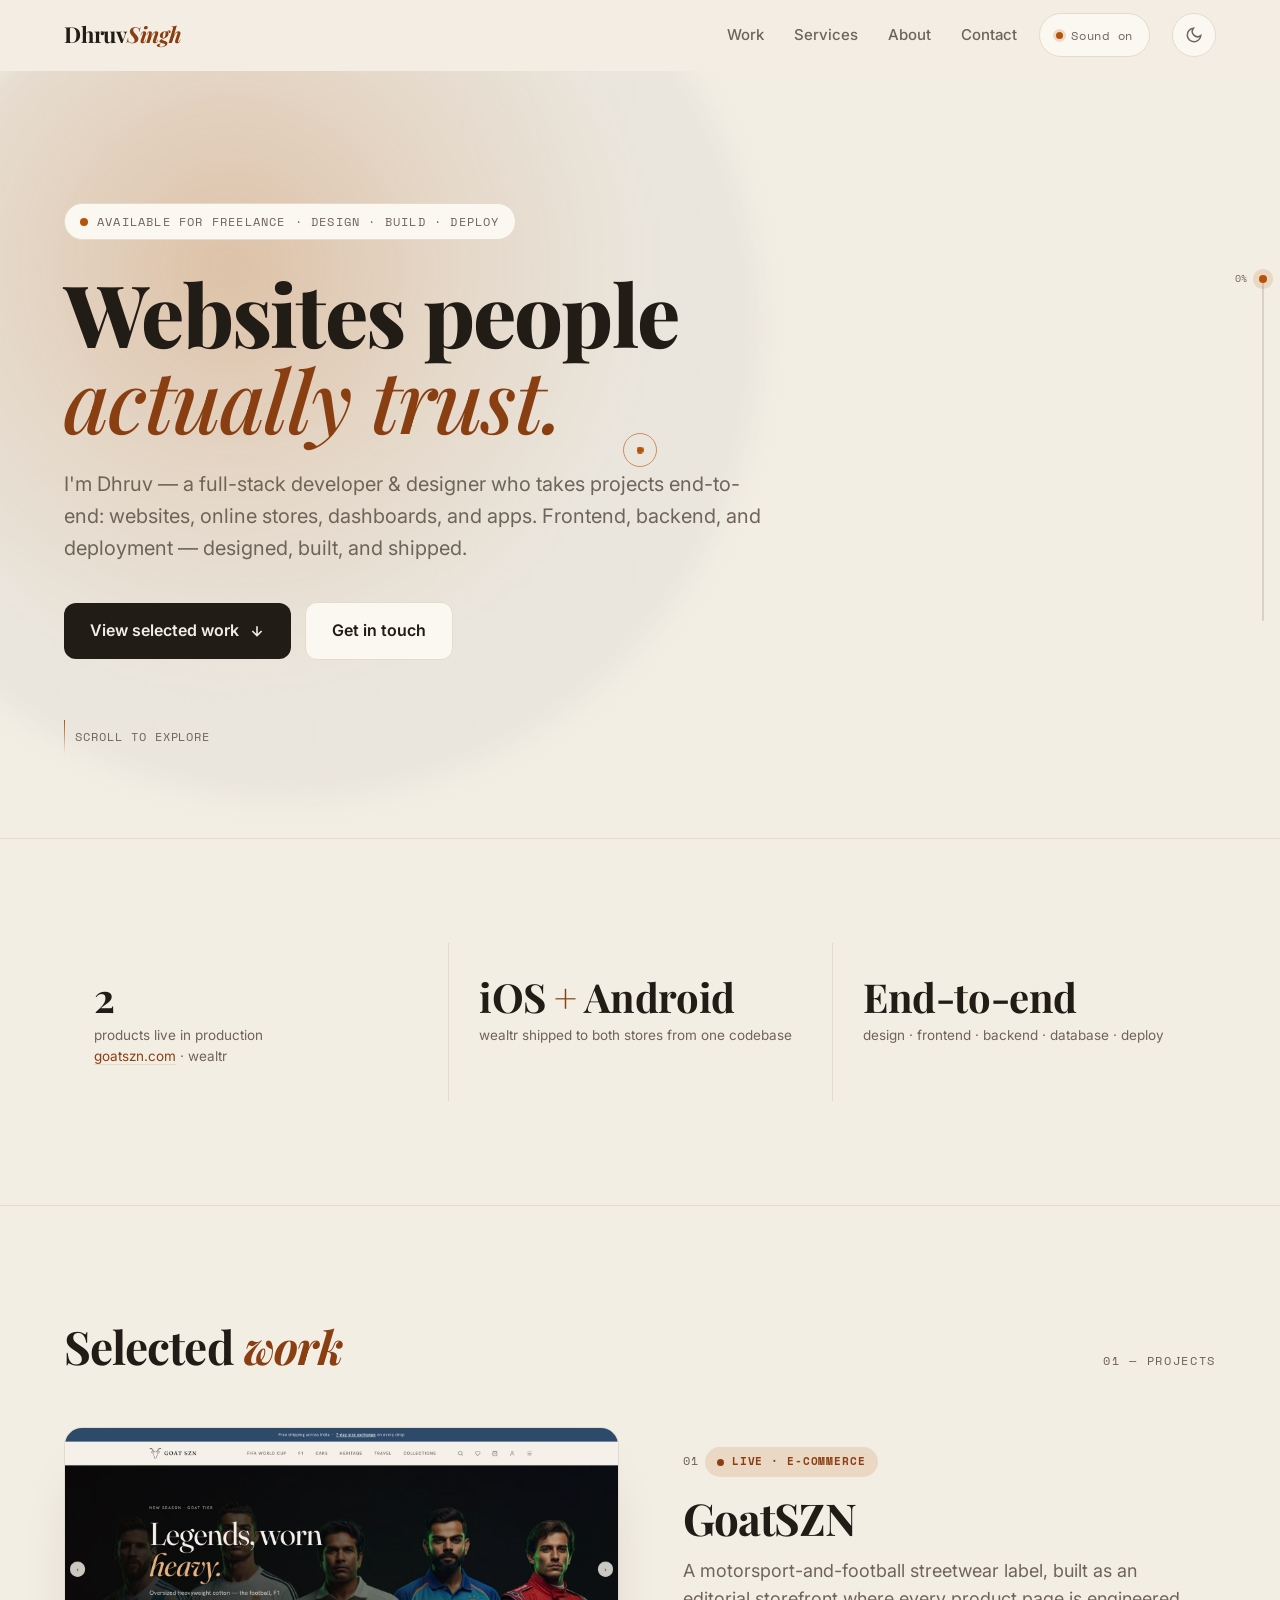
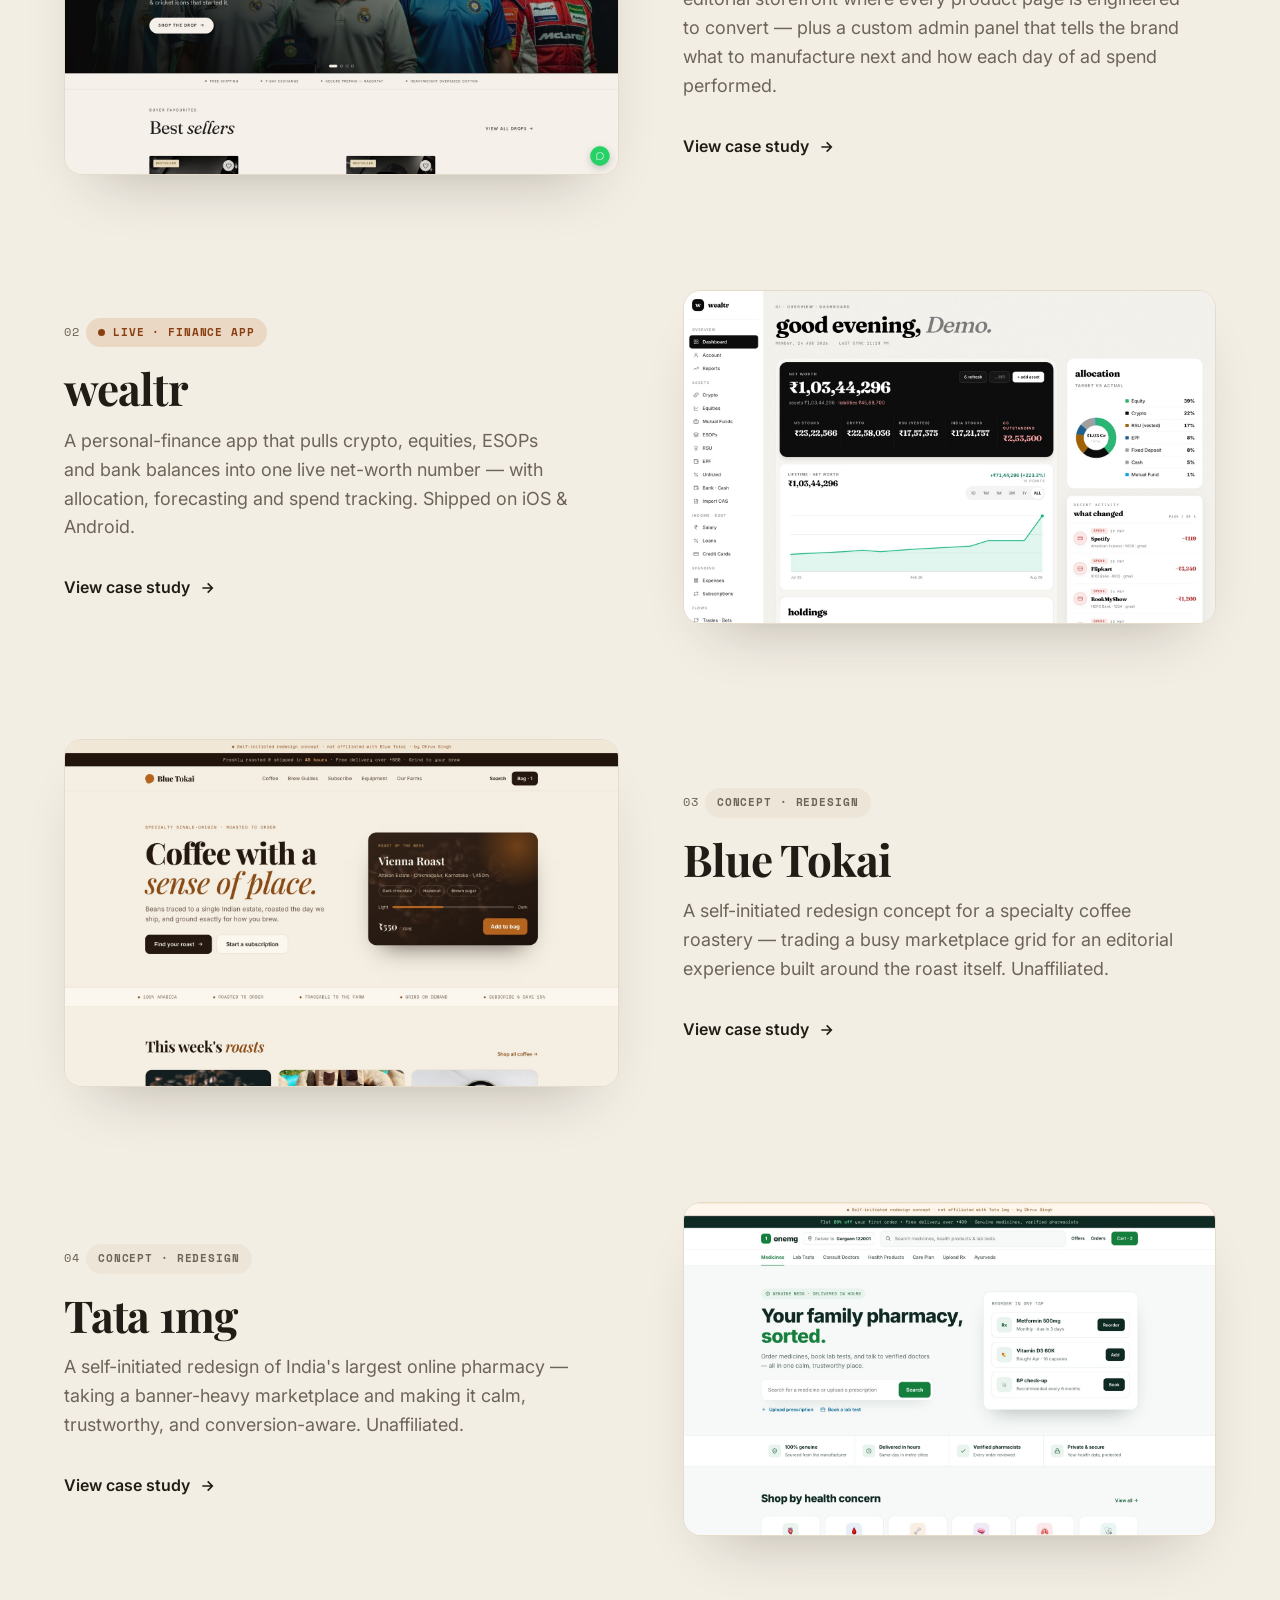
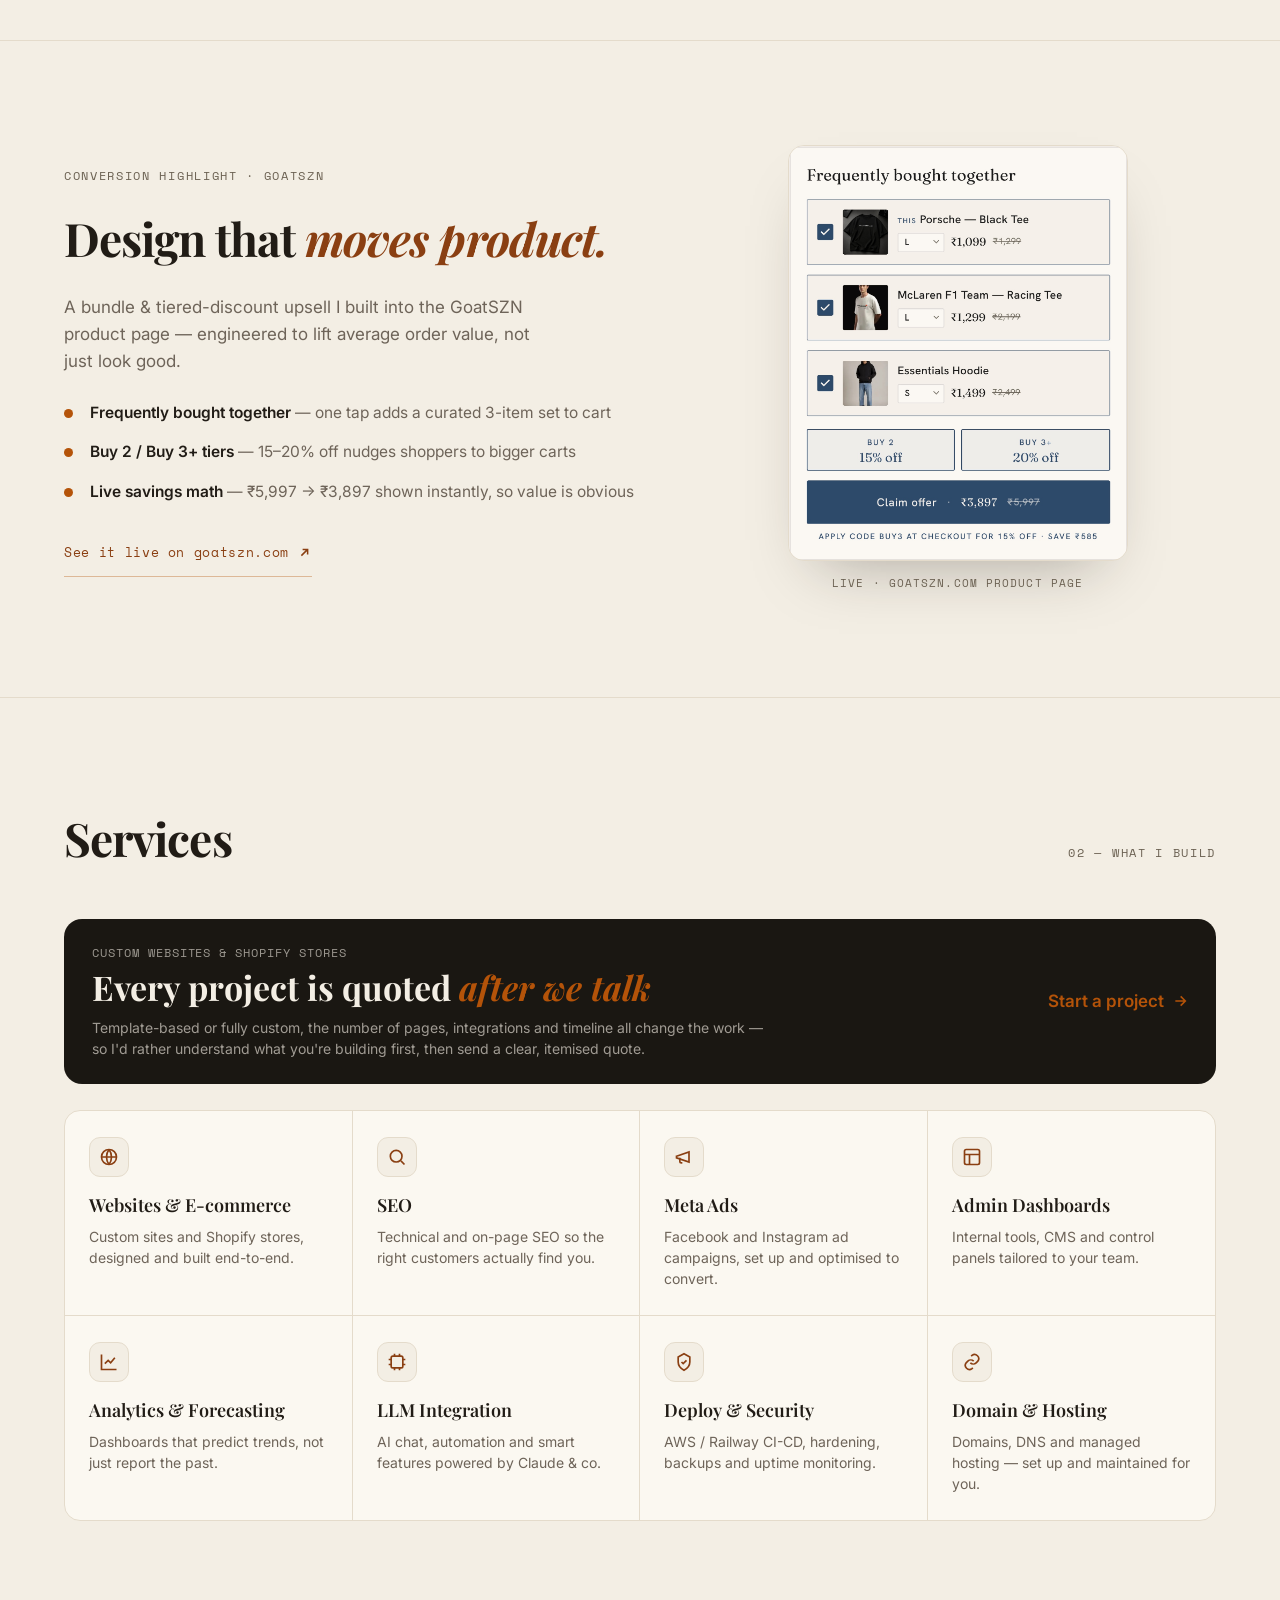
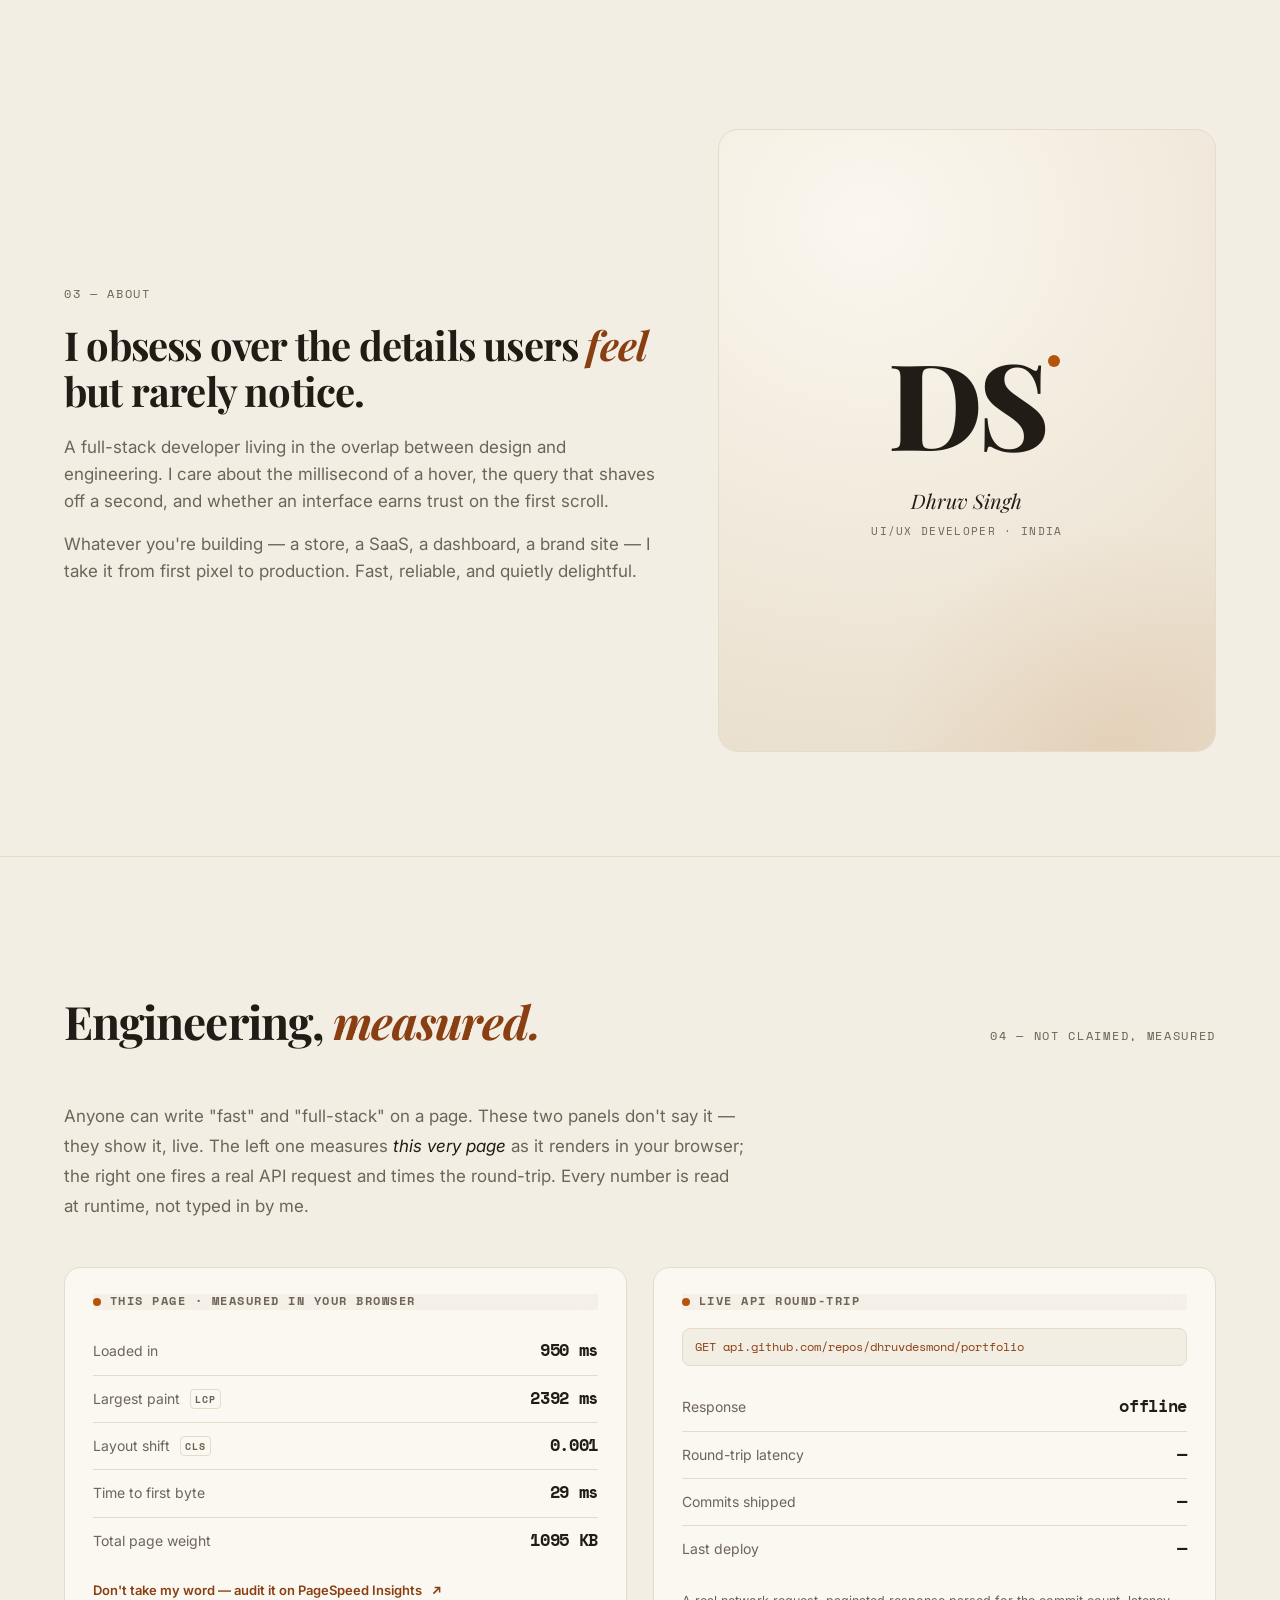
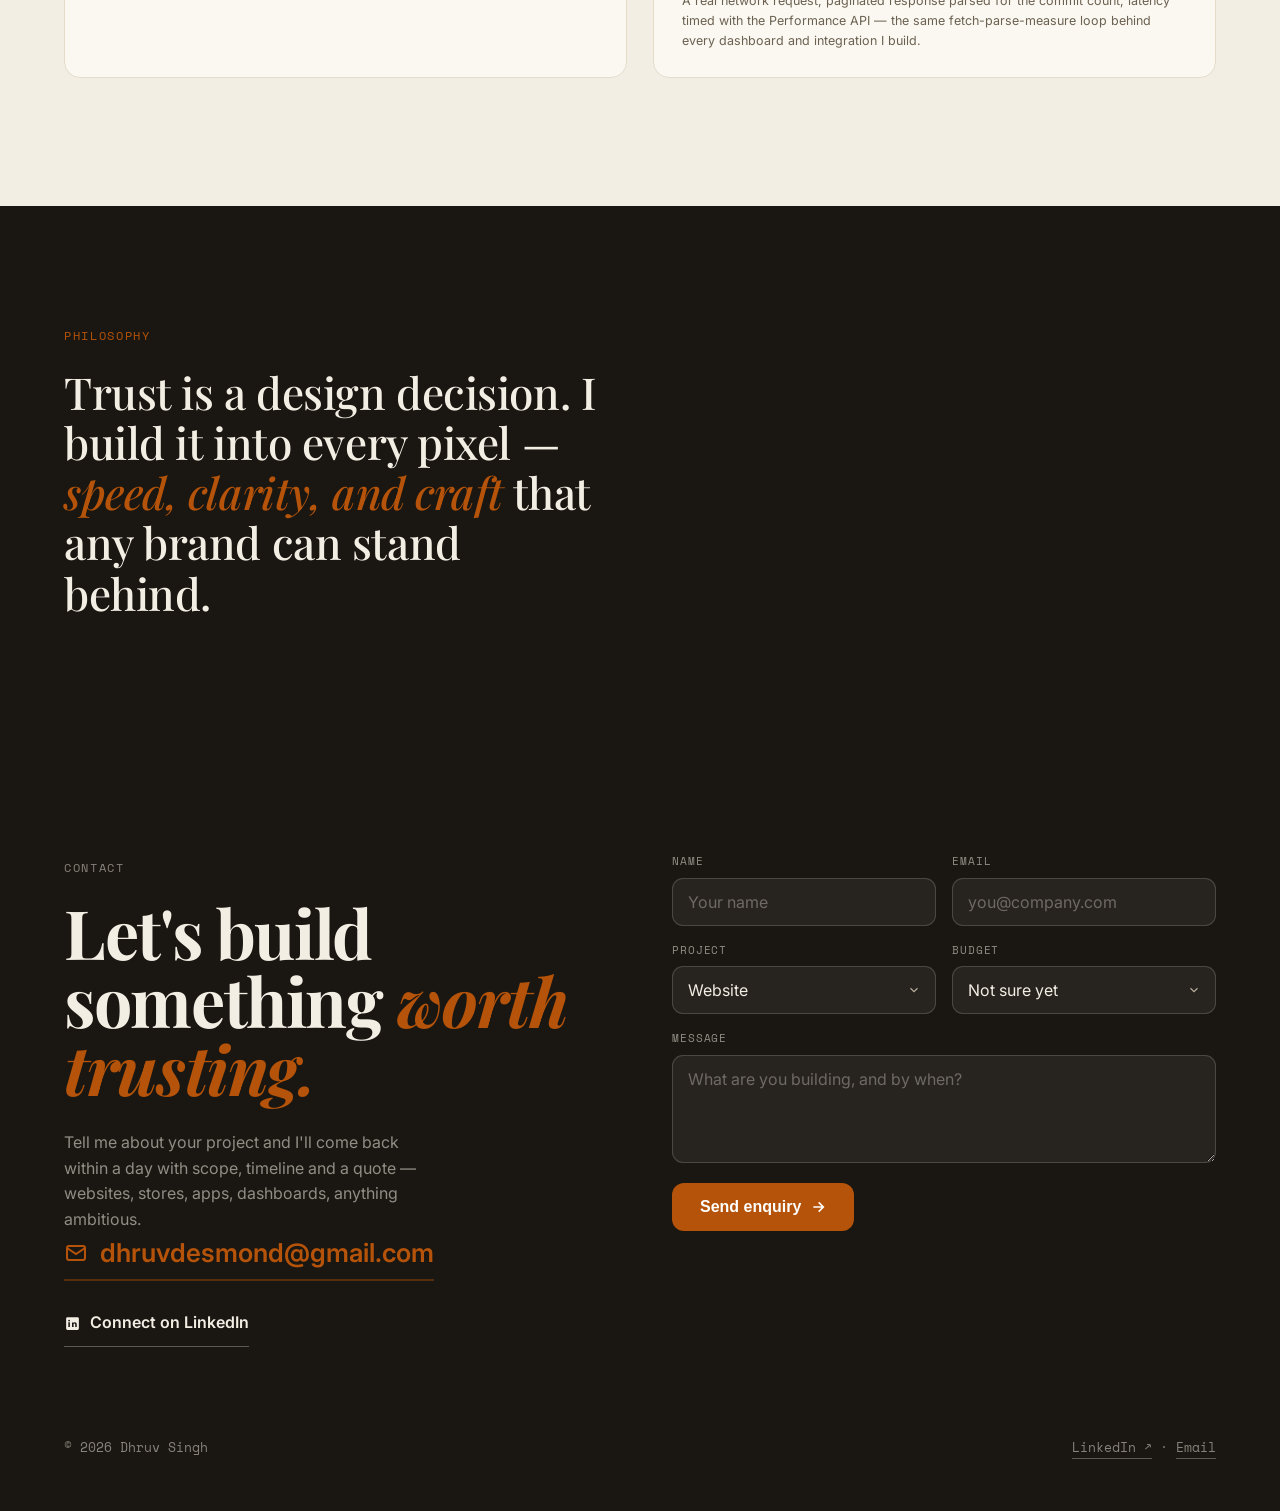
<file: index.html>
<!doctype html>
<html lang="en">
<head>
<meta charset="utf-8" />
<meta name="viewport" content="width=device-width, initial-scale=1" />
<title>Dhruv Singh — Full-Stack Developer &amp; Designer</title>
<meta name="description" content="Freelance full-stack developer & designer — websites, online stores, dashboards and apps, designed, built and deployed end-to-end." />
<link rel="icon" type="image/svg+xml" href="assets/favicon.svg" />
<link rel="preconnect" href="https://fonts.googleapis.com" />
<link rel="preconnect" href="https://fonts.gstatic.com" crossorigin />
<link href="https://fonts.googleapis.com/css2?family=Playfair+Display:ital,wght@0,500;0,600;0,700;0,800;1,500;1,600&family=Inter:wght@400;500;600;700&family=Space+Mono:wght@400;700&display=swap" rel="stylesheet" />
<script>(function(){var t='light';try{t=localStorage.getItem('theme')||'light';}catch(e){}document.documentElement.setAttribute('data-theme',t);})();</script>
<link rel="stylesheet" href="styles.css?v=5" />
</head>
<body>
  <canvas id="trail"></canvas>
  <div id="dot" class="cur" aria-hidden="true"></div>
  <div id="ring" class="cur" aria-hidden="true"></div>

  <header id="hdr"><div class="wrap"><nav>
    <a class="brand" href="#top">Dhruv <em>Singh</em></a>
    <div class="nav-right">
      <div class="navlinks" id="navlinks">
        <a href="#work">Work</a><a href="#services">Services</a><a href="#about">About</a><a href="#contact">Contact</a>
      </div>
      <button class="sound-toggle on" id="sound" aria-pressed="true"><span class="dotled"></span><span id="sound-label">Sound on</span></button>
      <button class="theme-toggle" id="theme" aria-label="Switch to dark mode"><svg class="ic-moon" width="18" height="18" viewBox="0 0 24 24" fill="none" stroke="currentColor" stroke-width="2"><path d="M21 12.8A9 9 0 1 1 11.2 3a7 7 0 0 0 9.8 9.8z"/></svg><svg class="ic-sun" width="18" height="18" viewBox="0 0 24 24" fill="none" stroke="currentColor" stroke-width="2"><circle cx="12" cy="12" r="4"/><path d="M12 2v2M12 20v2M4 12H2M22 12h-2M5 5l1.4 1.4M17.6 17.6L19 19M19 5l-1.4 1.4M6.4 17.6L5 19"/></svg></button>
      <button class="menu-btn" id="menuBtn" aria-label="Open menu" aria-expanded="false">
        <span></span><span></span><span></span>
      </button>
    </div>
  </nav></div></header>

  <main id="top">
    <!-- HERO -->
    <section class="hero"><div class="hero-glow" aria-hidden="true"></div><div class="wrap">
      <span class="eyebrow reveal"><span class="pulse"></span> Available for freelance<span class="sm-hide"> · Design · Build · Deploy</span></span>
      <h1 class="reveal">Websites people <em>actually trust.</em></h1>
      <p class="lead reveal">I'm Dhruv — a full-stack developer &amp; designer who takes projects end-to-end: websites, online stores, dashboards, and apps. Frontend, backend, and deployment — designed, built, and shipped.</p>
      <div class="cta-row reveal">
        <a href="#work" class="btn btn-primary" data-mag>View selected work
          <svg width="16" height="16" viewBox="0 0 24 24" fill="none" stroke="currentColor" stroke-width="2.4"><path d="M12 5v14M5 12l7 7 7-7"/></svg></a>
        <a href="#contact" class="btn btn-ghost" data-mag>Get in touch</a>
      </div>
      <div class="scrollcue reveal"><span class="bar"></span> SCROLL TO EXPLORE</div>
    </div></section>

    <!-- PROOF STRIP — verifiable facts only -->
    <section class="proof"><div class="wrap proof-row">
      <div class="proof-item reveal"><span class="proof-n">2</span><span class="proof-l">products live in production<br><a href="https://www.goatszn.com" target="_blank" rel="noopener">goatszn.com</a> · wealtr</span></div>
      <div class="proof-item reveal"><span class="proof-n">iOS <i>+</i> Android</span><span class="proof-l">wealtr shipped to both stores from one codebase</span></div>
      <div class="proof-item reveal"><span class="proof-n">End&#8209;to&#8209;end</span><span class="proof-l">design · frontend · backend · database · deploy</span></div>
    </div></section>

    <!-- WORK -->
    <section id="work"><div class="wrap">
      <div class="sec-head">
        <h2 class="sec-title reveal">Selected <em>work</em></h2>
        <span class="eyebrow-label reveal">01 — Projects</span>
      </div>
      <div class="features">
        <article class="feature">
          <a class="feature-img reveal" href="case-goatszn.html" aria-label="GoatSZN case study">
            <img src="assets/goatszn-card.jpg" width="1600" height="1000" loading="lazy"
                 alt="GoatSZN e-commerce homepage — editorial 'Legends, worn heavy' hero over a lineup of sports icons" />
          </a>
          <div class="feature-text reveal">
            <span class="feature-num">01</span>
            <span class="feature-tag live"><span class="dotled" style="width:7px;height:7px;border-radius:50%;background:currentColor"></span> Live · E-commerce</span>
            <h3>GoatSZN</h3>
            <p>A motorsport-and-football streetwear label, built as an editorial storefront where every product page is engineered to convert — plus a custom admin panel that tells the brand what to manufacture next and how each day of ad spend performed.</p>
            <a class="feature-link" href="case-goatszn.html" data-mag>View case study
              <svg width="16" height="16" viewBox="0 0 24 24" fill="none" stroke="currentColor" stroke-width="2.4"><path d="M5 12h14M13 5l7 7-7 7"/></svg></a>
          </div>
        </article>
        <article class="feature reverse">
          <a class="feature-img reveal" href="case-wealtr.html" aria-label="wealtr case study">
            <img src="assets/wealtr-card.jpg" width="1600" height="1000" loading="lazy"
                 alt="wealtr dashboard — net-worth overview with allocation donut, lifetime chart and recent activity feed" />
          </a>
          <div class="feature-text reveal">
            <span class="feature-num">02</span>
            <span class="feature-tag live"><span class="dotled" style="width:7px;height:7px;border-radius:50%;background:currentColor"></span> Live · Finance app</span>
            <h3>wealtr</h3>
            <p>A personal-finance app that pulls crypto, equities, ESOPs and bank balances into one live net-worth number — with allocation, forecasting and spend tracking. Shipped on iOS &amp; Android.</p>
            <a class="feature-link" href="case-wealtr.html" data-mag>View case study
              <svg width="16" height="16" viewBox="0 0 24 24" fill="none" stroke="currentColor" stroke-width="2.4"><path d="M5 12h14M13 5l7 7-7 7"/></svg></a>
          </div>
        </article>
        <article class="feature">
          <a class="feature-img reveal" href="case-bluetokai.html" aria-label="Blue Tokai coffee redesign concept">
            <img src="assets/after-bluetokai.jpg" width="1600" height="1000" loading="lazy"
                 alt="Blue Tokai redesign concept — editorial 'Coffee with a sense of place' hero with a roast-of-the-week card" />
          </a>
          <div class="feature-text reveal">
            <span class="feature-num">03</span>
            <span class="feature-tag concept">Concept · Redesign</span>
            <h3>Blue Tokai</h3>
            <p>A self-initiated redesign concept for a specialty coffee roastery — trading a busy marketplace grid for an editorial experience built around the roast itself. Unaffiliated.</p>
            <a class="feature-link" href="case-bluetokai.html" data-mag>View case study
              <svg width="16" height="16" viewBox="0 0 24 24" fill="none" stroke="currentColor" stroke-width="2.4"><path d="M5 12h14M13 5l7 7-7 7"/></svg></a>
          </div>
        </article>
        <article class="feature reverse">
          <a class="feature-img reveal" href="case-1mg.html" aria-label="Tata 1mg redesign concept">
            <img src="assets/after-1mg.jpg" width="1600" height="1000" loading="lazy"
                 alt="Tata 1mg redesign concept — calm clinical pharmacy homepage with search hero and one-tap reorder" />
          </a>
          <div class="feature-text reveal">
            <span class="feature-num">04</span>
            <span class="feature-tag concept">Concept · Redesign</span>
            <h3>Tata 1mg</h3>
            <p>A self-initiated redesign of India's largest online pharmacy — taking a banner-heavy marketplace and making it calm, trustworthy, and conversion-aware. Unaffiliated.</p>
            <a class="feature-link" href="case-1mg.html" data-mag>View case study
              <svg width="16" height="16" viewBox="0 0 24 24" fill="none" stroke="currentColor" stroke-width="2.4"><path d="M5 12h14M13 5l7 7-7 7"/></svg></a>
          </div>
        </article>
      </div>
    </div></section>

    <!-- CONVERSION HIGHLIGHT -->
    <section id="convert" class="convert"><div class="wrap convert-grid">
      <div class="convert-copy reveal">
        <span class="eyebrow-label">Conversion highlight · GoatSZN</span>
        <h2 class="sec-title">Design that <em>moves product.</em></h2>
        <p class="convert-lead">A bundle &amp; tiered-discount upsell I built into the GoatSZN product page — engineered to lift average order value, not just look good.</p>
        <ul class="wins">
          <li><span>Frequently bought together</span> — one tap adds a curated 3-item set to cart</li>
          <li><span>Buy&nbsp;2 / Buy&nbsp;3+ tiers</span> — 15–20% off nudges shoppers to bigger carts</li>
          <li><span>Live savings math</span> — ₹5,997 → ₹3,897 shown instantly, so value is obvious</li>
        </ul>
        <a href="https://www.goatszn.com/products/porsche-black-tee" class="convert-link" data-mag target="_blank" rel="noopener">See it live on goatszn.com
          <svg width="15" height="15" viewBox="0 0 24 24" fill="none" stroke="currentColor" stroke-width="2.4"><path d="M7 17 17 7M9 7h8v8"/></svg></a>
      </div>
      <figure class="convert-shot reveal">
        <img src="assets/goatszn-bundle.jpg" width="1260" height="1545" loading="lazy"
             alt="GoatSZN 'Frequently bought together' bundle — three checkbox-selected products with Buy 2 15% off and Buy 3+ 20% off tiers and a Claim offer button showing ₹3,897 down from ₹5,997" />
        <figcaption>Live · goatszn.com product page</figcaption>
      </figure>
    </div></section>

    <!-- SERVICES -->
    <section id="services" class="services">
      <div class="wrap">
        <div class="sec-head">
          <h2 class="sec-title reveal">Services</h2>
          <span class="eyebrow-label reveal">02 — What I build</span>
        </div>
        <a class="scope-banner reveal" href="#contact" data-mag data-dark aria-label="Every project is quoted after we talk through scope — start a project">
          <div class="sb-copy">
            <span class="sb-label">Custom websites &amp; Shopify stores</span>
            <span class="sb-line">Every project is quoted <em>after we talk</em></span>
            <span class="sb-note">Template-based or fully custom, the number of pages, integrations and timeline all change the work — so I'd rather understand what you're building first, then send a clear, itemised quote.</span>
          </div>
          <span class="sb-cta">Start a project
            <svg width="16" height="16" viewBox="0 0 24 24" fill="none" stroke="currentColor" stroke-width="2.4"><path d="M5 12h14M13 5l7 7-7 7"/></svg></span>
        </a>
        <div class="svc-grid">
          <div class="svc reveal"><div class="ic"><svg width="20" height="20" viewBox="0 0 24 24" fill="none" stroke="currentColor" stroke-width="2"><circle cx="12" cy="12" r="9"/><path d="M3 12h18M12 3a15 15 0 010 18M12 3a15 15 0 000 18"/></svg></div>
            <h4>Websites &amp; E-commerce</h4><p>Custom sites and Shopify stores, designed and built end-to-end.</p></div>
          <div class="svc reveal"><div class="ic"><svg width="20" height="20" viewBox="0 0 24 24" fill="none" stroke="currentColor" stroke-width="2"><circle cx="11" cy="11" r="7"/><path d="m21 21-4.3-4.3"/></svg></div>
            <h4>SEO</h4><p>Technical and on-page SEO so the right customers actually find you.</p></div>
          <div class="svc reveal"><div class="ic"><svg width="20" height="20" viewBox="0 0 24 24" fill="none" stroke="currentColor" stroke-width="2"><path d="M3 11l15-5v12L3 13z"/><path d="M7 13v4a2 2 0 002 2h1"/></svg></div>
            <h4>Meta Ads</h4><p>Facebook and Instagram ad campaigns, set up and optimised to convert.</p></div>
          <div class="svc reveal"><div class="ic"><svg width="20" height="20" viewBox="0 0 24 24" fill="none" stroke="currentColor" stroke-width="2"><rect x="3" y="3" width="18" height="18" rx="2"/><path d="M3 9h18M9 21V9"/></svg></div>
            <h4>Admin Dashboards</h4><p>Internal tools, CMS and control panels tailored to your team.</p></div>
          <div class="svc reveal"><div class="ic"><svg width="20" height="20" viewBox="0 0 24 24" fill="none" stroke="currentColor" stroke-width="2"><path d="M3 3v18h18"/><path d="M7 14l4-4 3 3 5-6"/></svg></div>
            <h4>Analytics &amp; Forecasting</h4><p>Dashboards that predict trends, not just report the past.</p></div>
          <div class="svc reveal"><div class="ic"><svg width="20" height="20" viewBox="0 0 24 24" fill="none" stroke="currentColor" stroke-width="2"><rect x="5" y="5" width="14" height="14" rx="2"/><path d="M9 2v3M15 2v3M9 19v3M15 19v3M2 9h3M2 15h3M19 9h3M19 15h3"/></svg></div>
            <h4>LLM Integration</h4><p>AI chat, automation and smart features powered by Claude &amp; co.</p></div>
          <div class="svc reveal"><div class="ic"><svg width="20" height="20" viewBox="0 0 24 24" fill="none" stroke="currentColor" stroke-width="2"><path d="M12 2l7 4v6c0 5-3.5 8-7 10-3.5-2-7-5-7-10V6z"/><path d="M9 12l2 2 4-4"/></svg></div>
            <h4>Deploy &amp; Security</h4><p>AWS / Railway CI-CD, hardening, backups and uptime monitoring.</p></div>
          <div class="svc reveal"><div class="ic"><svg width="20" height="20" viewBox="0 0 24 24" fill="none" stroke="currentColor" stroke-width="2"><path d="M10 13a5 5 0 007 0l2-2a5 5 0 00-7-7l-1 1"/><path d="M14 11a5 5 0 00-7 0l-2 2a5 5 0 007 7l1-1"/></svg></div>
            <h4>Domain &amp; Hosting</h4><p>Domains, DNS and managed hosting — set up and maintained for you.</p></div>
        </div>
      </div>
    </section>

    <!-- ABOUT -->
    <section id="about" class="about"><div class="wrap about-grid">
      <div class="reveal">
        <span class="eyebrow-label">03 — About</span>
        <h2>I obsess over the details users <em>feel</em> but rarely notice.</h2>
        <p>A full-stack developer living in the overlap between design and engineering. I care about the millisecond of a hover, the query that shaves off a second, and whether an interface earns trust on the first scroll.</p>
        <p>Whatever you're building — a store, a SaaS, a dashboard, a brand site — I take it from first pixel to production. Fast, reliable, and quietly delightful.</p>
      </div>
      <div class="portrait reveal">
        <div class="mono-mark">
          <span class="mm-initials">DS<i></i></span>
          <span class="mm-name">Dhruv Singh</span>
          <span class="mm-role">UI/UX Developer · India</span>
        </div>
      </div>
    </div></section>

    <!-- ENGINEERING, MEASURED — live numbers, nothing hard-coded -->
    <section id="engineering" class="eng"><div class="wrap">
      <div class="sec-head">
        <h2 class="sec-title reveal">Engineering, <em>measured.</em></h2>
        <span class="eyebrow-label reveal">04 — Not claimed, measured</span>
      </div>
      <p class="eng-intro reveal">Anyone can write "fast" and "full-stack" on a page. These two panels don't say it — they show it, live. The left one measures <em>this very page</em> as it renders in your browser; the right one fires a real API request and times the round-trip. Every number is read at runtime, not typed in by me.</p>
      <div class="eng-grid">
        <article class="eng-card reveal" aria-live="polite">
          <header class="eng-card-h"><span class="eng-dot"></span> This page · measured in your browser</header>
          <ul class="eng-stats">
            <li><span class="eng-k">Loaded in</span><span class="eng-v" id="m-load">measuring…</span></li>
            <li><span class="eng-k"><span class="eng-name">Largest paint</span> <span class="eng-sub">LCP</span></span><span class="eng-v" id="m-lcp">measuring…</span></li>
            <li><span class="eng-k"><span class="eng-name">Layout shift</span> <span class="eng-sub">CLS</span></span><span class="eng-v" id="m-cls">measuring…</span></li>
            <li><span class="eng-k">Time to first byte</span><span class="eng-v" id="m-ttfb">measuring…</span></li>
            <li><span class="eng-k">Total page weight</span><span class="eng-v" id="m-weight">measuring…</span></li>
          </ul>
          <a class="eng-verify" href="https://pagespeed.web.dev/analysis?url=https%3A%2F%2Fdhruvdesmond.github.io%2Fportfolio%2F" target="_blank" rel="noopener" data-mag>Don't take my word — audit it on PageSpeed Insights
            <svg width="15" height="15" viewBox="0 0 24 24" fill="none" stroke="currentColor" stroke-width="2.4"><path d="M7 17 17 7M9 7h8v8"/></svg></a>
        </article>
        <article class="eng-card reveal" aria-live="polite">
          <header class="eng-card-h"><span class="eng-dot"></span> Live API round-trip</header>
          <code class="eng-req">GET api.github.com/repos/dhruvdesmond/portfolio</code>
          <ul class="eng-stats">
            <li><span class="eng-k">Response</span><span class="eng-v" id="a-status">requesting…</span></li>
            <li><span class="eng-k">Round-trip latency</span><span class="eng-v" id="a-ms">—</span></li>
            <li><span class="eng-k">Commits shipped</span><span class="eng-v" id="a-commits">—</span></li>
            <li><span class="eng-k">Last deploy</span><span class="eng-v" id="a-push">—</span></li>
          </ul>
          <p class="eng-note">A real network request, paginated response parsed for the commit count, latency timed with the Performance API — the same fetch-parse-measure loop behind every dashboard and integration I build.</p>
        </article>
      </div>
    </div></section>
  </main>

  <!-- PHILOSOPHY (dark — cursor trail turns cream here) -->
  <section class="statement" data-dark><div class="wrap">
    <p class="statement-kicker reveal">Philosophy</p>
    <p class="statement-big reveal">Trust is a design decision. I build it into every pixel — <em>speed, clarity, and craft</em> that any brand can stand behind.</p>
  </div></section>

  <!--
    ============================================================================
    TESTIMONIALS — READY TO GO LIVE, INTENTIONALLY LEFT COMMENTED OUT.
    Drop in REAL quotes only. Fabricated testimonials on a commercial site are
    unlawful (India CCPA fake-review guidelines 2022; US FTC endorsement rules)
    and one prospect quoting a review that never happened ends the deal. The
    moment you finish your next project, ask the client for two lines + their
    name/role/company, paste below, and delete this comment wrapper.
    ============================================================================
  <section id="voices" class="voices"><div class="wrap">
    <div class="sec-head">
      <h2 class="sec-title reveal">In their <em>words.</em></h2>
      <span class="eyebrow-label reveal">05 — Clients</span>
    </div>
    <div class="voices-grid">
      <figure class="voice reveal">
        <blockquote>[REAL QUOTE — e.g. "He rebuilt our storefront in two weeks and our add-to-cart rate jumped. He owns the whole thing, design to deploy, so there's no back-and-forth."]</blockquote>
        <figcaption><span class="v-name">[Client name]</span><span class="v-role">[Role, Company]</span></figcaption>
      </figure>
      <figure class="voice reveal">
        <blockquote>[REAL QUOTE — a line about reliability, speed, or how you handled the backend/data.]</blockquote>
        <figcaption><span class="v-name">[Client name]</span><span class="v-role">[Role, Company]</span></figcaption>
      </figure>
      <figure class="voice reveal">
        <blockquote>[REAL QUOTE — a line about the working relationship or the result.]</blockquote>
        <figcaption><span class="v-name">[Client name]</span><span class="v-role">[Role, Company]</span></figcaption>
      </figure>
    </div>
  </div></section>
  -->

  <!-- CONTACT (dark) -->
  <section id="contact" class="contact" data-dark><div class="wrap">
    <div class="contact-grid">
      <div>
        <span class="eyebrow-label" style="color:rgba(243,238,228,.5)">Contact</span>
        <h2 style="margin-top:18px">Let's build something <em>worth trusting.</em></h2>
        <p class="sub" style="max-width:36ch">Tell me about your project and I'll come back within a day with scope, timeline and a quote — websites, stores, apps, dashboards, anything ambitious.</p>
        <a class="mailto" href="mailto:dhruvdesmond@gmail.com" data-mag>
          <svg width="24" height="24" viewBox="0 0 24 24" fill="none" stroke="currentColor" stroke-width="2"><rect x="3" y="5" width="18" height="14" rx="2"/><path d="m3 7 9 6 9-6"/></svg>
          dhruvdesmond@gmail.com</a>
        <p class="socials"><a href="https://www.linkedin.com/in/dhruv-singh-nunia/" target="_blank" rel="noopener" data-mag>
          <svg width="17" height="17" viewBox="0 0 24 24" fill="currentColor"><path d="M19 3a2 2 0 012 2v14a2 2 0 01-2 2H5a2 2 0 01-2-2V5a2 2 0 012-2h14zM8.34 17V10.2H6.1V17h2.24zM7.22 9.24a1.3 1.3 0 100-2.6 1.3 1.3 0 000 2.6zM18 17v-3.73c0-2-1.07-2.93-2.5-2.93-1.15 0-1.66.63-1.95 1.08v-.92H11.3V17h2.24v-3.78c0-.2.01-.4.07-.54.16-.4.52-.81 1.13-.81.8 0 1.12.6 1.12 1.5V17H18z"/></svg>
          Connect on LinkedIn</a></p>
      </div>
      <form class="lead-form" id="leadForm" action="https://formsubmit.co/ajax/844f13f1818e6edbf0aa4e19f4ba64d4" method="POST" novalidate>
        <input type="hidden" name="_subject" value="New project enquiry — portfolio" />
        <input type="hidden" name="_captcha" value="false" />
        <input type="hidden" name="_template" value="table" />
        <input type="text" name="_honey" tabindex="-1" autocomplete="off" aria-hidden="true" style="position:absolute;left:-9999px" />
        <div class="lf-row">
          <label>Name<input type="text" name="name" required autocomplete="name" placeholder="Your name" /></label>
          <label>Email<input type="email" name="email" required autocomplete="email" placeholder="you@company.com" /></label>
        </div>
        <div class="lf-row">
          <label>Project<select name="project">
            <option>Website</option><option>E-commerce / Shopify</option><option>Web app</option>
            <option>Dashboard / admin</option><option>Redesign</option><option>Something else</option>
          </select></label>
          <label>Budget<select name="budget">
            <option>Not sure yet</option><option>Under ₹20k / $250</option><option>₹20k–₹1L / $250–1k</option>
            <option>₹1L–₹4L / $1k–5k</option><option>₹4L+ / $5k+</option>
          </select></label>
        </div>
        <label>Message<textarea name="message" rows="4" required placeholder="What are you building, and by when?"></textarea></label>
        <button type="submit" class="lf-submit" data-mag>Send enquiry
          <svg width="16" height="16" viewBox="0 0 24 24" fill="none" stroke="currentColor" stroke-width="2.4"><path d="M5 12h14M13 5l7 7-7 7"/></svg></button>
        <p class="lf-status" role="status" aria-live="polite"></p>
      </form>
    </div>
  </div></section>

  <footer><div class="wrap"><span>© 2026 Dhruv Singh</span><span><a href="https://www.linkedin.com/in/dhruv-singh-nunia/" target="_blank" rel="noopener">LinkedIn ↗</a> · <a href="mailto:dhruvdesmond@gmail.com">Email</a></span></div></footer>

  <script src="script.js?v=5"></script>
</body>
</html>
</file>
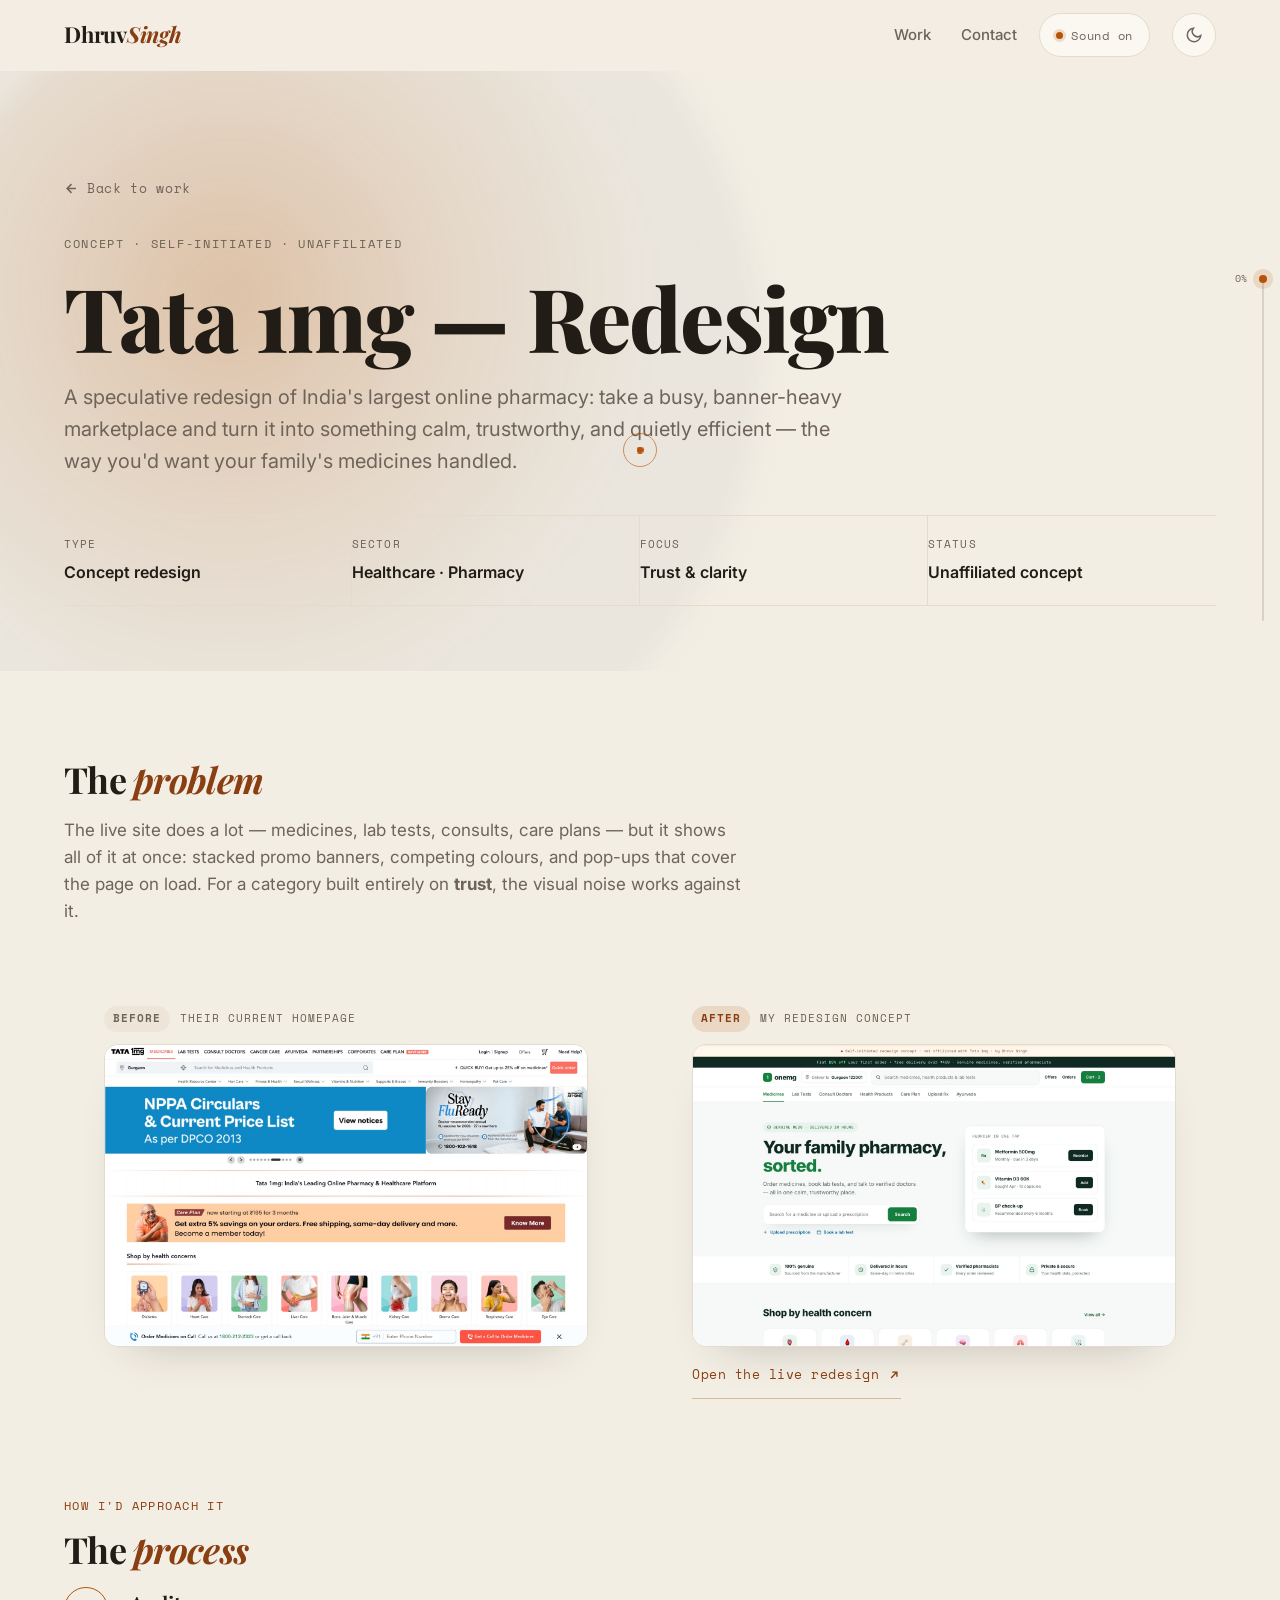
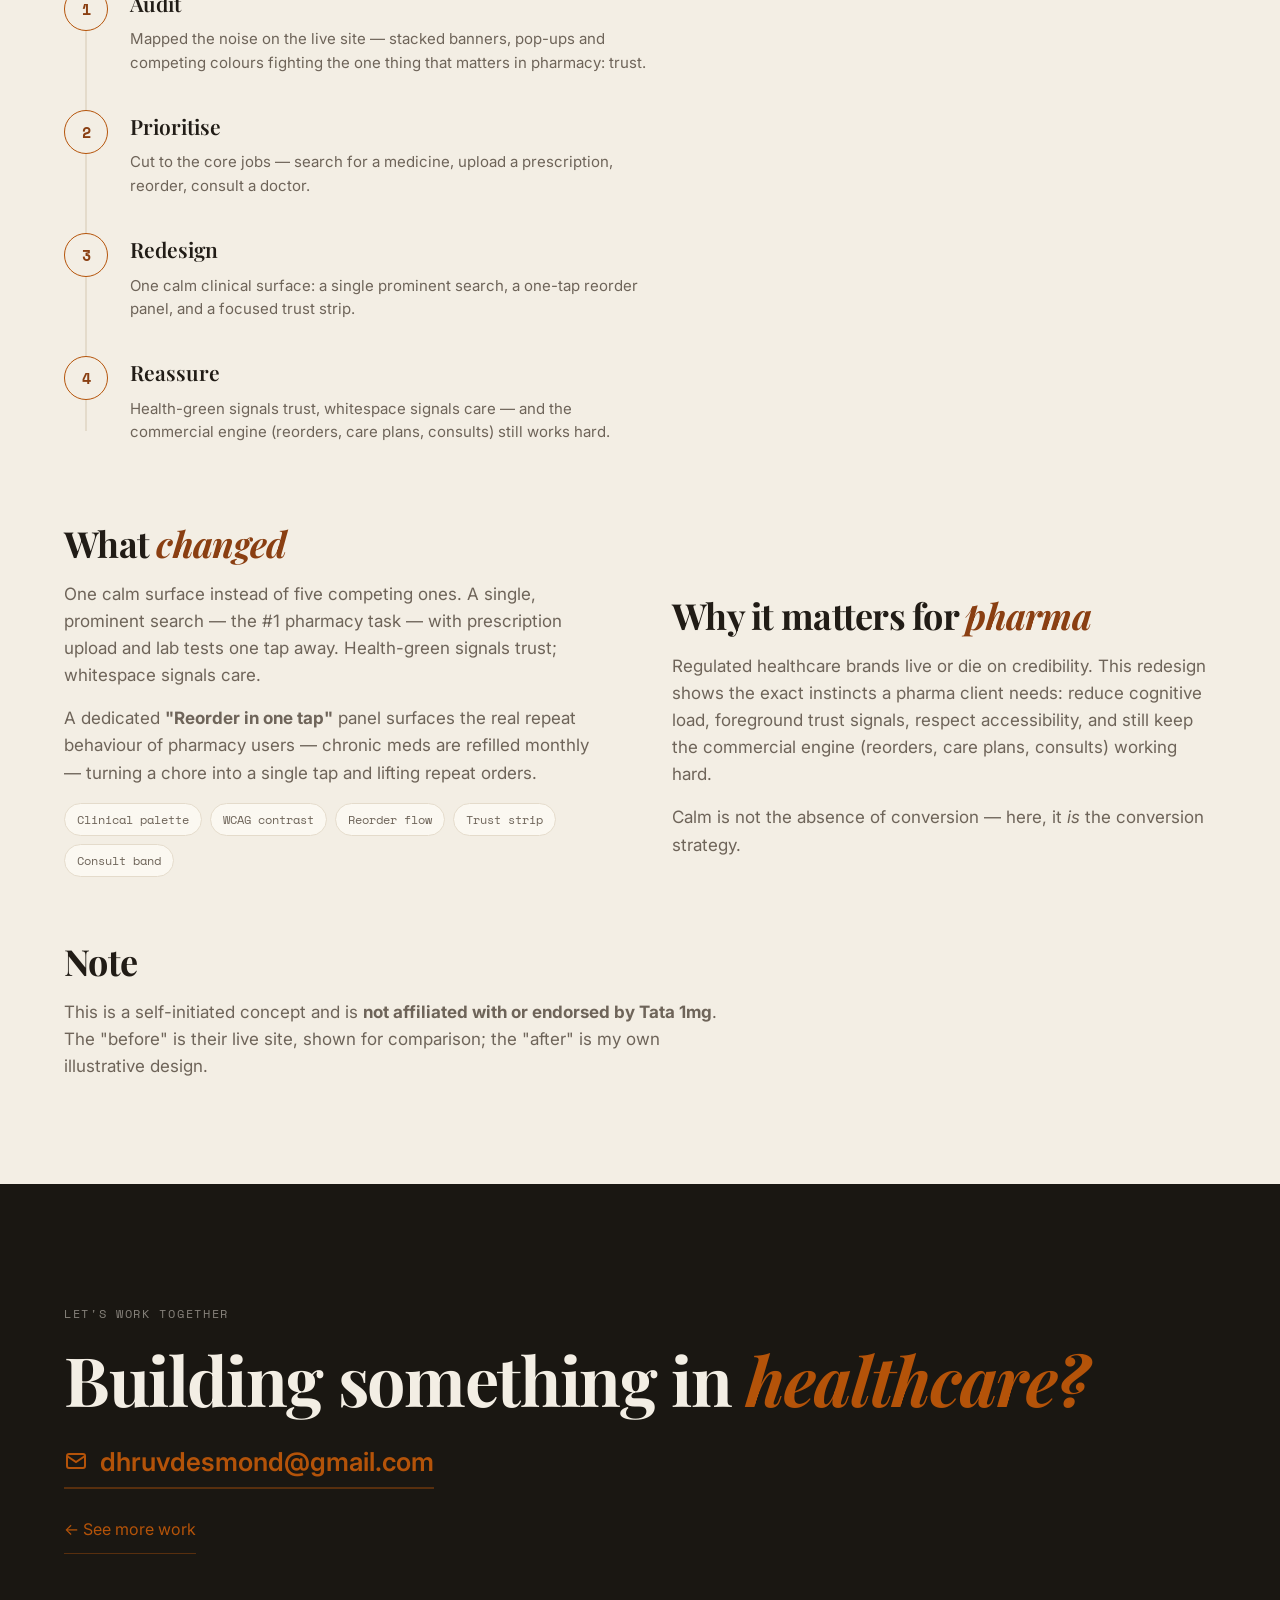
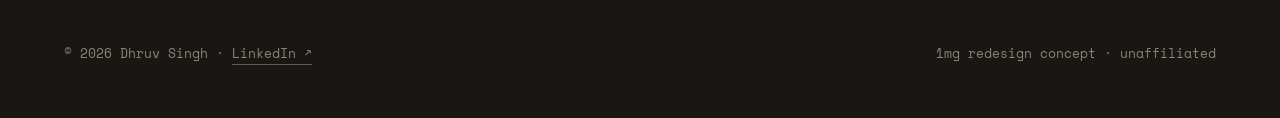
<file: case-1mg.html>
<!doctype html>
<html lang="en">
<head>
<meta charset="utf-8" />
<meta name="viewport" content="width=device-width, initial-scale=1" />
<title>Tata 1mg — Redesign Concept · Dhruv Singh</title>
<meta name="description" content="A self-initiated, unaffiliated redesign concept for an online pharmacy — calmer, more trustworthy, conversion-aware." />
<link rel="icon" type="image/svg+xml" href="assets/favicon.svg" />
<link rel="preconnect" href="https://fonts.googleapis.com" />
<link rel="preconnect" href="https://fonts.gstatic.com" crossorigin />
<link href="https://fonts.googleapis.com/css2?family=Playfair+Display:ital,wght@0,500;0,600;0,700;0,800;1,500;1,600&family=Inter:wght@400;500;600;700&family=Space+Mono:wght@400;700&display=swap" rel="stylesheet" />
<script>(function(){var t='light';try{t=localStorage.getItem('theme')||'light';}catch(e){}document.documentElement.setAttribute('data-theme',t);})();</script>
<link rel="stylesheet" href="styles.css" />
</head>
<body>
  <canvas id="trail"></canvas>
  <div id="dot" class="cur" aria-hidden="true"></div>
  <div id="ring" class="cur" aria-hidden="true"></div>

  <header id="hdr"><div class="wrap"><nav>
    <a class="brand" href="index.html">Dhruv <em>Singh</em></a>
    <div class="nav-right">
      <div class="navlinks" id="navlinks"><a href="index.html#work">Work</a><a href="index.html#contact">Contact</a></div>
      <button class="sound-toggle on" id="sound" aria-pressed="true"><span class="dotled"></span><span id="sound-label">Sound on</span></button>
      <button class="theme-toggle" id="theme" aria-label="Switch to dark mode"><svg class="ic-moon" width="18" height="18" viewBox="0 0 24 24" fill="none" stroke="currentColor" stroke-width="2"><path d="M21 12.8A9 9 0 1 1 11.2 3a7 7 0 0 0 9.8 9.8z"/></svg><svg class="ic-sun" width="18" height="18" viewBox="0 0 24 24" fill="none" stroke="currentColor" stroke-width="2"><circle cx="12" cy="12" r="4"/><path d="M12 2v2M12 20v2M4 12H2M22 12h-2M5 5l1.4 1.4M17.6 17.6L19 19M19 5l-1.4 1.4M6.4 17.6L5 19"/></svg></button>
      <button class="menu-btn" id="menuBtn" aria-label="Open menu" aria-expanded="false"><span></span><span></span><span></span></button>
    </div>
  </nav></div></header>

  <main>
    <section class="case-hero"><div class="hero-glow" aria-hidden="true"></div><div class="wrap">
      <a class="back-link reveal" href="index.html#work">
        <svg width="15" height="15" viewBox="0 0 24 24" fill="none" stroke="currentColor" stroke-width="2.4"><path d="M19 12H5M12 19l-7-7 7-7"/></svg>
        Back to work</a>
      <span class="eyebrow-label reveal" style="display:block;margin-top:24px">Concept · Self-initiated · Unaffiliated</span>
      <h1 class="reveal">Tata 1mg — Redesign</h1>
      <p class="lead reveal">A speculative redesign of India's largest online pharmacy: take a busy, banner-heavy marketplace and turn it into something calm, trustworthy, and quietly efficient — the way you'd want your family's medicines handled.</p>
      <dl class="case-meta reveal" tabindex="0" aria-label="Project details">
        <div><dt>Type</dt><dd>Concept redesign</dd></div>
        <div><dt>Sector</dt><dd>Healthcare · Pharmacy</dd></div>
        <div><dt>Focus</dt><dd>Trust &amp; clarity</dd></div>
        <div><dt>Status</dt><dd>Unaffiliated concept</dd></div>
      </dl>
    </div></section>

    <section class="case-body"><div class="wrap">
      <div class="case-block reveal" style="max-width:62ch;margin-bottom:clamp(40px,6vw,64px)">
        <h2>The <em>problem</em></h2>
        <p>The live site does a lot — medicines, lab tests, consults, care plans — but it shows all of it at once: stacked promo banners, competing colours, and pop-ups that cover the page on load. For a category built entirely on <strong>trust</strong>, the visual noise works against it.</p>
      </div>

      <div class="beforeafter">
        <figure class="ba-item ba-before reveal">
          <figcaption><span class="pin">Before</span> Their current homepage</figcaption>
          <img src="assets/1mg-card.jpg" width="1600" height="1000" loading="lazy" alt="Tata 1mg current homepage — dense banners, promos and a busy 'shop by health concern' grid" />
        </figure>
        <figure class="ba-item ba-after reveal">
          <figcaption><span class="pin">After</span> My redesign concept</figcaption>
          <img src="assets/after-1mg.jpg" width="1600" height="1000" loading="lazy" alt="Redesigned 1mg homepage — calm clinical layout, single clear search, one-tap reorder and a focused trust strip" />
          <a class="view-live" href="mockup-1mg.html" target="_blank" rel="noopener">Open the live redesign
            <svg width="14" height="14" viewBox="0 0 24 24" fill="none" stroke="currentColor" stroke-width="2.4"><path d="M7 17 17 7M9 7h8v8"/></svg></a>
        </figure>
      </div>

      <div class="case-block reveal" style="margin-top:clamp(48px,7vw,80px)">
        <span class="case-eyebrow">How I'd approach it</span>
        <h2>The <em>process</em></h2>
      </div>
      <div class="process reveal">
        <div class="process-step"><div class="n">1</div><h4>Audit</h4><p>Mapped the noise on the live site — stacked banners, pop-ups and competing colours fighting the one thing that matters in pharmacy: trust.</p></div>
        <div class="process-step"><div class="n">2</div><h4>Prioritise</h4><p>Cut to the core jobs — search for a medicine, upload a prescription, reorder, consult a doctor.</p></div>
        <div class="process-step"><div class="n">3</div><h4>Redesign</h4><p>One calm clinical surface: a single prominent search, a one-tap reorder panel, and a focused trust strip.</p></div>
        <div class="process-step"><div class="n">4</div><h4>Reassure</h4><p>Health-green signals trust, whitespace signals care — and the commercial engine (reorders, care plans, consults) still works hard.</p></div>
      </div>

      <div class="case-cols" style="margin-top:clamp(48px,7vw,80px)">
        <div class="case-block reveal">
          <h2>What <em>changed</em></h2>
          <p>One calm surface instead of five competing ones. A single, prominent search — the #1 pharmacy task — with prescription upload and lab tests one tap away. Health-green signals trust; whitespace signals care.</p>
          <p>A dedicated <strong>"Reorder in one tap"</strong> panel surfaces the real repeat behaviour of pharmacy users — chronic meds are refilled monthly — turning a chore into a single tap and lifting repeat orders.</p>
          <div class="stack-row">
            <span>Clinical palette</span><span>WCAG contrast</span><span>Reorder flow</span><span>Trust strip</span><span>Consult band</span>
          </div>
        </div>
        <div class="case-block reveal">
          <h2>Why it matters for <em>pharma</em></h2>
          <p>Regulated healthcare brands live or die on credibility. This redesign shows the exact instincts a pharma client needs: reduce cognitive load, foreground trust signals, respect accessibility, and still keep the commercial engine (reorders, care plans, consults) working hard.</p>
          <p>Calm is not the absence of conversion — here, it <em>is</em> the conversion strategy.</p>
        </div>
      </div>

      <div class="case-block reveal" style="max-width:60ch;margin-top:clamp(40px,6vw,64px)">
        <h2>Note</h2>
        <p>This is a self-initiated concept and is <strong>not affiliated with or endorsed by Tata 1mg</strong>. The "before" is their live site, shown for comparison; the "after" is my own illustrative design.</p>
      </div>
    </div></section>
  </main>

  <section id="contact" class="contact" data-dark><div class="wrap">
    <span class="eyebrow-label" style="color:rgba(243,238,228,.5)">Let's work together</span>
    <h2 style="margin-top:18px">Building something in <em>healthcare?</em></h2>
    <a class="mailto" href="mailto:dhruvdesmond@gmail.com" data-mag>
      <svg width="24" height="24" viewBox="0 0 24 24" fill="none" stroke="currentColor" stroke-width="2"><rect x="3" y="5" width="18" height="14" rx="2"/><path d="m3 7 9 6 9-6"/></svg>
      dhruvdesmond@gmail.com</a>
    <p class="sub"><a href="index.html#work" style="color:var(--accent);border-bottom:1px solid rgba(180,83,9,.4)">← See more work</a></p>
  </div></section>

  <footer><div class="wrap"><span>© 2026 Dhruv Singh · <a href="https://www.linkedin.com/in/dhruv-singh-nunia/" target="_blank" rel="noopener">LinkedIn ↗</a></span><span>1mg redesign concept · unaffiliated</span></div></footer>
  <script src="script.js"></script>
</body>
</html>
</file>
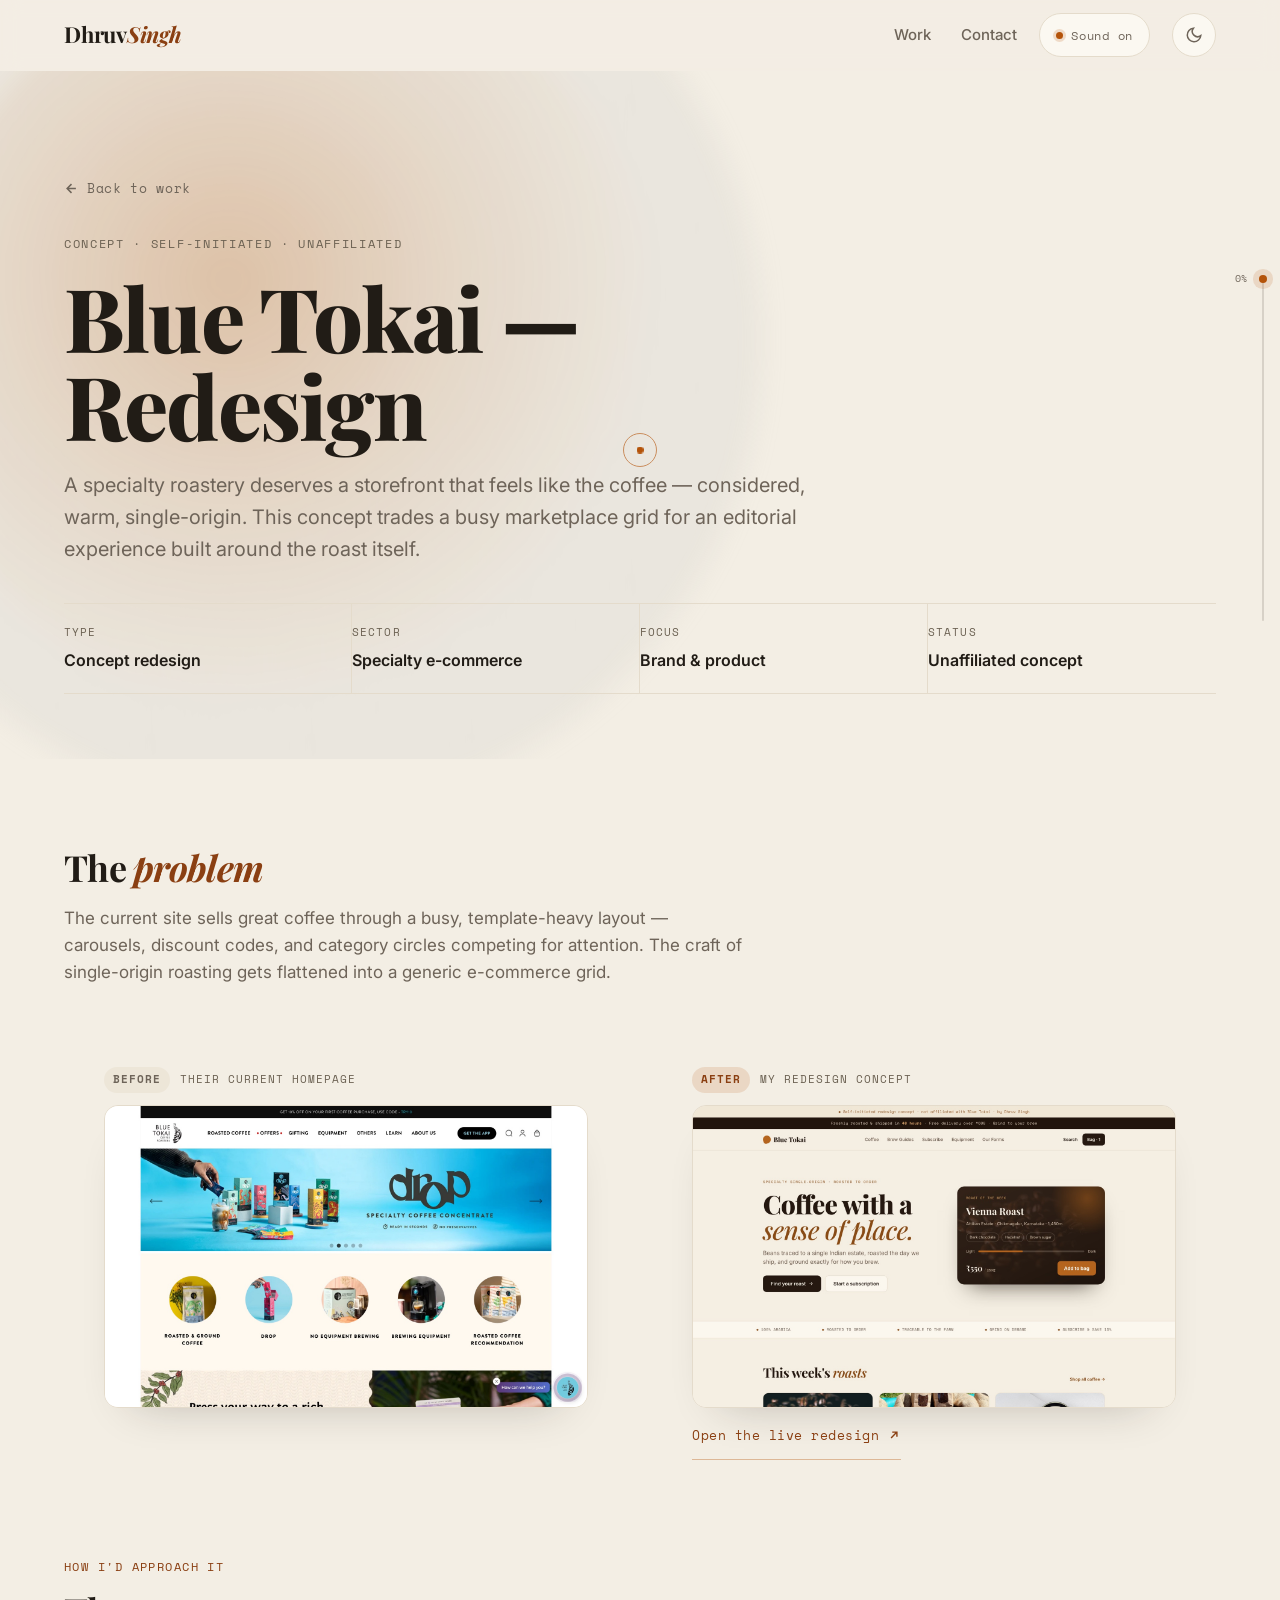
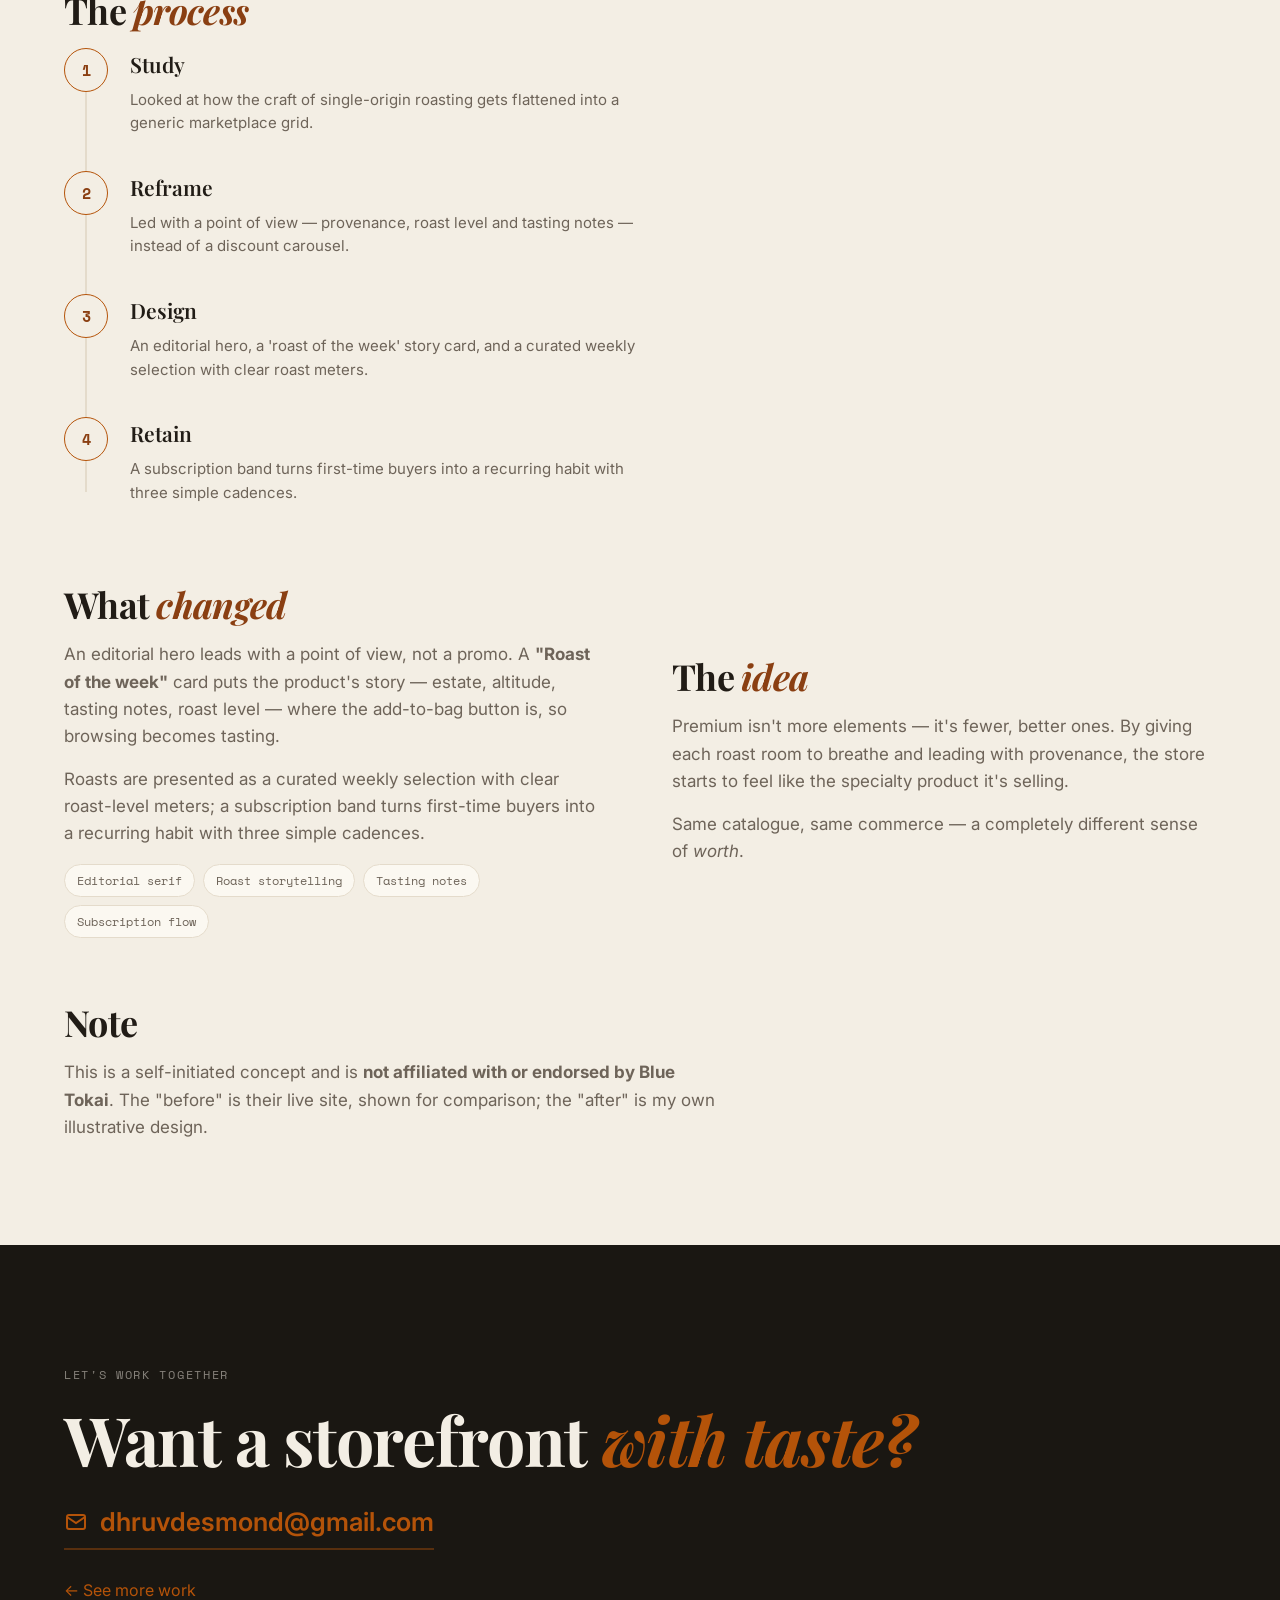
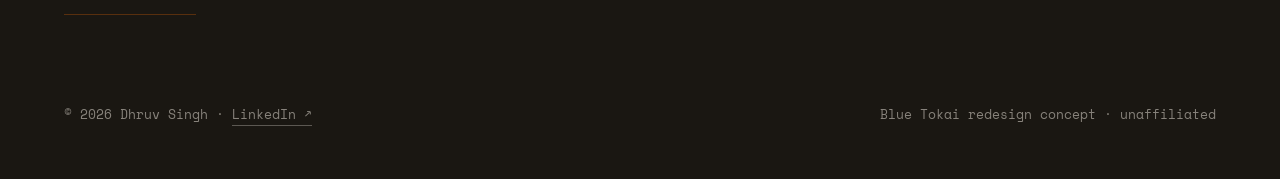
<file: case-bluetokai.html>
<!doctype html>
<html lang="en">
<head>
<meta charset="utf-8" />
<meta name="viewport" content="width=device-width, initial-scale=1" />
<title>Blue Tokai — Redesign Concept · Dhruv Singh</title>
<meta name="description" content="A self-initiated, unaffiliated redesign concept for a specialty coffee roastery — editorial, product-first, calmer." />
<link rel="icon" type="image/svg+xml" href="assets/favicon.svg" />
<link rel="preconnect" href="https://fonts.googleapis.com" />
<link rel="preconnect" href="https://fonts.gstatic.com" crossorigin />
<link href="https://fonts.googleapis.com/css2?family=Playfair+Display:ital,wght@0,500;0,600;0,700;0,800;1,500;1,600&family=Inter:wght@400;500;600;700&family=Space+Mono:wght@400;700&display=swap" rel="stylesheet" />
<script>(function(){var t='light';try{t=localStorage.getItem('theme')||'light';}catch(e){}document.documentElement.setAttribute('data-theme',t);})();</script>
<link rel="stylesheet" href="styles.css" />
</head>
<body>
  <canvas id="trail"></canvas>
  <div id="dot" class="cur" aria-hidden="true"></div>
  <div id="ring" class="cur" aria-hidden="true"></div>

  <header id="hdr"><div class="wrap"><nav>
    <a class="brand" href="index.html">Dhruv <em>Singh</em></a>
    <div class="nav-right">
      <div class="navlinks" id="navlinks"><a href="index.html#work">Work</a><a href="index.html#contact">Contact</a></div>
      <button class="sound-toggle on" id="sound" aria-pressed="true"><span class="dotled"></span><span id="sound-label">Sound on</span></button>
      <button class="theme-toggle" id="theme" aria-label="Switch to dark mode"><svg class="ic-moon" width="18" height="18" viewBox="0 0 24 24" fill="none" stroke="currentColor" stroke-width="2"><path d="M21 12.8A9 9 0 1 1 11.2 3a7 7 0 0 0 9.8 9.8z"/></svg><svg class="ic-sun" width="18" height="18" viewBox="0 0 24 24" fill="none" stroke="currentColor" stroke-width="2"><circle cx="12" cy="12" r="4"/><path d="M12 2v2M12 20v2M4 12H2M22 12h-2M5 5l1.4 1.4M17.6 17.6L19 19M19 5l-1.4 1.4M6.4 17.6L5 19"/></svg></button>
      <button class="menu-btn" id="menuBtn" aria-label="Open menu" aria-expanded="false"><span></span><span></span><span></span></button>
    </div>
  </nav></div></header>

  <main>
    <section class="case-hero"><div class="hero-glow" aria-hidden="true"></div><div class="wrap">
      <a class="back-link reveal" href="index.html#work">
        <svg width="15" height="15" viewBox="0 0 24 24" fill="none" stroke="currentColor" stroke-width="2.4"><path d="M19 12H5M12 19l-7-7 7-7"/></svg>
        Back to work</a>
      <span class="eyebrow-label reveal" style="display:block;margin-top:24px">Concept · Self-initiated · Unaffiliated</span>
      <h1 class="reveal">Blue Tokai — Redesign</h1>
      <p class="lead reveal">A specialty roastery deserves a storefront that feels like the coffee — considered, warm, single-origin. This concept trades a busy marketplace grid for an editorial experience built around the roast itself.</p>
      <dl class="case-meta reveal" tabindex="0" aria-label="Project details">
        <div><dt>Type</dt><dd>Concept redesign</dd></div>
        <div><dt>Sector</dt><dd>Specialty e-commerce</dd></div>
        <div><dt>Focus</dt><dd>Brand &amp; product</dd></div>
        <div><dt>Status</dt><dd>Unaffiliated concept</dd></div>
      </dl>
    </div></section>

    <section class="case-body"><div class="wrap">
      <div class="case-block reveal" style="max-width:62ch;margin-bottom:clamp(40px,6vw,64px)">
        <h2>The <em>problem</em></h2>
        <p>The current site sells great coffee through a busy, template-heavy layout — carousels, discount codes, and category circles competing for attention. The craft of single-origin roasting gets flattened into a generic e-commerce grid.</p>
      </div>

      <div class="beforeafter">
        <figure class="ba-item ba-before reveal">
          <figcaption><span class="pin">Before</span> Their current homepage</figcaption>
          <img src="assets/coffee-card.jpg" width="1600" height="1000" loading="lazy" alt="Blue Tokai current homepage — promo carousel and round category tiles" />
        </figure>
        <figure class="ba-item ba-after reveal">
          <figcaption><span class="pin">After</span> My redesign concept</figcaption>
          <img src="assets/after-bluetokai.jpg" width="1600" height="1000" loading="lazy" alt="Redesigned Blue Tokai homepage — editorial hero, roast-of-the-week card with tasting notes and roast meter" />
          <a class="view-live" href="mockup-bluetokai.html" target="_blank" rel="noopener">Open the live redesign
            <svg width="14" height="14" viewBox="0 0 24 24" fill="none" stroke="currentColor" stroke-width="2.4"><path d="M7 17 17 7M9 7h8v8"/></svg></a>
        </figure>
      </div>

      <div class="case-block reveal" style="margin-top:clamp(48px,7vw,80px)">
        <span class="case-eyebrow">How I'd approach it</span>
        <h2>The <em>process</em></h2>
      </div>
      <div class="process reveal">
        <div class="process-step"><div class="n">1</div><h4>Study</h4><p>Looked at how the craft of single-origin roasting gets flattened into a generic marketplace grid.</p></div>
        <div class="process-step"><div class="n">2</div><h4>Reframe</h4><p>Led with a point of view — provenance, roast level and tasting notes — instead of a discount carousel.</p></div>
        <div class="process-step"><div class="n">3</div><h4>Design</h4><p>An editorial hero, a 'roast of the week' story card, and a curated weekly selection with clear roast meters.</p></div>
        <div class="process-step"><div class="n">4</div><h4>Retain</h4><p>A subscription band turns first-time buyers into a recurring habit with three simple cadences.</p></div>
      </div>

      <div class="case-cols" style="margin-top:clamp(48px,7vw,80px)">
        <div class="case-block reveal">
          <h2>What <em>changed</em></h2>
          <p>An editorial hero leads with a point of view, not a promo. A <strong>"Roast of the week"</strong> card puts the product's story — estate, altitude, tasting notes, roast level — where the add-to-bag button is, so browsing becomes tasting.</p>
          <p>Roasts are presented as a curated weekly selection with clear roast-level meters; a subscription band turns first-time buyers into a recurring habit with three simple cadences.</p>
          <div class="stack-row">
            <span>Editorial serif</span><span>Roast storytelling</span><span>Tasting notes</span><span>Subscription flow</span>
          </div>
        </div>
        <div class="case-block reveal">
          <h2>The <em>idea</em></h2>
          <p>Premium isn't more elements — it's fewer, better ones. By giving each roast room to breathe and leading with provenance, the store starts to feel like the specialty product it's selling.</p>
          <p>Same catalogue, same commerce — a completely different sense of <em>worth</em>.</p>
        </div>
      </div>

      <div class="case-block reveal" style="max-width:60ch;margin-top:clamp(40px,6vw,64px)">
        <h2>Note</h2>
        <p>This is a self-initiated concept and is <strong>not affiliated with or endorsed by Blue Tokai</strong>. The "before" is their live site, shown for comparison; the "after" is my own illustrative design.</p>
      </div>
    </div></section>
  </main>

  <section id="contact" class="contact" data-dark><div class="wrap">
    <span class="eyebrow-label" style="color:rgba(243,238,228,.5)">Let's work together</span>
    <h2 style="margin-top:18px">Want a storefront <em>with taste?</em></h2>
    <a class="mailto" href="mailto:dhruvdesmond@gmail.com" data-mag>
      <svg width="24" height="24" viewBox="0 0 24 24" fill="none" stroke="currentColor" stroke-width="2"><rect x="3" y="5" width="18" height="14" rx="2"/><path d="m3 7 9 6 9-6"/></svg>
      dhruvdesmond@gmail.com</a>
    <p class="sub"><a href="index.html#work" style="color:var(--accent);border-bottom:1px solid rgba(180,83,9,.4)">← See more work</a></p>
  </div></section>

  <footer><div class="wrap"><span>© 2026 Dhruv Singh · <a href="https://www.linkedin.com/in/dhruv-singh-nunia/" target="_blank" rel="noopener">LinkedIn ↗</a></span><span>Blue Tokai redesign concept · unaffiliated</span></div></footer>
  <script src="script.js"></script>
</body>
</html>
</file>
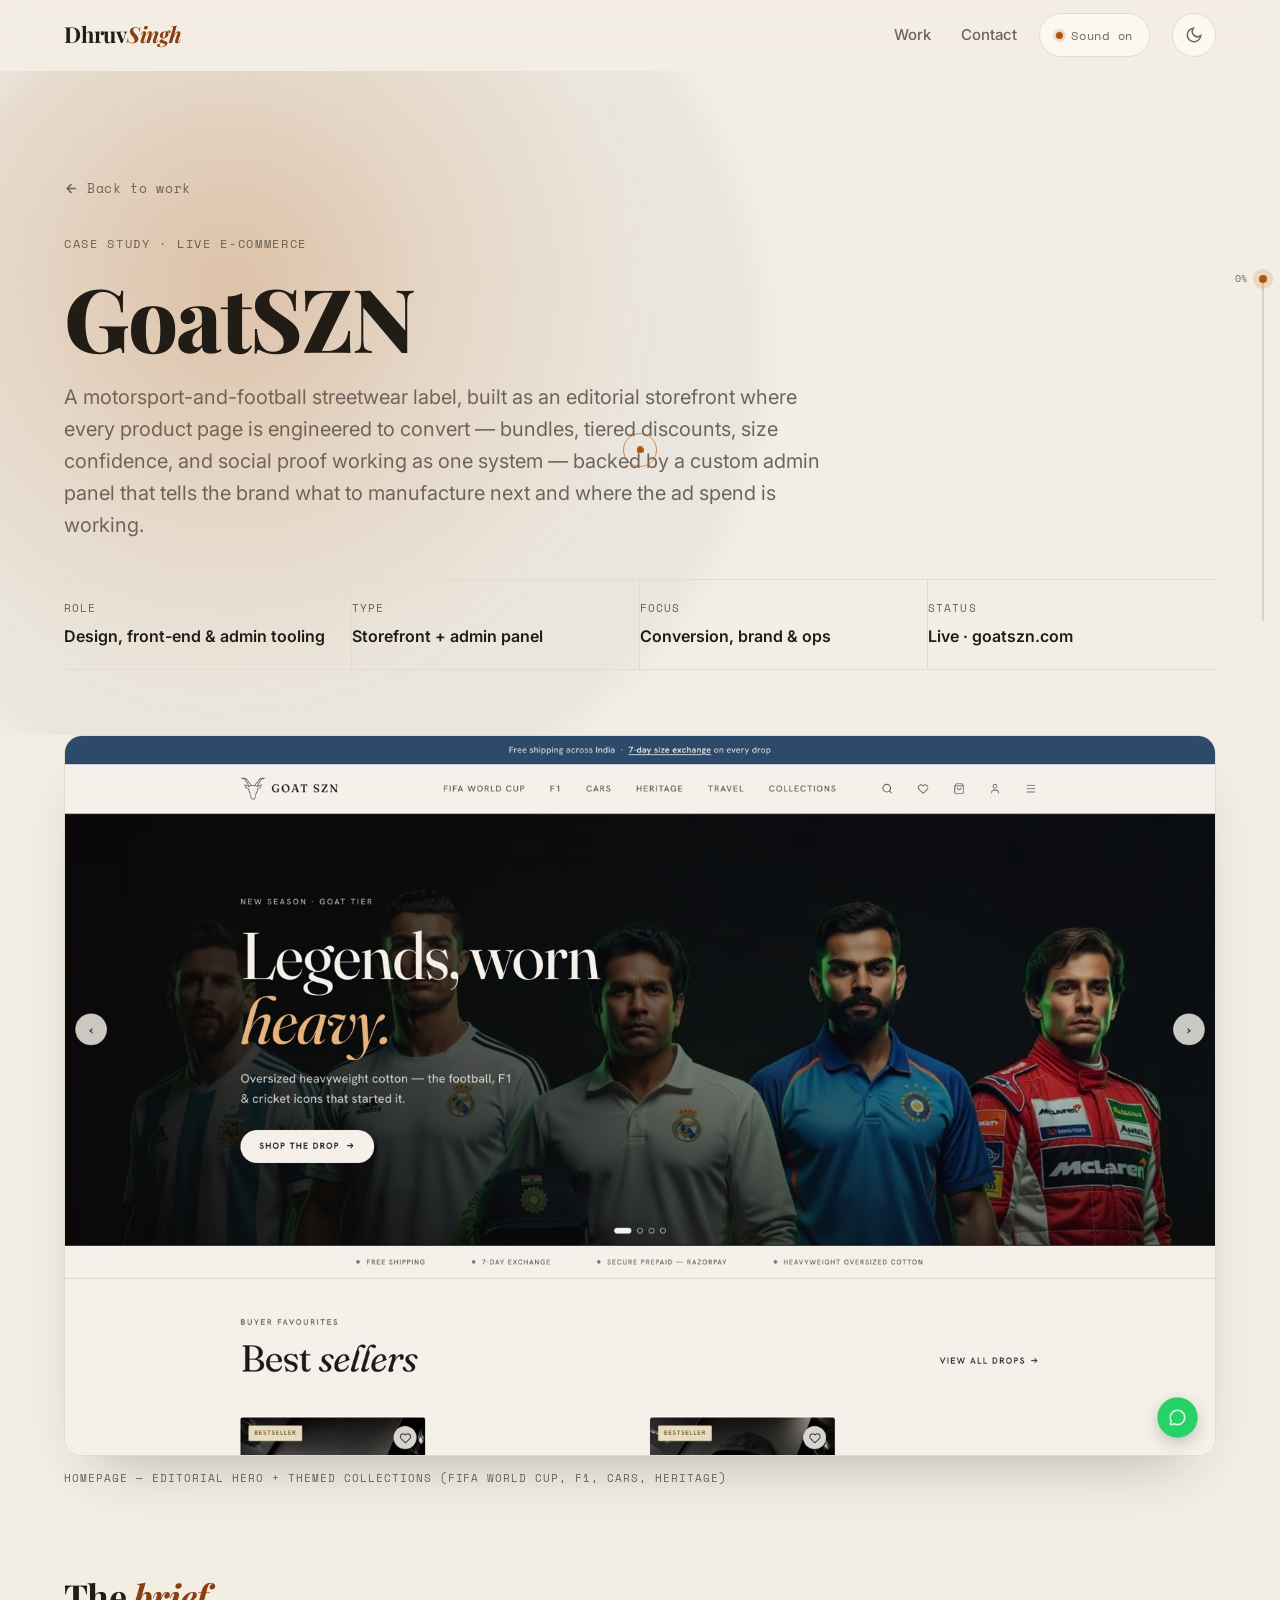
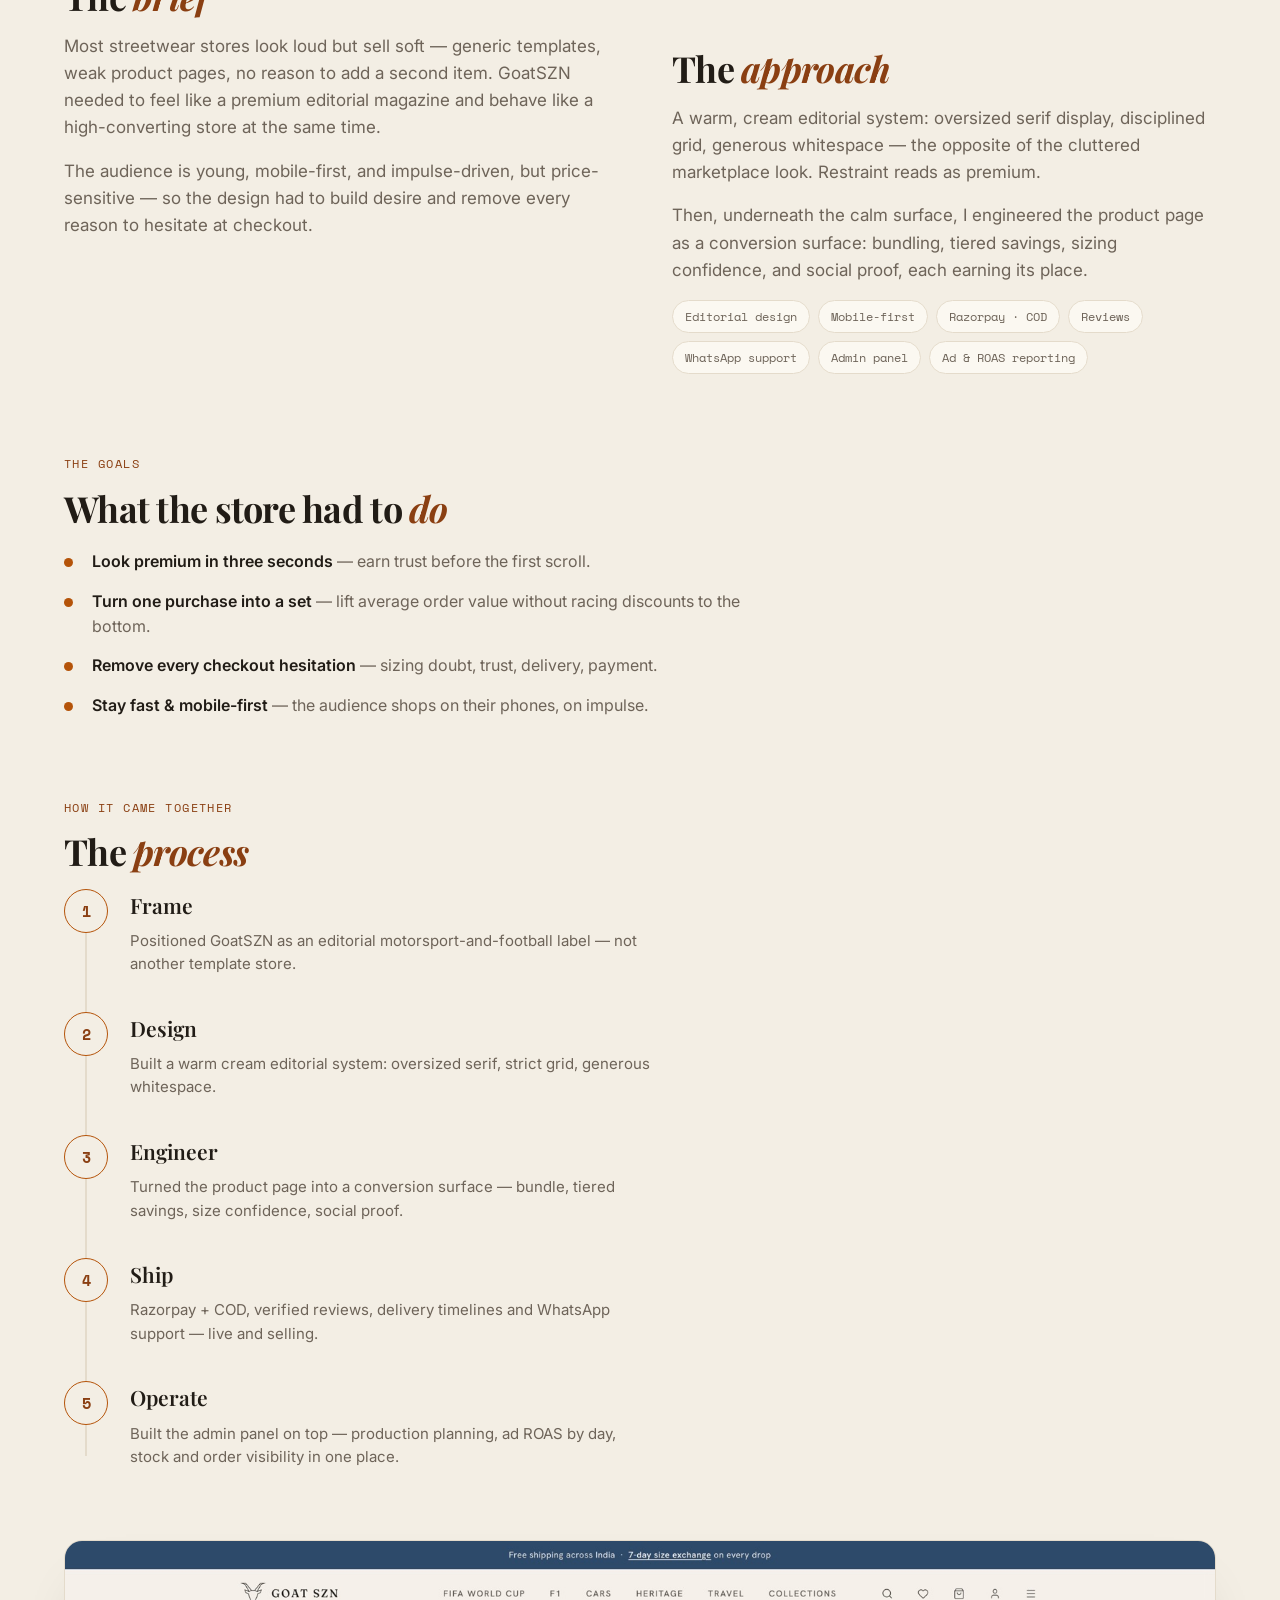
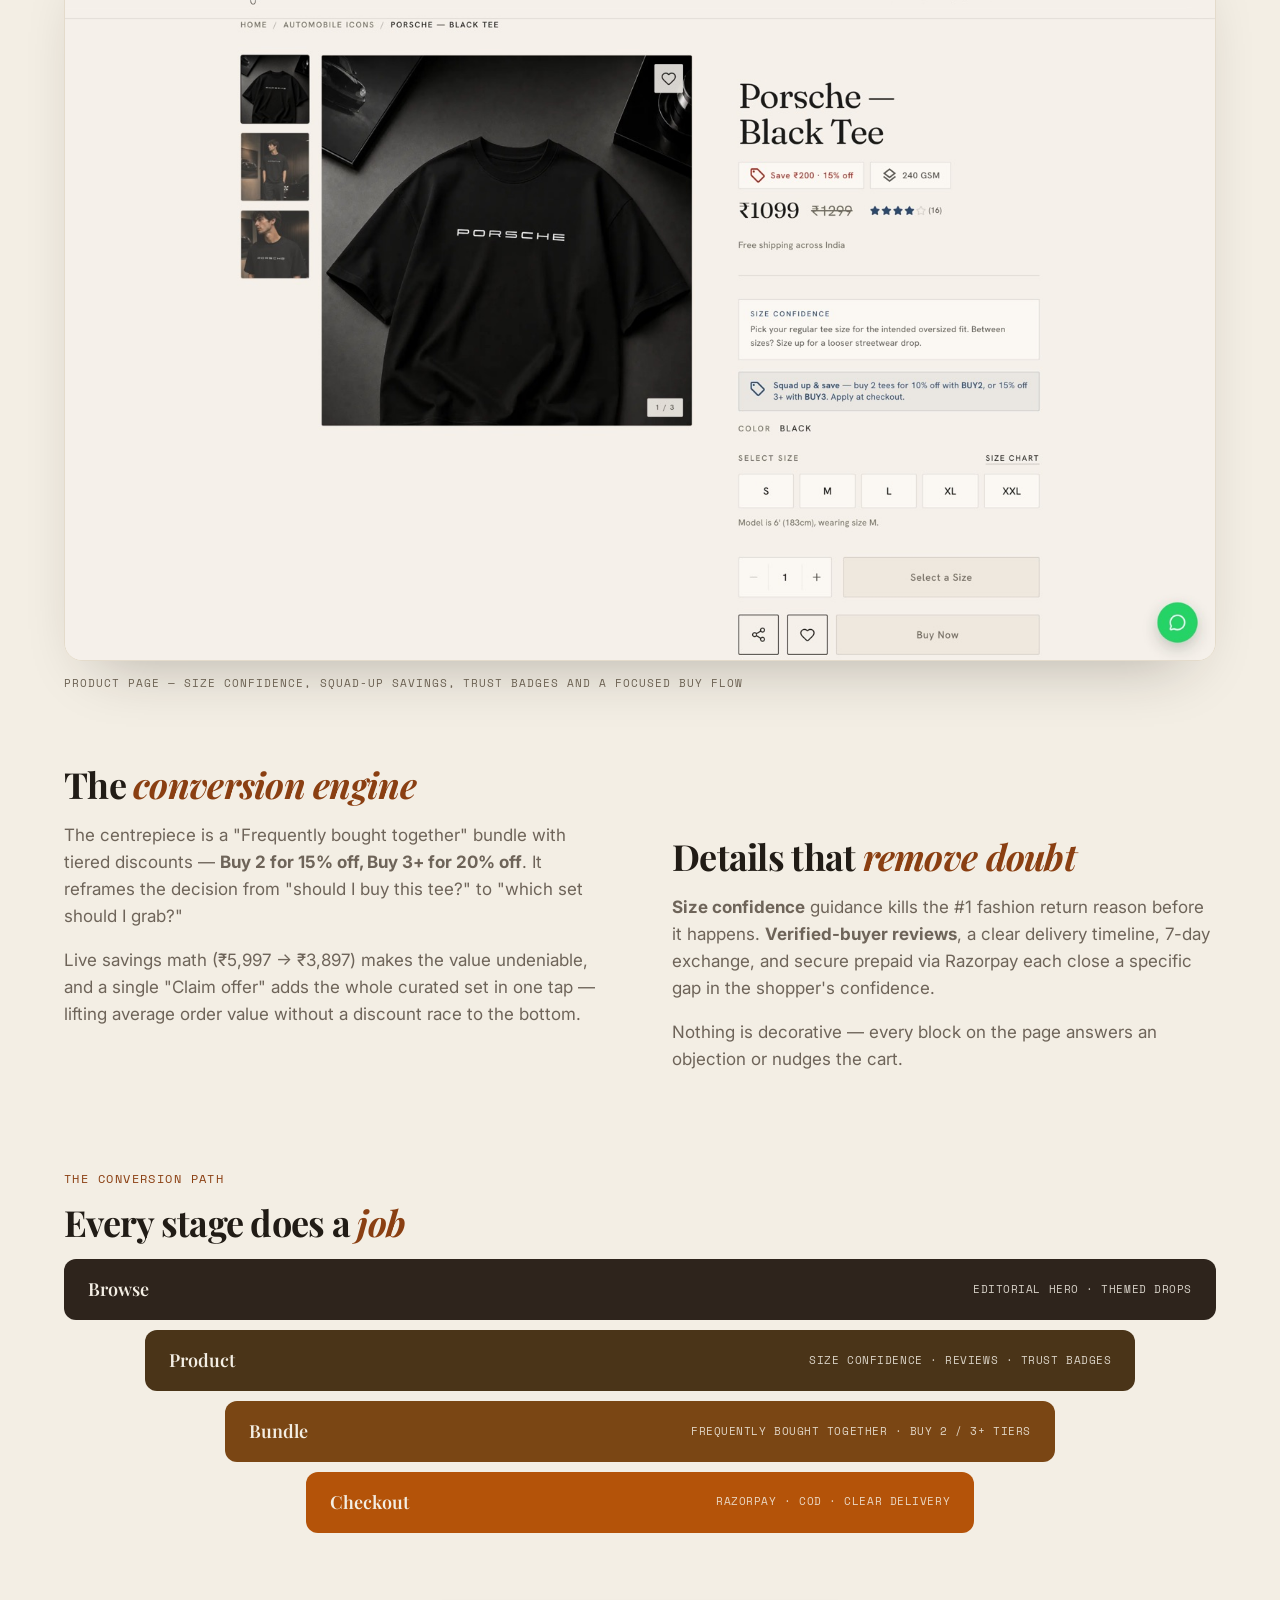
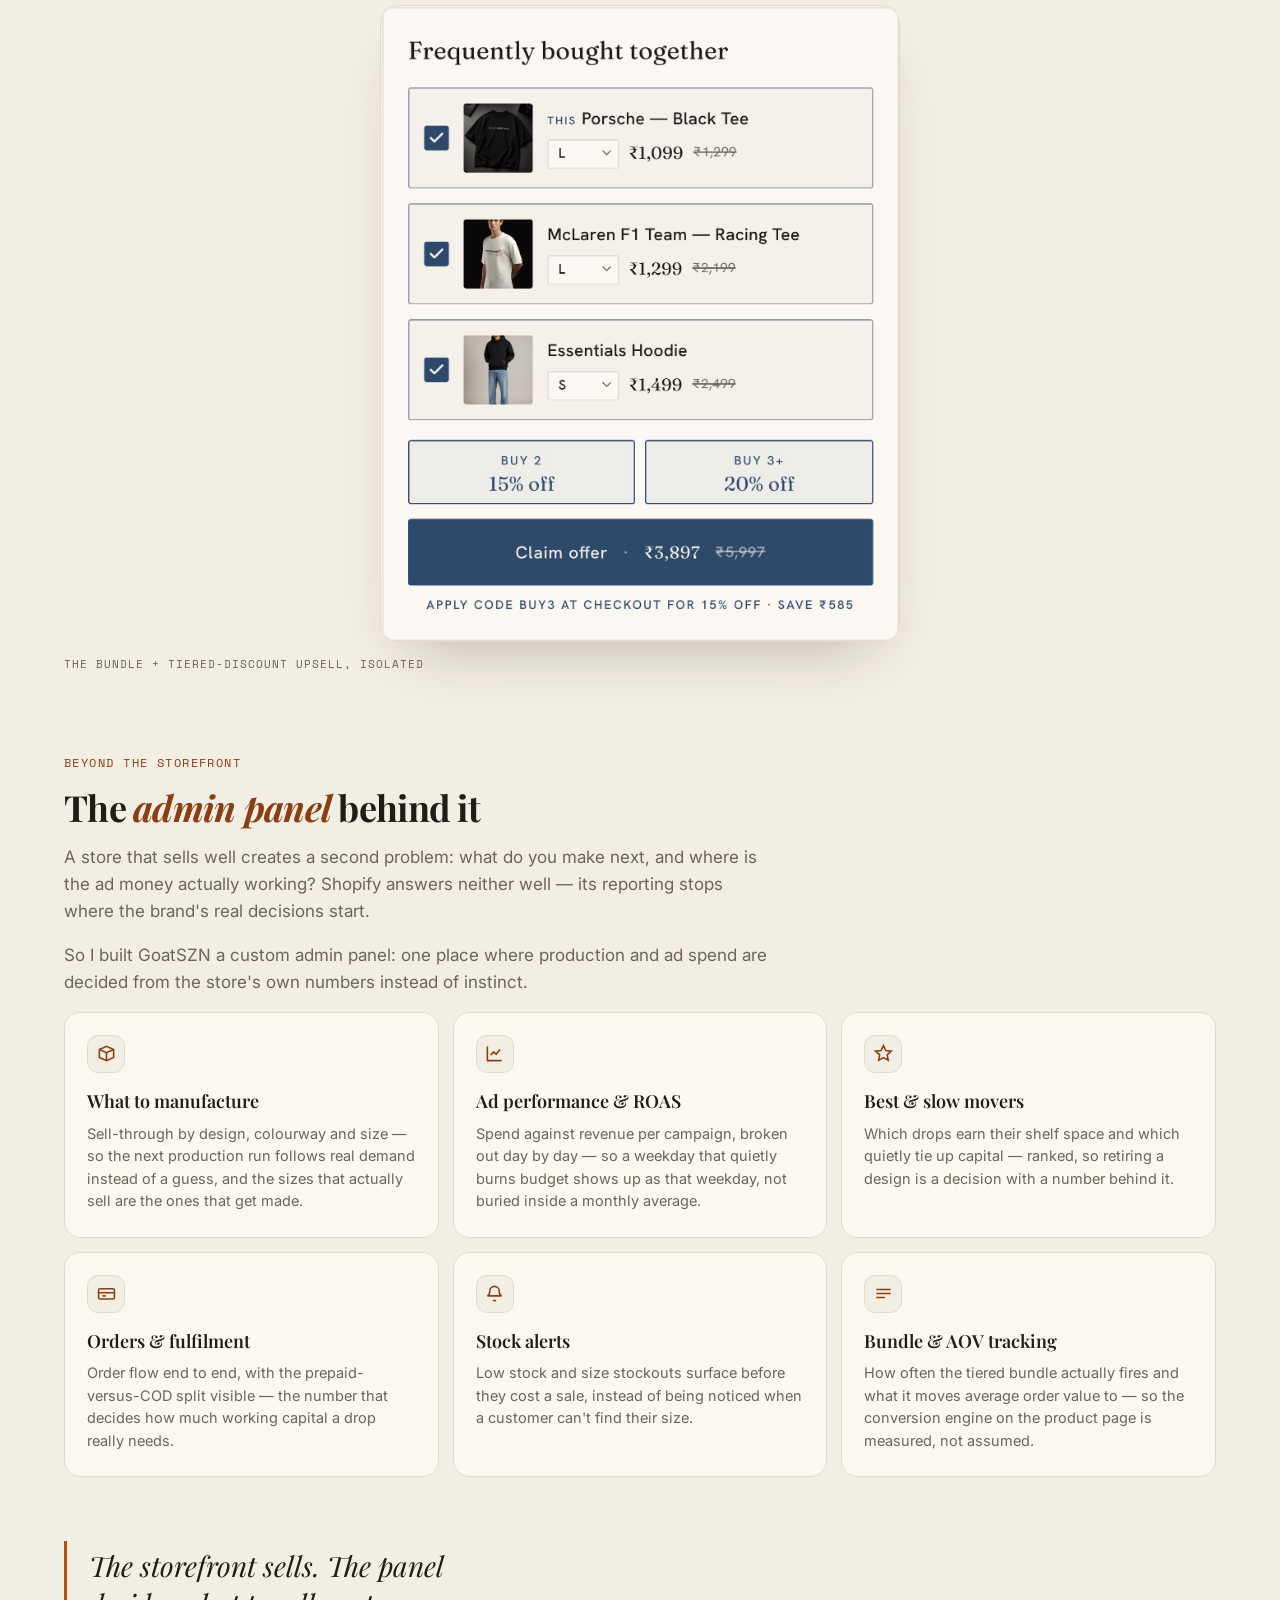
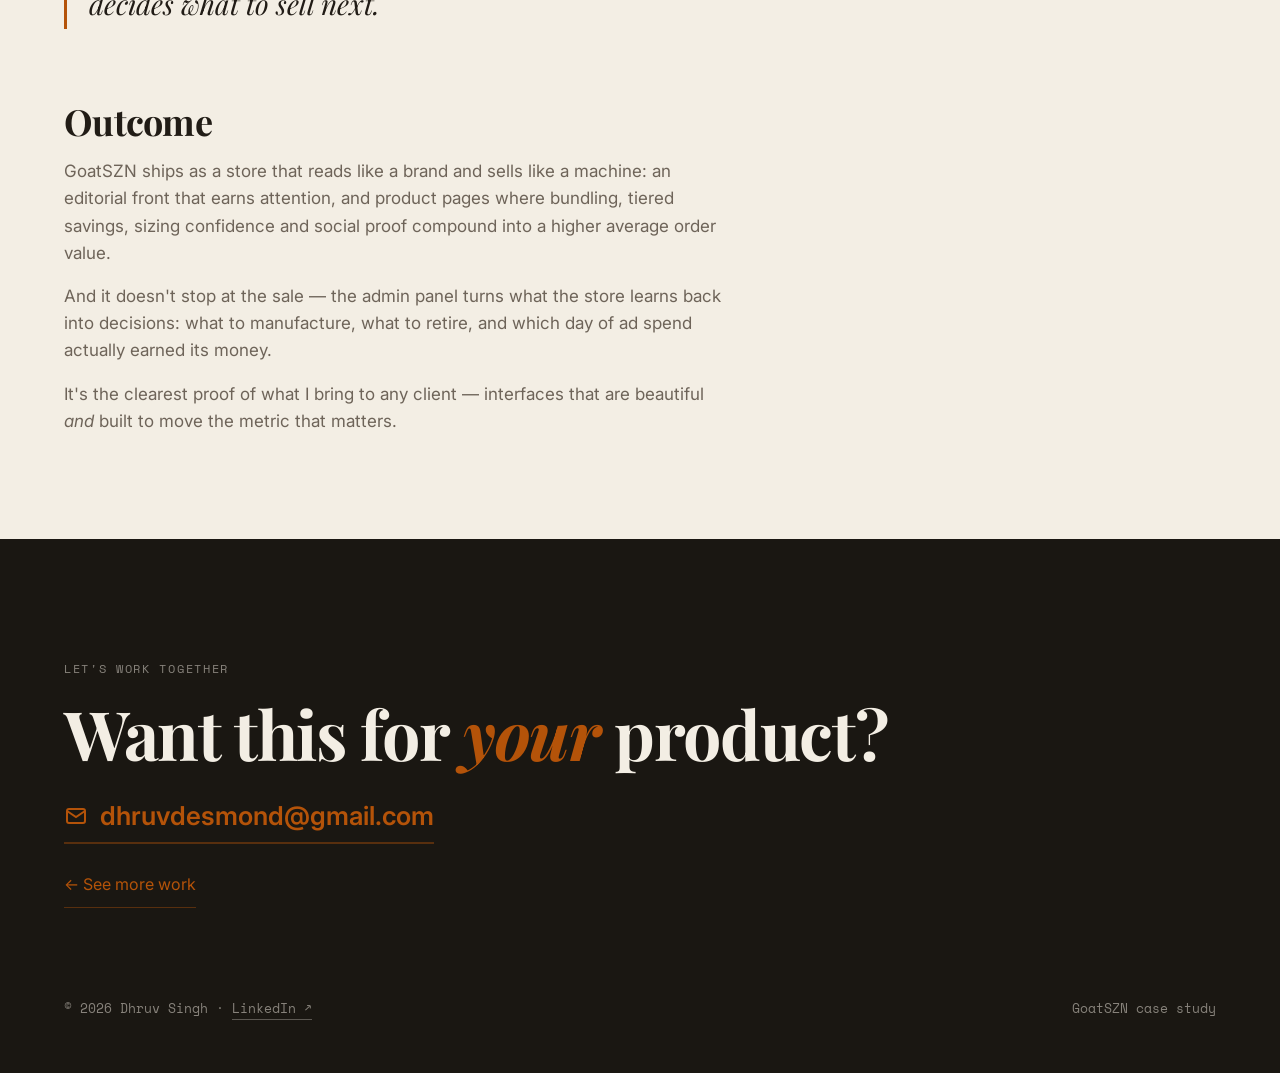
<file: case-goatszn.html>
<!doctype html>
<html lang="en">
<head>
<meta charset="utf-8" />
<meta name="viewport" content="width=device-width, initial-scale=1" />
<title>GoatSZN — Case Study · Dhruv Singh</title>
<meta name="description" content="GoatSZN case study — an editorial streetwear storefront engineered as a conversion surface, plus a custom admin panel for production planning and ad ROAS." />
<link rel="icon" type="image/svg+xml" href="assets/favicon.svg" />
<link rel="preconnect" href="https://fonts.googleapis.com" />
<link rel="preconnect" href="https://fonts.gstatic.com" crossorigin />
<link href="https://fonts.googleapis.com/css2?family=Playfair+Display:ital,wght@0,500;0,600;0,700;0,800;1,500;1,600&family=Inter:wght@400;500;600;700&family=Space+Mono:wght@400;700&display=swap" rel="stylesheet" />
<script>(function(){var t='light';try{t=localStorage.getItem('theme')||'light';}catch(e){}document.documentElement.setAttribute('data-theme',t);})();</script>
<link rel="stylesheet" href="styles.css" />
</head>
<body>
  <canvas id="trail"></canvas>
  <div id="dot" class="cur" aria-hidden="true"></div>
  <div id="ring" class="cur" aria-hidden="true"></div>

  <header id="hdr"><div class="wrap"><nav>
    <a class="brand" href="index.html">Dhruv <em>Singh</em></a>
    <div class="nav-right">
      <div class="navlinks" id="navlinks">
        <a href="index.html#work">Work</a><a href="index.html#contact">Contact</a>
      </div>
      <button class="sound-toggle on" id="sound" aria-pressed="true"><span class="dotled"></span><span id="sound-label">Sound on</span></button>
      <button class="theme-toggle" id="theme" aria-label="Switch to dark mode"><svg class="ic-moon" width="18" height="18" viewBox="0 0 24 24" fill="none" stroke="currentColor" stroke-width="2"><path d="M21 12.8A9 9 0 1 1 11.2 3a7 7 0 0 0 9.8 9.8z"/></svg><svg class="ic-sun" width="18" height="18" viewBox="0 0 24 24" fill="none" stroke="currentColor" stroke-width="2"><circle cx="12" cy="12" r="4"/><path d="M12 2v2M12 20v2M4 12H2M22 12h-2M5 5l1.4 1.4M17.6 17.6L19 19M19 5l-1.4 1.4M6.4 17.6L5 19"/></svg></button>
      <button class="menu-btn" id="menuBtn" aria-label="Open menu" aria-expanded="false"><span></span><span></span><span></span></button>
    </div>
  </nav></div></header>

  <main>
    <!-- HERO -->
    <section class="case-hero"><div class="hero-glow" aria-hidden="true"></div><div class="wrap">
      <a class="back-link reveal" href="index.html#work">
        <svg width="15" height="15" viewBox="0 0 24 24" fill="none" stroke="currentColor" stroke-width="2.4"><path d="M19 12H5M12 19l-7-7 7-7"/></svg>
        Back to work</a>
      <span class="eyebrow-label reveal" style="display:block;margin-top:24px">Case study · Live e-commerce</span>
      <h1 class="reveal">GoatSZN</h1>
      <p class="lead reveal">A motorsport-and-football streetwear label, built as an editorial storefront where every product page is engineered to convert — bundles, tiered discounts, size confidence, and social proof working as one system — backed by a custom admin panel that tells the brand what to manufacture next and where the ad spend is working.</p>
      <dl class="case-meta reveal" tabindex="0" aria-label="Project details">
        <div><dt>Role</dt><dd>Design, front-end &amp; admin tooling</dd></div>
        <div><dt>Type</dt><dd>Storefront + admin panel</dd></div>
        <div><dt>Focus</dt><dd>Conversion, brand &amp; ops</dd></div>
        <div><dt>Status</dt><dd>Live · goatszn.com</dd></div>
      </dl>
    </div></section>

    <!-- HERO IMAGE -->
    <div class="wrap">
      <figure class="case-figure reveal">
        <img src="assets/goatszn-card.jpg" width="1600" height="1000" alt="GoatSZN homepage — 'Legends, worn heavy' editorial hero over a lineup of football, F1 and cricket icons" loading="lazy" />
        <figcaption>Homepage — editorial hero + themed collections (FIFA World Cup, F1, Cars, Heritage)</figcaption>
      </figure>
    </div>

    <!-- BODY -->
    <section class="case-body"><div class="wrap">
      <div class="case-cols">
        <div class="case-block reveal">
          <h2>The <em>brief</em></h2>
          <p>Most streetwear stores look loud but sell soft — generic templates, weak product pages, no reason to add a second item. GoatSZN needed to feel like a premium editorial magazine and behave like a high-converting store at the same time.</p>
          <p>The audience is young, mobile-first, and impulse-driven, but price-sensitive — so the design had to build desire and remove every reason to hesitate at checkout.</p>
        </div>
        <div class="case-block reveal">
          <h2>The <em>approach</em></h2>
          <p>A warm, cream editorial system: oversized serif display, disciplined grid, generous whitespace — the opposite of the cluttered marketplace look. Restraint reads as premium.</p>
          <p>Then, underneath the calm surface, I engineered the product page as a conversion surface: bundling, tiered savings, sizing confidence, and social proof, each earning its place.</p>
          <div class="stack-row">
            <span>Editorial design</span><span>Mobile-first</span><span>Razorpay · COD</span><span>Reviews</span><span>WhatsApp support</span><span>Admin panel</span><span>Ad &amp; ROAS reporting</span>
          </div>
        </div>
      </div>

      <div class="case-block reveal" style="margin-top:clamp(48px,7vw,80px);max-width:64ch">
        <span class="case-eyebrow">The goals</span>
        <h2>What the store had to <em>do</em></h2>
        <ul class="points" style="margin-top:20px">
          <li><strong>Look premium in three seconds</strong> — earn trust before the first scroll.</li>
          <li><strong>Turn one purchase into a set</strong> — lift average order value without racing discounts to the bottom.</li>
          <li><strong>Remove every checkout hesitation</strong> — sizing doubt, trust, delivery, payment.</li>
          <li><strong>Stay fast &amp; mobile-first</strong> — the audience shops on their phones, on impulse.</li>
        </ul>
      </div>

      <div class="case-block reveal" style="margin-top:clamp(48px,7vw,80px)">
        <span class="case-eyebrow">How it came together</span>
        <h2>The <em>process</em></h2>
      </div>
      <div class="process reveal">
        <div class="process-step"><div class="n">1</div><h4>Frame</h4><p>Positioned GoatSZN as an editorial motorsport-and-football label — not another template store.</p></div>
        <div class="process-step"><div class="n">2</div><h4>Design</h4><p>Built a warm cream editorial system: oversized serif, strict grid, generous whitespace.</p></div>
        <div class="process-step"><div class="n">3</div><h4>Engineer</h4><p>Turned the product page into a conversion surface — bundle, tiered savings, size confidence, social proof.</p></div>
        <div class="process-step"><div class="n">4</div><h4>Ship</h4><p>Razorpay + COD, verified reviews, delivery timelines and WhatsApp support — live and selling.</p></div>
        <div class="process-step"><div class="n">5</div><h4>Operate</h4><p>Built the admin panel on top — production planning, ad ROAS by day, stock and order visibility in one place.</p></div>
      </div>

      <figure class="case-figure wide reveal">
        <img src="assets/goatszn-product.jpg" width="1600" height="1000" alt="GoatSZN product page — Porsche Black Tee with size confidence guidance, squad-up bundle savings, size selector and Buy Now" loading="lazy" />
        <figcaption>Product page — size confidence, squad-up savings, trust badges and a focused buy flow</figcaption>
      </figure>

      <div class="case-cols">
        <div class="case-block reveal">
          <h2>The <em>conversion engine</em></h2>
          <p>The centrepiece is a "Frequently bought together" bundle with tiered discounts — <strong>Buy&nbsp;2 for 15% off, Buy&nbsp;3+ for 20% off</strong>. It reframes the decision from "should I buy this tee?" to "which set should I grab?"</p>
          <p>Live savings math (₹5,997 → ₹3,897) makes the value undeniable, and a single "Claim offer" adds the whole curated set in one tap — lifting average order value without a discount race to the bottom.</p>
        </div>
        <div class="case-block reveal">
          <h2>Details that <em>remove doubt</em></h2>
          <p><strong>Size confidence</strong> guidance kills the #1 fashion return reason before it happens. <strong>Verified-buyer reviews</strong>, a clear delivery timeline, 7-day exchange, and secure prepaid via Razorpay each close a specific gap in the shopper's confidence.</p>
          <p>Nothing is decorative — every block on the page answers an objection or nudges the cart.</p>
        </div>
      </div>

      <div class="case-block reveal" style="margin-top:clamp(48px,7vw,80px)">
        <span class="case-eyebrow">The conversion path</span>
        <h2>Every stage does a <em>job</em></h2>
      </div>
      <div class="funnel reveal" role="img" aria-label="Conversion funnel — Browse, Product, Bundle, Checkout, each with its design lever">
        <div class="funnel-row"><span class="stage">Browse</span><span class="lever">Editorial hero · themed drops</span></div>
        <div class="funnel-row"><span class="stage">Product</span><span class="lever">Size confidence · reviews · trust badges</span></div>
        <div class="funnel-row"><span class="stage">Bundle</span><span class="lever">Frequently bought together · Buy 2 / 3+ tiers</span></div>
        <div class="funnel-row"><span class="stage">Checkout</span><span class="lever">Razorpay · COD · clear delivery</span></div>
      </div>

      <figure class="case-figure wide reveal">
        <img src="assets/goatszn-bundle.jpg" width="1260" height="1545" style="max-width:520px;margin:0 auto" alt="GoatSZN 'Frequently bought together' bundle — three checkbox-selected products with Buy 2 15% off and Buy 3+ 20% off tiers and a Claim offer at ₹3,897 down from ₹5,997" loading="lazy" />
        <figcaption>The bundle + tiered-discount upsell, isolated</figcaption>
      </figure>


      <div class="case-block reveal" style="margin-top:clamp(48px,7vw,80px);max-width:64ch">
        <span class="case-eyebrow">Beyond the storefront</span>
        <h2>The <em>admin panel</em> behind it</h2>
        <p>A store that sells well creates a second problem: what do you make next, and where is the ad money actually working? Shopify answers neither well — its reporting stops where the brand's real decisions start.</p>
        <p>So I built GoatSZN a custom admin panel: one place where production and ad spend are decided from the store's own numbers instead of instinct.</p>
      </div>
      <div class="panel-grid reveal" tabindex="0" role="group" aria-label="Admin panel modules">
        <div class="panel-card"><div class="ic"><svg width="19" height="19" viewBox="0 0 24 24" fill="none" stroke="currentColor" stroke-width="2"><path d="M3 7l9-4 9 4v10l-9 4-9-4z"/><path d="M3 7l9 4 9-4M12 11v10"/></svg></div>
          <h4>What to manufacture</h4><p>Sell-through by design, colourway and size — so the next production run follows real demand instead of a guess, and the sizes that actually sell are the ones that get made.</p></div>
        <div class="panel-card"><div class="ic"><svg width="19" height="19" viewBox="0 0 24 24" fill="none" stroke="currentColor" stroke-width="2"><path d="M3 3v18h18"/><path d="M7 14l4-4 3 3 5-6"/></svg></div>
          <h4>Ad performance &amp; ROAS</h4><p>Spend against revenue per campaign, broken out day by day — so a weekday that quietly burns budget shows up as that weekday, not buried inside a monthly average.</p></div>
        <div class="panel-card"><div class="ic"><svg width="19" height="19" viewBox="0 0 24 24" fill="none" stroke="currentColor" stroke-width="2"><path d="M12 2l2.9 6.3 6.8.8-5 4.6 1.3 6.8L12 17.2 5.9 20.5l1.3-6.8-5-4.6 6.8-.8z"/></svg></div>
          <h4>Best &amp; slow movers</h4><p>Which drops earn their shelf space and which quietly tie up capital — ranked, so retiring a design is a decision with a number behind it.</p></div>
        <div class="panel-card"><div class="ic"><svg width="19" height="19" viewBox="0 0 24 24" fill="none" stroke="currentColor" stroke-width="2"><rect x="2" y="6" width="20" height="13" rx="2"/><path d="M2 11h20M7 15h4"/></svg></div>
          <h4>Orders &amp; fulfilment</h4><p>Order flow end to end, with the prepaid-versus-COD split visible — the number that decides how much working capital a drop really needs.</p></div>
        <div class="panel-card"><div class="ic"><svg width="19" height="19" viewBox="0 0 24 24" fill="none" stroke="currentColor" stroke-width="2"><path d="M12 3a6 6 0 016 6c0 5 3 6 3 6H3s3-1 3-6a6 6 0 016-6z"/><path d="M10 21h4"/></svg></div>
          <h4>Stock alerts</h4><p>Low stock and size stockouts surface before they cost a sale, instead of being noticed when a customer can't find their size.</p></div>
        <div class="panel-card"><div class="ic"><svg width="19" height="19" viewBox="0 0 24 24" fill="none" stroke="currentColor" stroke-width="2"><path d="M3 7h18M3 12h18M3 17h11"/></svg></div>
          <h4>Bundle &amp; AOV tracking</h4><p>How often the tiered bundle actually fires and what it moves average order value to — so the conversion engine on the product page is measured, not assumed.</p></div>
      </div>

      <div class="case-block reveal" style="margin-top:clamp(40px,6vw,64px);max-width:64ch">
        <div class="callout"><p>The storefront sells. The panel decides what to sell next.</p></div>
      </div>

      <div class="case-block reveal" style="max-width:60ch">
        <h2>Outcome</h2>
        <p>GoatSZN ships as a store that reads like a brand and sells like a machine: an editorial front that earns attention, and product pages where bundling, tiered savings, sizing confidence and social proof compound into a higher average order value.</p>
        <p>And it doesn't stop at the sale — the admin panel turns what the store learns back into decisions: what to manufacture, what to retire, and which day of ad spend actually earned its money.</p>
        <p>It's the clearest proof of what I bring to any client — interfaces that are beautiful <em>and</em> built to move the metric that matters.</p>
      </div>
    </div></section>
  </main>

  <!-- CONTACT -->
  <section id="contact" class="contact" data-dark><div class="wrap">
    <span class="eyebrow-label" style="color:rgba(243,238,228,.5)">Let's work together</span>
    <h2 style="margin-top:18px">Want this for <em>your</em> product?</h2>
    <a class="mailto" href="mailto:dhruvdesmond@gmail.com" data-mag>
      <svg width="24" height="24" viewBox="0 0 24 24" fill="none" stroke="currentColor" stroke-width="2"><rect x="3" y="5" width="18" height="14" rx="2"/><path d="m3 7 9 6 9-6"/></svg>
      dhruvdesmond@gmail.com</a>
    <p class="sub"><a href="index.html#work" style="color:var(--accent);border-bottom:1px solid rgba(180,83,9,.4)">← See more work</a></p>
  </div></section>

  <footer><div class="wrap"><span>© 2026 Dhruv Singh · <a href="https://www.linkedin.com/in/dhruv-singh-nunia/" target="_blank" rel="noopener">LinkedIn ↗</a></span><span>GoatSZN case study</span></div></footer>

  <script src="script.js"></script>
</body>
</html>
</file>
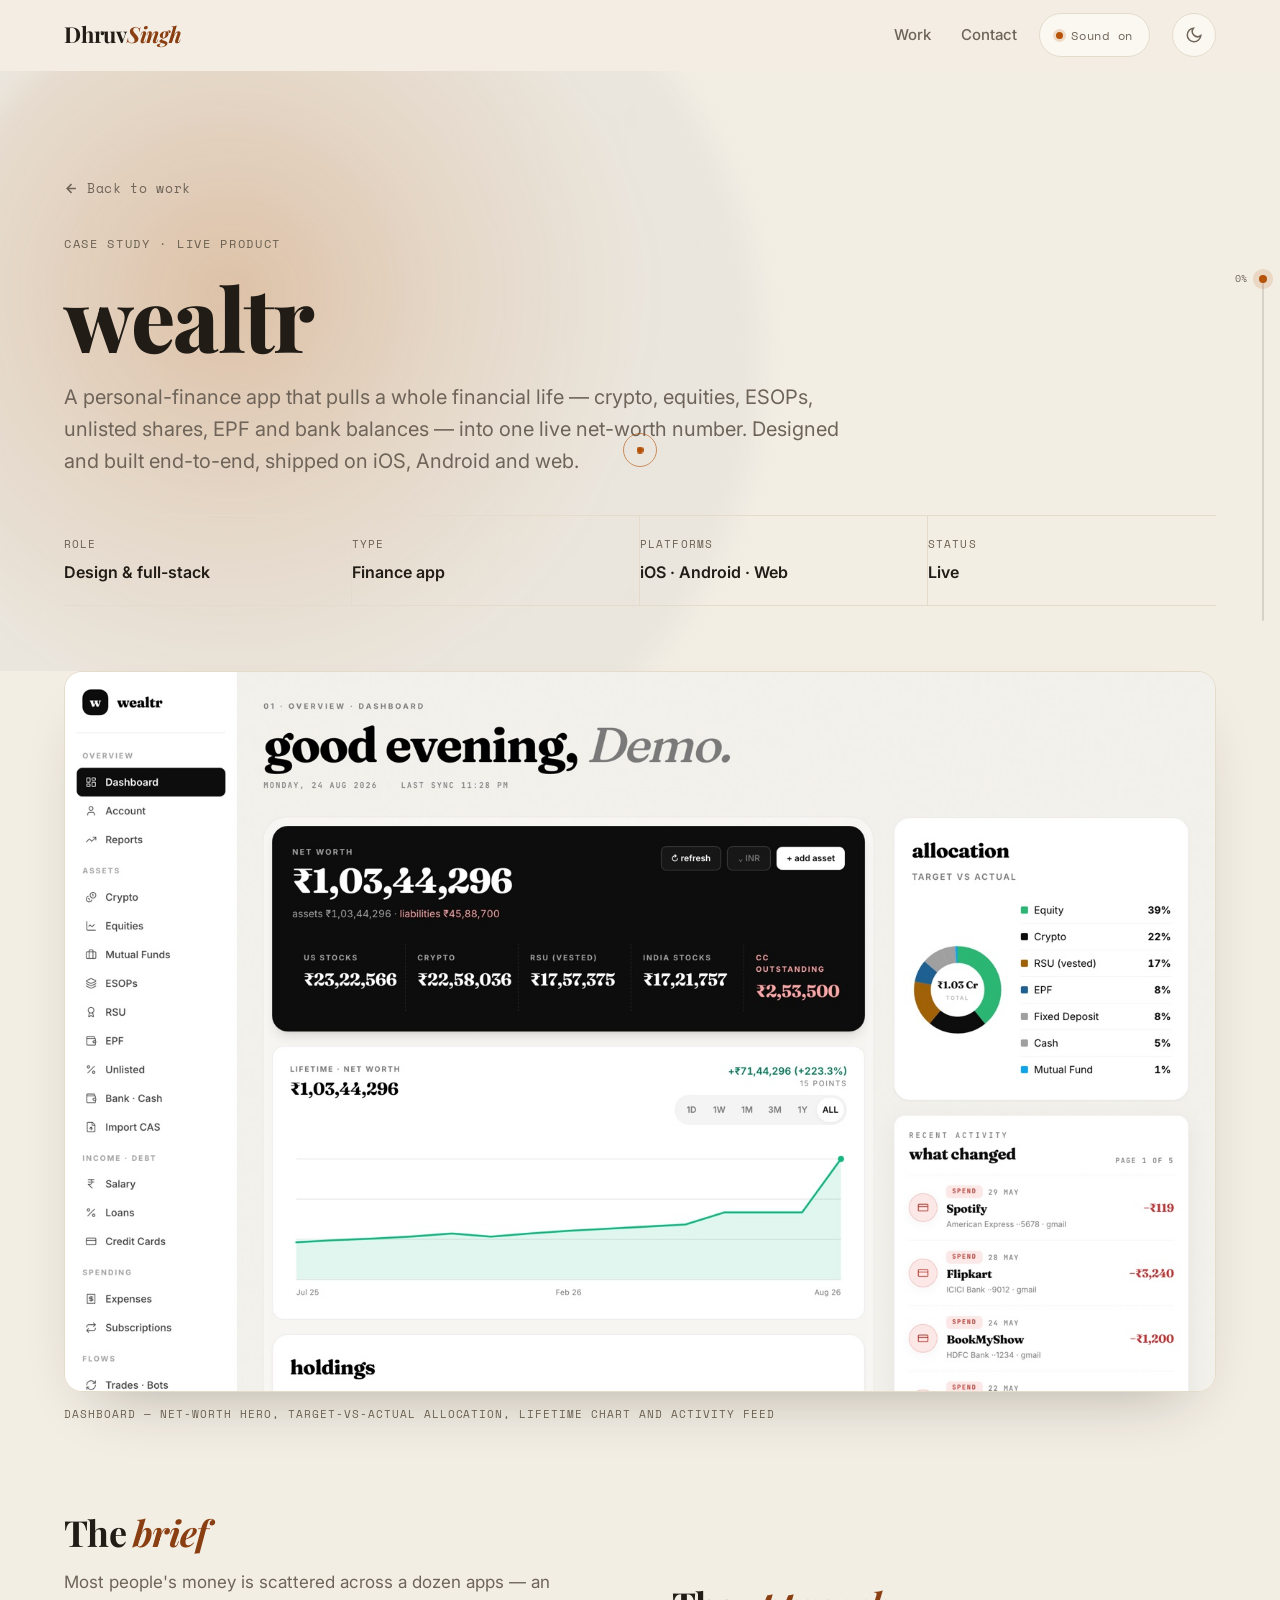
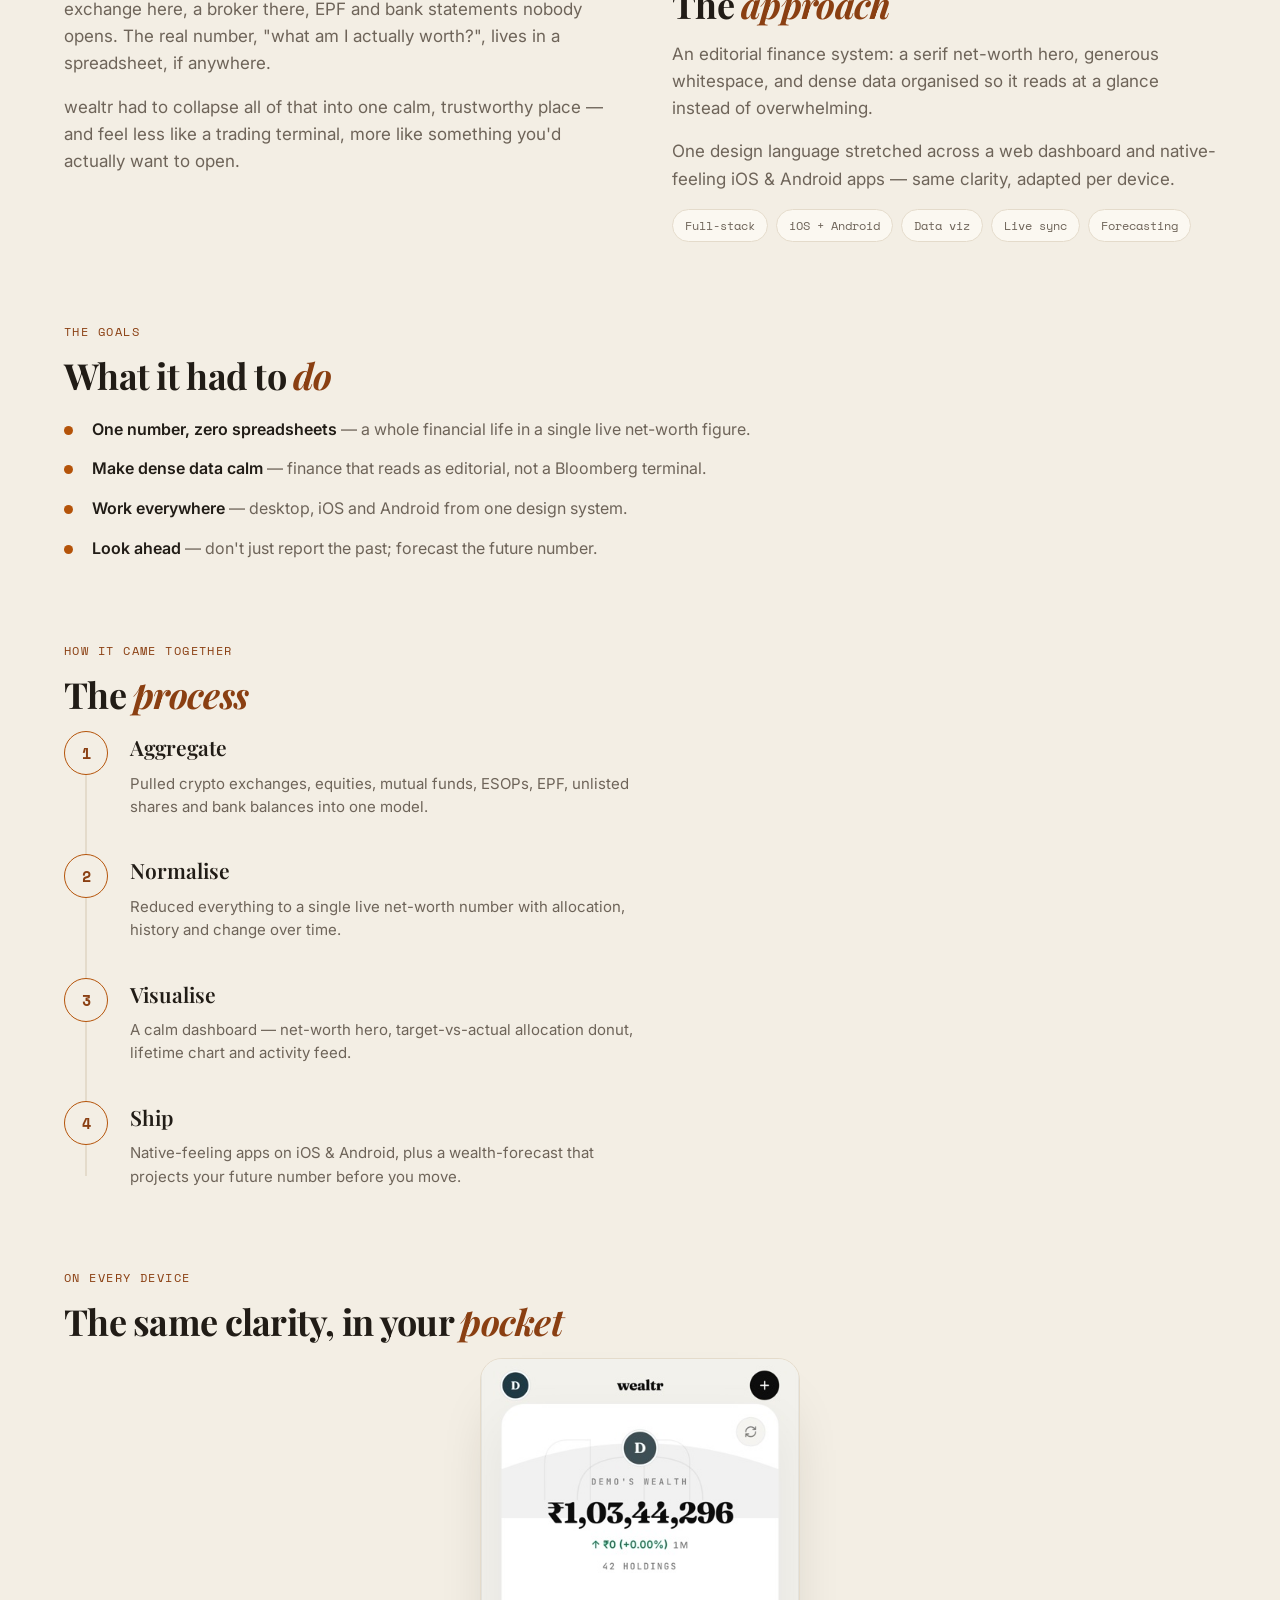
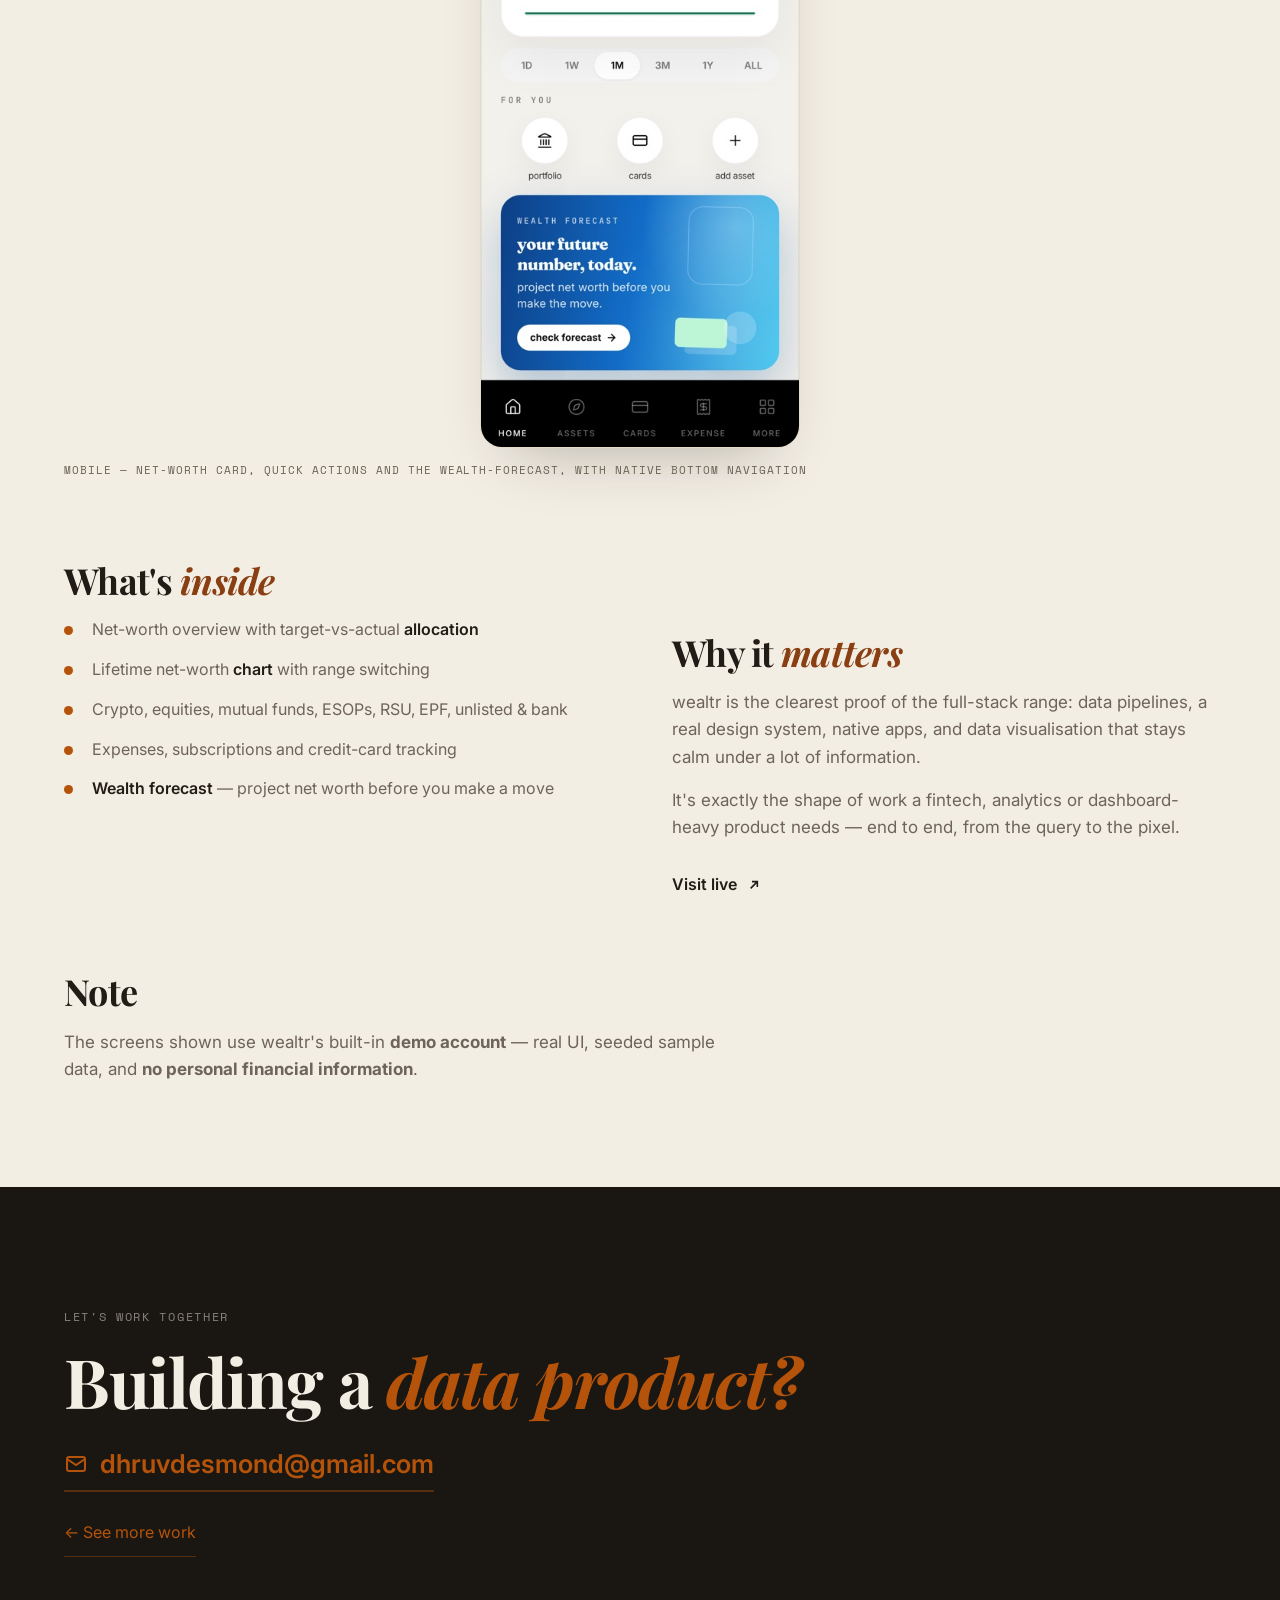
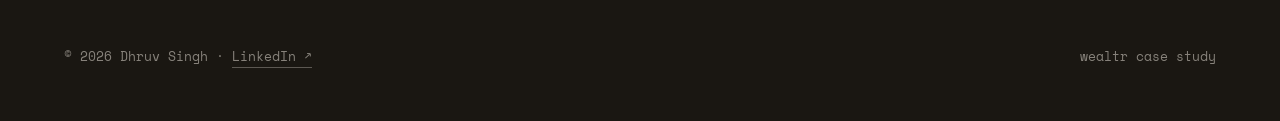
<file: case-wealtr.html>
<!doctype html>
<html lang="en">
<head>
<meta charset="utf-8" />
<meta name="viewport" content="width=device-width, initial-scale=1" />
<title>wealtr — Case Study · Dhruv Singh</title>
<meta name="description" content="wealtr case study — a personal-finance app that turns a whole financial life into one live net-worth number, on every device." />
<link rel="icon" type="image/svg+xml" href="assets/favicon.svg" />
<link rel="preconnect" href="https://fonts.googleapis.com" />
<link rel="preconnect" href="https://fonts.gstatic.com" crossorigin />
<link href="https://fonts.googleapis.com/css2?family=Playfair+Display:ital,wght@0,500;0,600;0,700;0,800;1,500;1,600&family=Inter:wght@400;500;600;700&family=Space+Mono:wght@400;700&display=swap" rel="stylesheet" />
<script>(function(){var t='light';try{t=localStorage.getItem('theme')||'light';}catch(e){}document.documentElement.setAttribute('data-theme',t);})();</script>
<link rel="stylesheet" href="styles.css" />
</head>
<body>
  <canvas id="trail"></canvas>
  <div id="dot" class="cur" aria-hidden="true"></div>
  <div id="ring" class="cur" aria-hidden="true"></div>

  <header id="hdr"><div class="wrap"><nav>
    <a class="brand" href="index.html">Dhruv <em>Singh</em></a>
    <div class="nav-right">
      <div class="navlinks" id="navlinks"><a href="index.html#work">Work</a><a href="index.html#contact">Contact</a></div>
      <button class="sound-toggle on" id="sound" aria-pressed="true"><span class="dotled"></span><span id="sound-label">Sound on</span></button>
      <button class="theme-toggle" id="theme" aria-label="Switch to dark mode"><svg class="ic-moon" width="18" height="18" viewBox="0 0 24 24" fill="none" stroke="currentColor" stroke-width="2"><path d="M21 12.8A9 9 0 1 1 11.2 3a7 7 0 0 0 9.8 9.8z"/></svg><svg class="ic-sun" width="18" height="18" viewBox="0 0 24 24" fill="none" stroke="currentColor" stroke-width="2"><circle cx="12" cy="12" r="4"/><path d="M12 2v2M12 20v2M4 12H2M22 12h-2M5 5l1.4 1.4M17.6 17.6L19 19M19 5l-1.4 1.4M6.4 17.6L5 19"/></svg></button>
      <button class="menu-btn" id="menuBtn" aria-label="Open menu" aria-expanded="false"><span></span><span></span><span></span></button>
    </div>
  </nav></div></header>

  <main>
    <section class="case-hero"><div class="hero-glow" aria-hidden="true"></div><div class="wrap">
      <a class="back-link reveal" href="index.html#work">
        <svg width="15" height="15" viewBox="0 0 24 24" fill="none" stroke="currentColor" stroke-width="2.4"><path d="M19 12H5M12 19l-7-7 7-7"/></svg>
        Back to work</a>
      <span class="eyebrow-label reveal" style="display:block;margin-top:24px">Case study · Live product</span>
      <h1 class="reveal">wealtr</h1>
      <p class="lead reveal">A personal-finance app that pulls a whole financial life — crypto, equities, ESOPs, unlisted shares, EPF and bank balances — into one live net-worth number. Designed and built end-to-end, shipped on iOS, Android and web.</p>
      <dl class="case-meta reveal" tabindex="0" aria-label="Project details">
        <div><dt>Role</dt><dd>Design &amp; full-stack</dd></div>
        <div><dt>Type</dt><dd>Finance app</dd></div>
        <div><dt>Platforms</dt><dd>iOS · Android · Web</dd></div>
        <div><dt>Status</dt><dd>Live</dd></div>
      </dl>
    </div></section>

    <div class="wrap">
      <figure class="case-figure reveal">
        <img src="assets/wealtr-card.jpg" width="1600" height="1000" alt="wealtr dashboard — net-worth overview with allocation donut, lifetime chart and a recent-activity feed" loading="lazy" />
        <figcaption>Dashboard — net-worth hero, target-vs-actual allocation, lifetime chart and activity feed</figcaption>
      </figure>
    </div>

    <section class="case-body"><div class="wrap">
      <div class="case-cols">
        <div class="case-block reveal">
          <h2>The <em>brief</em></h2>
          <p>Most people's money is scattered across a dozen apps — an exchange here, a broker there, EPF and bank statements nobody opens. The real number, "what am I actually worth?", lives in a spreadsheet, if anywhere.</p>
          <p>wealtr had to collapse all of that into one calm, trustworthy place — and feel less like a trading terminal, more like something you'd actually want to open.</p>
        </div>
        <div class="case-block reveal">
          <h2>The <em>approach</em></h2>
          <p>An editorial finance system: a serif net-worth hero, generous whitespace, and dense data organised so it reads at a glance instead of overwhelming.</p>
          <p>One design language stretched across a web dashboard and native-feeling iOS &amp; Android apps — same clarity, adapted per device.</p>
          <div class="stack-row">
            <span>Full-stack</span><span>iOS + Android</span><span>Data viz</span><span>Live sync</span><span>Forecasting</span>
          </div>
        </div>
      </div>

      <div class="case-block reveal" style="margin-top:clamp(48px,7vw,80px);max-width:64ch">
        <span class="case-eyebrow">The goals</span>
        <h2>What it had to <em>do</em></h2>
        <ul class="points" style="margin-top:20px">
          <li><strong>One number, zero spreadsheets</strong> — a whole financial life in a single live net-worth figure.</li>
          <li><strong>Make dense data calm</strong> — finance that reads as editorial, not a Bloomberg terminal.</li>
          <li><strong>Work everywhere</strong> — desktop, iOS and Android from one design system.</li>
          <li><strong>Look ahead</strong> — don't just report the past; forecast the future number.</li>
        </ul>
      </div>

      <div class="case-block reveal" style="margin-top:clamp(48px,7vw,80px)">
        <span class="case-eyebrow">How it came together</span>
        <h2>The <em>process</em></h2>
      </div>
      <div class="process reveal">
        <div class="process-step"><div class="n">1</div><h4>Aggregate</h4><p>Pulled crypto exchanges, equities, mutual funds, ESOPs, EPF, unlisted shares and bank balances into one model.</p></div>
        <div class="process-step"><div class="n">2</div><h4>Normalise</h4><p>Reduced everything to a single live net-worth number with allocation, history and change over time.</p></div>
        <div class="process-step"><div class="n">3</div><h4>Visualise</h4><p>A calm dashboard — net-worth hero, target-vs-actual allocation donut, lifetime chart and activity feed.</p></div>
        <div class="process-step"><div class="n">4</div><h4>Ship</h4><p>Native-feeling apps on iOS &amp; Android, plus a wealth-forecast that projects your future number before you move.</p></div>
      </div>

      <div class="case-block reveal" style="margin-top:clamp(48px,7vw,80px)">
        <span class="case-eyebrow">On every device</span>
        <h2>The same clarity, in your <em>pocket</em></h2>
      </div>
      <figure class="case-figure reveal" style="margin-top:8px">
        <img src="assets/wealtr-mobile.jpg" width="416" height="900" style="max-width:320px;margin:0 auto;border-radius:22px" alt="wealtr mobile app — net-worth card, time-range tabs, quick actions and a wealth-forecast card, with a bottom tab bar" loading="lazy" />
        <figcaption>Mobile — net-worth card, quick actions and the wealth-forecast, with native bottom navigation</figcaption>
      </figure>

      <div class="case-cols" style="margin-top:clamp(48px,7vw,80px)">
        <div class="case-block reveal">
          <h2>What's <em>inside</em></h2>
          <ul class="points">
            <li>Net-worth overview with target-vs-actual <strong>allocation</strong></li>
            <li>Lifetime net-worth <strong>chart</strong> with range switching</li>
            <li>Crypto, equities, mutual funds, ESOPs, RSU, EPF, unlisted &amp; bank</li>
            <li>Expenses, subscriptions and credit-card tracking</li>
            <li><strong>Wealth forecast</strong> — project net worth before you make a move</li>
          </ul>
        </div>
        <div class="case-block reveal">
          <h2>Why it <em>matters</em></h2>
          <p>wealtr is the clearest proof of the full-stack range: data pipelines, a real design system, native apps, and data visualisation that stays calm under a lot of information.</p>
          <p>It's exactly the shape of work a fintech, analytics or dashboard-heavy product needs — end to end, from the query to the pixel.</p>
          <a class="feature-link" href="https://wealtr-fe-production.up.railway.app" target="_blank" rel="noopener" data-mag style="margin-top:6px">Visit live
            <svg width="16" height="16" viewBox="0 0 24 24" fill="none" stroke="currentColor" stroke-width="2.4"><path d="M7 17 17 7M9 7h8v8"/></svg></a>
        </div>
      </div>

      <div class="case-block reveal" style="max-width:60ch;margin-top:clamp(40px,6vw,64px)">
        <h2>Note</h2>
        <p>The screens shown use wealtr's built-in <strong>demo account</strong> — real UI, seeded sample data, and <strong>no personal financial information</strong>.</p>
      </div>
    </div></section>
  </main>

  <section id="contact" class="contact" data-dark><div class="wrap">
    <span class="eyebrow-label" style="color:rgba(243,238,228,.5)">Let's work together</span>
    <h2 style="margin-top:18px">Building a <em>data product?</em></h2>
    <a class="mailto" href="mailto:dhruvdesmond@gmail.com" data-mag>
      <svg width="24" height="24" viewBox="0 0 24 24" fill="none" stroke="currentColor" stroke-width="2"><rect x="3" y="5" width="18" height="14" rx="2"/><path d="m3 7 9 6 9-6"/></svg>
      dhruvdesmond@gmail.com</a>
    <p class="sub"><a href="index.html#work" style="color:var(--accent);border-bottom:1px solid rgba(180,83,9,.4)">← See more work</a></p>
  </div></section>

  <footer><div class="wrap"><span>© 2026 Dhruv Singh · <a href="https://www.linkedin.com/in/dhruv-singh-nunia/" target="_blank" rel="noopener">LinkedIn ↗</a></span><span>wealtr case study</span></div></footer>
  <script src="script.js"></script>
</body>
</html>
</file>
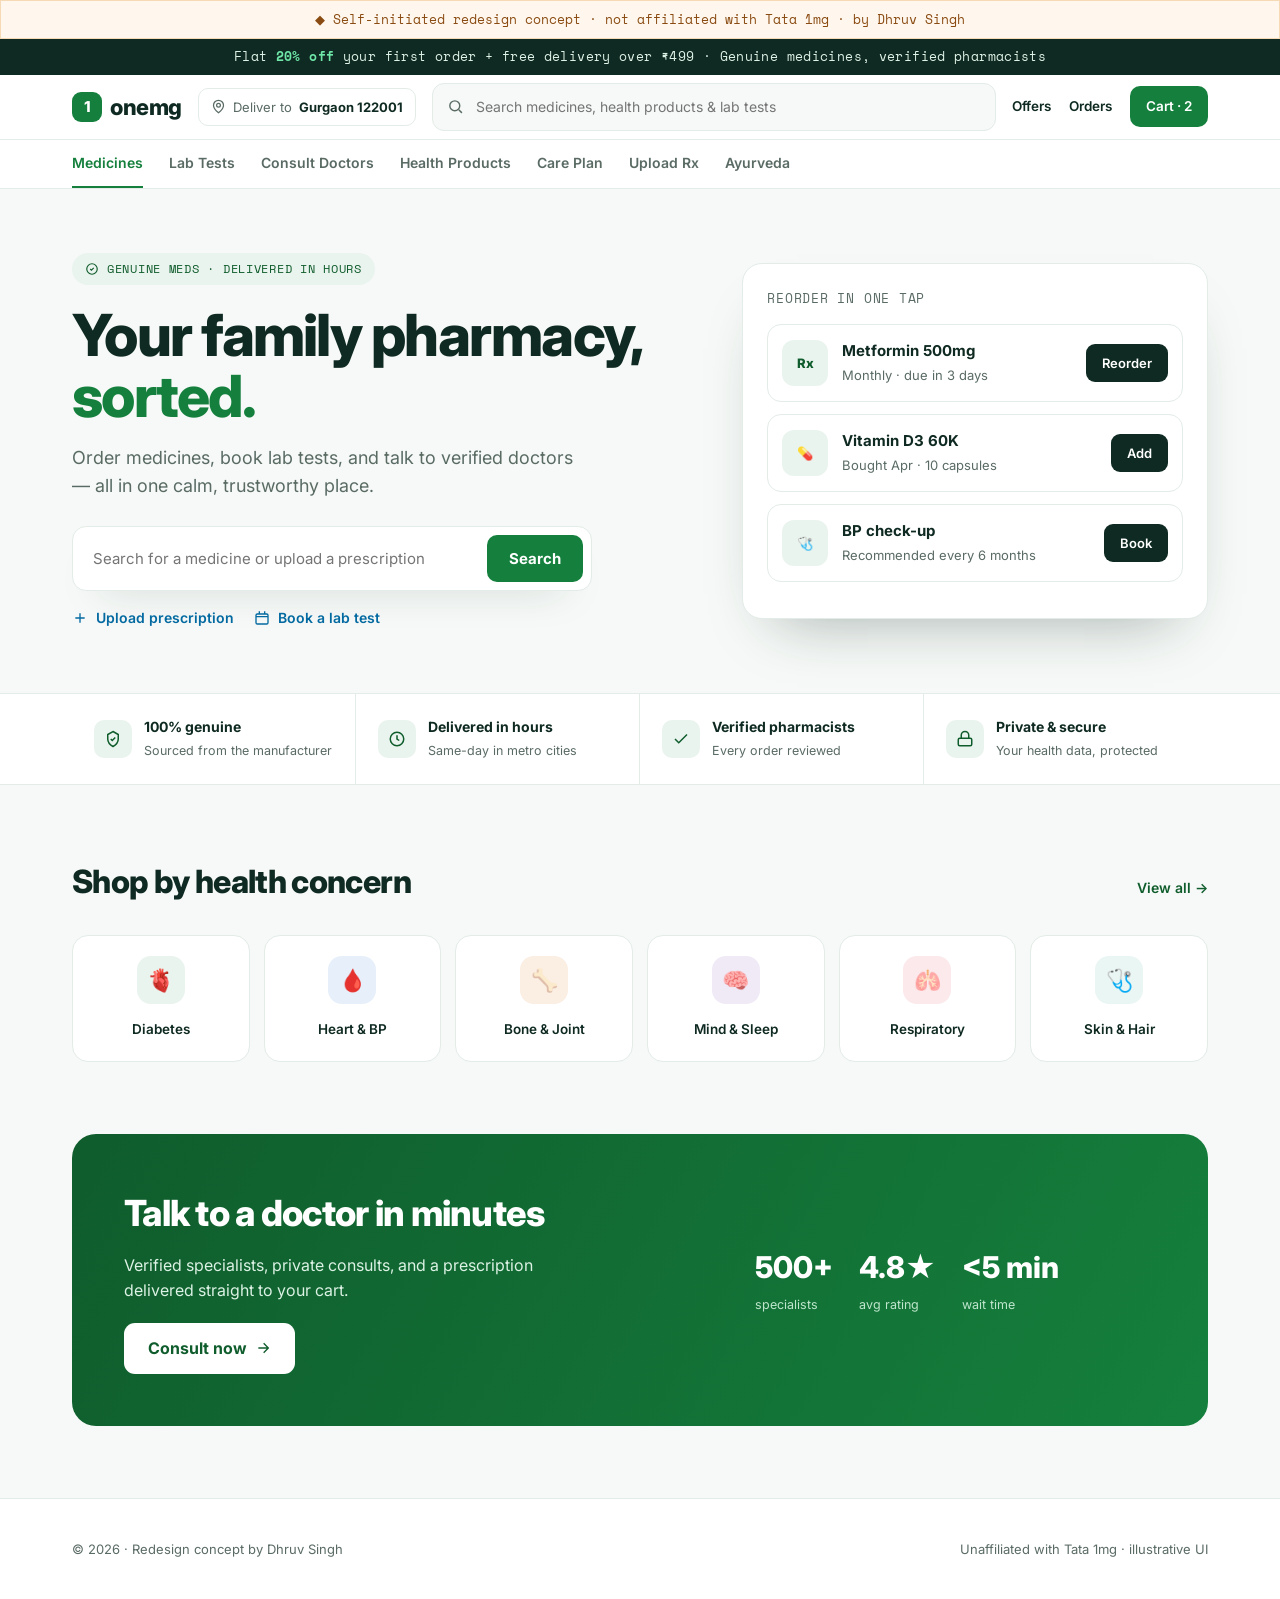
<file: mockup-1mg.html>
<!doctype html>
<html lang="en">
<head>
<meta charset="utf-8" />
<meta name="viewport" content="width=device-width, initial-scale=1" />
<title>1mg — Redesign concept (unaffiliated) · Dhruv Singh</title>
<meta name="description" content="A self-initiated, unaffiliated redesign concept for an online pharmacy. Not affiliated with Tata 1mg." />
<link rel="icon" type="image/svg+xml" href="assets/favicon.svg" />
<link rel="preconnect" href="https://fonts.googleapis.com" />
<link rel="preconnect" href="https://fonts.gstatic.com" crossorigin />
<link href="https://fonts.googleapis.com/css2?family=Inter:wght@400;500;600;700;800&family=Space+Mono:wght@400;700&display=swap" rel="stylesheet" />
<style>
  :root{
    --bg:#F6F9F7; --surface:#FFFFFF; --ink:#0F2A22; --muted:#5A6B64; --line:#E3ECE7;
    --green:#15803D; --green-d:#0F5C2C; --blue:#0369A1; --soft:#EAF4EE; --amber:#B45309;
    --sans:"Inter",system-ui,sans-serif; --mono:"Space Mono",monospace; --maxw:1180px; --ease:cubic-bezier(.22,.61,.36,1);
  }
  *{box-sizing:border-box}
  body{margin:0;background:var(--bg);color:var(--ink);font-family:var(--sans);font-size:16px;line-height:1.55;-webkit-font-smoothing:antialiased}
  img{max-width:100%;display:block}
  .wrap{max-width:var(--maxw);margin:0 auto;padding:0 22px}
  a{color:inherit;text-decoration:none}
  .banner{background:var(--ink);color:#DFF2E7;font-size:12.5px;font-family:var(--mono);letter-spacing:.03em;text-align:center;padding:8px}
  .banner b{color:#6EE7A8}

  /* utility bar */
  .util{background:var(--surface);border-bottom:1px solid var(--line)}
  .util .row{display:flex;align-items:center;gap:16px;height:64px}
  .logo{font-weight:800;font-size:22px;letter-spacing:-.02em;display:flex;align-items:center;gap:8px}
  .logo .mark{width:30px;height:30px;border-radius:9px;background:var(--green);color:#fff;display:grid;place-items:center;font-size:15px;font-weight:800}
  .loc{display:flex;align-items:center;gap:7px;font-size:13px;color:var(--muted);border:1px solid var(--line);border-radius:10px;padding:8px 12px;white-space:nowrap}
  .loc b{color:var(--ink)}
  .search{flex:1;display:flex;align-items:center;gap:10px;background:var(--bg);border:1.5px solid var(--line);border-radius:12px;padding:11px 14px;min-width:120px}
  .search input{border:0;background:transparent;outline:none;flex:1;font:inherit;font-size:14px;color:var(--ink)}
  .util .acts{display:flex;align-items:center;gap:18px;font-size:13.5px;font-weight:600}
  .util .acts .cart{background:var(--green);color:#fff;padding:10px 16px;border-radius:10px}
  @media(max-width:820px){.loc,.util .acts .lnk{display:none}}

  /* main nav */
  nav.cats{background:var(--surface);border-bottom:1px solid var(--line)}
  nav.cats .row{display:flex;gap:26px;height:48px;align-items:center;font-size:14px;font-weight:600;overflow-x:auto}
  nav.cats a{color:var(--muted);white-space:nowrap;border-bottom:2px solid transparent;height:48px;display:flex;align-items:center}
  nav.cats a.on,nav.cats a:hover{color:var(--green);border-color:var(--green)}

  /* hero */
  .hero{padding:clamp(36px,5vw,68px) 0}
  .hero-grid{display:grid;grid-template-columns:1.15fr .85fr;gap:40px;align-items:center}
  @media(max-width:860px){.hero-grid{grid-template-columns:1fr;gap:28px}}
  .kicker{display:inline-flex;align-items:center;gap:8px;font-family:var(--mono);font-size:12px;letter-spacing:.06em;text-transform:uppercase;color:var(--green-d);background:var(--soft);padding:7px 13px;border-radius:999px;margin-bottom:20px}
  h1{font-size:clamp(34px,5vw,58px);line-height:1.04;letter-spacing:-.03em;font-weight:800;margin:0 0 18px}
  h1 em{font-style:normal;color:var(--green)}
  .hero p.sub{font-size:18px;color:var(--muted);max-width:46ch;margin:0 0 26px}
  .hero-search{display:flex;gap:10px;background:var(--surface);border:1.5px solid var(--line);border-radius:14px;padding:8px;box-shadow:0 20px 40px -28px rgba(15,42,34,.4);max-width:520px}
  .hero-search input{flex:1;border:0;outline:none;font:inherit;font-size:15px;padding:0 12px;background:transparent}
  .hero-search button{background:var(--green);color:#fff;border:0;font:inherit;font-weight:700;font-size:15px;padding:12px 22px;border-radius:10px;cursor:pointer}
  .hero-alt{margin-top:16px;display:flex;gap:20px;flex-wrap:wrap;font-size:14px;font-weight:600}
  .hero-alt a{display:inline-flex;align-items:center;gap:8px;color:var(--blue)}
  .hero-card{background:var(--surface);border:1px solid var(--line);border-radius:20px;padding:24px;box-shadow:0 30px 60px -34px rgba(15,42,34,.4)}
  .hc-title{font-size:13px;font-family:var(--mono);letter-spacing:.06em;text-transform:uppercase;color:var(--muted);margin-bottom:16px}
  .reorder{display:flex;align-items:center;gap:14px;padding:14px;border:1px solid var(--line);border-radius:14px;margin-bottom:12px}
  .reorder .pill{width:46px;height:46px;border-radius:12px;background:var(--soft);display:grid;place-items:center;color:var(--green-d);font-weight:800;font-size:13px;flex-shrink:0}
  .reorder .info{flex:1}
  .reorder .info b{display:block;font-size:15px}
  .reorder .info span{font-size:13px;color:var(--muted)}
  .reorder .add{background:var(--ink);color:#fff;border:0;padding:9px 16px;border-radius:9px;font:inherit;font-weight:600;font-size:13px;cursor:pointer}

  /* trust strip */
  .trust{background:var(--surface);border-top:1px solid var(--line);border-bottom:1px solid var(--line)}
  .trust .row{display:grid;grid-template-columns:repeat(4,1fr);gap:0}
  @media(max-width:760px){.trust .row{grid-template-columns:1fr 1fr}}
  .trust .item{display:flex;gap:12px;align-items:center;padding:22px;border-right:1px solid var(--line)}
  .trust .item:last-child{border-right:none}
  @media(max-width:760px){.trust .item:nth-child(2n){border-right:none}.trust .item{border-bottom:1px solid var(--line)}}
  .trust .ic{width:38px;height:38px;border-radius:10px;background:var(--soft);color:var(--green-d);display:grid;place-items:center;flex-shrink:0}
  .trust b{font-size:14px;display:block}
  .trust span{font-size:12.5px;color:var(--muted)}

  /* section */
  section.blk{padding:clamp(40px,6vw,72px) 0}
  .blk-head{display:flex;align-items:baseline;justify-content:space-between;gap:20px;margin-bottom:28px;flex-wrap:wrap}
  .blk-head h2{font-size:clamp(22px,3vw,32px);font-weight:800;letter-spacing:-.02em;margin:0}
  .blk-head a{font-size:14px;font-weight:600;color:var(--green-d)}
  .concern-grid{display:grid;grid-template-columns:repeat(6,1fr);gap:14px}
  @media(max-width:900px){.concern-grid{grid-template-columns:repeat(3,1fr)}}
  @media(max-width:520px){.concern-grid{grid-template-columns:repeat(2,1fr)}}
  .concern{background:var(--surface);border:1px solid var(--line);border-radius:16px;padding:20px 14px;text-align:center;transition:transform .2s var(--ease),box-shadow .2s}
  .concern:hover{transform:translateY(-3px);box-shadow:0 16px 30px -20px rgba(15,42,34,.35)}
  .concern .ic{width:48px;height:48px;border-radius:14px;margin:0 auto 12px;display:grid;place-items:center;font-size:22px}
  .concern span{font-size:13.5px;font-weight:600}
  .c1{background:#EAF4EE;color:#15803D}.c2{background:#E7F0FA;color:#0369A1}.c3{background:#FBEEE3;color:#B45309}
  .c4{background:#F0EAF7;color:#7C3AED}.c5{background:#FBE9EC;color:#BE123C}.c6{background:#E9F6F4;color:#0E7490}

  /* consult band */
  .consult{background:linear-gradient(120deg,#0F5C2C,#15803D);color:#fff;border-radius:24px;padding:clamp(28px,5vw,52px);display:grid;grid-template-columns:1.2fr .8fr;gap:30px;align-items:center}
  @media(max-width:760px){.consult{grid-template-columns:1fr}}
  .consult h3{font-size:clamp(24px,3.4vw,36px);font-weight:800;letter-spacing:-.02em;margin:0 0 12px}
  .consult p{margin:0 0 20px;color:#DBF2E4;max-width:42ch}
  .consult .cta{background:#fff;color:var(--green-d);font-weight:700;padding:13px 24px;border-radius:11px;display:inline-flex;gap:8px;align-items:center}
  .consult .stats{display:flex;gap:26px;flex-wrap:wrap}
  .consult .stats div b{display:block;font-size:30px;font-weight:800}
  .consult .stats div span{font-size:12.5px;color:#Bfe6cd}

  footer{background:var(--surface);border-top:1px solid var(--line);padding:40px 0;color:var(--muted);font-size:13px}
  footer .row{display:flex;justify-content:space-between;gap:16px;flex-wrap:wrap}
  .concept-note{background:#FFF7ED;border:1px solid #F6D9B5;color:#8A4B12;font-size:12.5px;font-family:var(--mono);text-align:center;padding:9px}
  svg{stroke-width:2}
</style>
</head>
<body>
  <div class="concept-note">◆ Self-initiated redesign concept · not affiliated with Tata 1mg · by Dhruv Singh</div>
  <div class="banner">Flat <b>20% off</b> your first order + free delivery over ₹499 · Genuine medicines, verified pharmacists</div>

  <div class="util"><div class="wrap row">
    <div class="logo"><span class="mark">1</span>onemg</div>
    <div class="loc">
      <svg width="15" height="15" viewBox="0 0 24 24" fill="none" stroke="currentColor"><path d="M20 10c0 6-8 12-8 12s-8-6-8-12a8 8 0 0116 0z"/><circle cx="12" cy="10" r="3"/></svg>
      Deliver to <b>Gurgaon 122001</b></div>
    <label class="search">
      <svg width="17" height="17" viewBox="0 0 24 24" fill="none" stroke="#5A6B64"><circle cx="11" cy="11" r="7"/><path d="m21 21-4.3-4.3"/></svg>
      <input placeholder="Search medicines, health products & lab tests" />
    </label>
    <div class="acts">
      <span class="lnk">Offers</span><span class="lnk">Orders</span>
      <span class="cart">Cart · 2</span>
    </div>
  </div></div>

  <nav class="cats"><div class="wrap row">
    <a class="on">Medicines</a><a>Lab Tests</a><a>Consult Doctors</a><a>Health Products</a><a>Care Plan</a><a>Upload Rx</a><a>Ayurveda</a>
  </div></nav>

  <section class="hero"><div class="wrap hero-grid">
    <div>
      <span class="kicker"><svg width="14" height="14" viewBox="0 0 24 24" fill="none" stroke="currentColor"><path d="M9 12l2 2 4-4"/><circle cx="12" cy="12" r="9"/></svg> Genuine meds · Delivered in hours</span>
      <h1>Your family pharmacy, <em>sorted.</em></h1>
      <p class="sub">Order medicines, book lab tests, and talk to verified doctors — all in one calm, trustworthy place.</p>
      <div class="hero-search">
        <input placeholder="Search for a medicine or upload a prescription" />
        <button>Search</button>
      </div>
      <div class="hero-alt">
        <a><svg width="16" height="16" viewBox="0 0 24 24" fill="none" stroke="currentColor"><path d="M12 5v14M5 12h14"/></svg> Upload prescription</a>
        <a><svg width="16" height="16" viewBox="0 0 24 24" fill="none" stroke="currentColor"><path d="M8 2v4M16 2v4M3 10h18M5 6h14a2 2 0 012 2v11a2 2 0 01-2 2H5a2 2 0 01-2-2V8a2 2 0 012-2z"/></svg> Book a lab test</a>
      </div>
    </div>
    <div class="hero-card">
      <div class="hc-title">Reorder in one tap</div>
      <div class="reorder"><div class="pill">Rx</div><div class="info"><b>Metformin 500mg</b><span>Monthly · due in 3 days</span></div><button class="add">Reorder</button></div>
      <div class="reorder"><div class="pill">💊</div><div class="info"><b>Vitamin D3 60K</b><span>Bought Apr · 10 capsules</span></div><button class="add">Add</button></div>
      <div class="reorder"><div class="pill">🩺</div><div class="info"><b>BP check-up</b><span>Recommended every 6 months</span></div><button class="add">Book</button></div>
    </div>
  </div></section>

  <div class="trust"><div class="wrap row">
    <div class="item"><div class="ic"><svg width="18" height="18" viewBox="0 0 24 24" fill="none" stroke="currentColor"><path d="M12 2l7 4v6c0 5-3.5 8-7 10-3.5-2-7-5-7-10V6z"/><path d="M9 12l2 2 4-4"/></svg></div><div><b>100% genuine</b><span>Sourced from the manufacturer</span></div></div>
    <div class="item"><div class="ic"><svg width="18" height="18" viewBox="0 0 24 24" fill="none" stroke="currentColor"><circle cx="12" cy="12" r="9"/><path d="M12 7v5l3 2"/></svg></div><div><b>Delivered in hours</b><span>Same-day in metro cities</span></div></div>
    <div class="item"><div class="ic"><svg width="18" height="18" viewBox="0 0 24 24" fill="none" stroke="currentColor"><path d="M20 6L9 17l-5-5"/></svg></div><div><b>Verified pharmacists</b><span>Every order reviewed</span></div></div>
    <div class="item"><div class="ic"><svg width="18" height="18" viewBox="0 0 24 24" fill="none" stroke="currentColor"><rect x="3" y="11" width="18" height="10" rx="2"/><path d="M7 11V7a5 5 0 0110 0v4"/></svg></div><div><b>Private &amp; secure</b><span>Your health data, protected</span></div></div>
  </div></div>

  <section class="blk"><div class="wrap">
    <div class="blk-head"><h2>Shop by health concern</h2><a>View all →</a></div>
    <div class="concern-grid">
      <div class="concern"><div class="ic c1">🫀</div><span>Diabetes</span></div>
      <div class="concern"><div class="ic c2">🩸</div><span>Heart &amp; BP</span></div>
      <div class="concern"><div class="ic c3">🦴</div><span>Bone &amp; Joint</span></div>
      <div class="concern"><div class="ic c4">🧠</div><span>Mind &amp; Sleep</span></div>
      <div class="concern"><div class="ic c5">🫁</div><span>Respiratory</span></div>
      <div class="concern"><div class="ic c6">🩺</div><span>Skin &amp; Hair</span></div>
    </div>
  </div></section>

  <section class="blk" style="padding-top:0"><div class="wrap">
    <div class="consult">
      <div>
        <h3>Talk to a doctor in minutes</h3>
        <p>Verified specialists, private consults, and a prescription delivered straight to your cart.</p>
        <a class="cta">Consult now
          <svg width="16" height="16" viewBox="0 0 24 24" fill="none" stroke="currentColor"><path d="M5 12h14M13 5l7 7-7 7"/></svg></a>
      </div>
      <div class="stats">
        <div><b>500+</b><span>specialists</span></div>
        <div><b>4.8★</b><span>avg rating</span></div>
        <div><b>&lt;5 min</b><span>wait time</span></div>
      </div>
    </div>
  </div></section>

  <footer><div class="wrap row"><span>© 2026 · Redesign concept by Dhruv Singh</span><span>Unaffiliated with Tata 1mg · illustrative UI</span></div></footer>
</body>
</html>
</file>
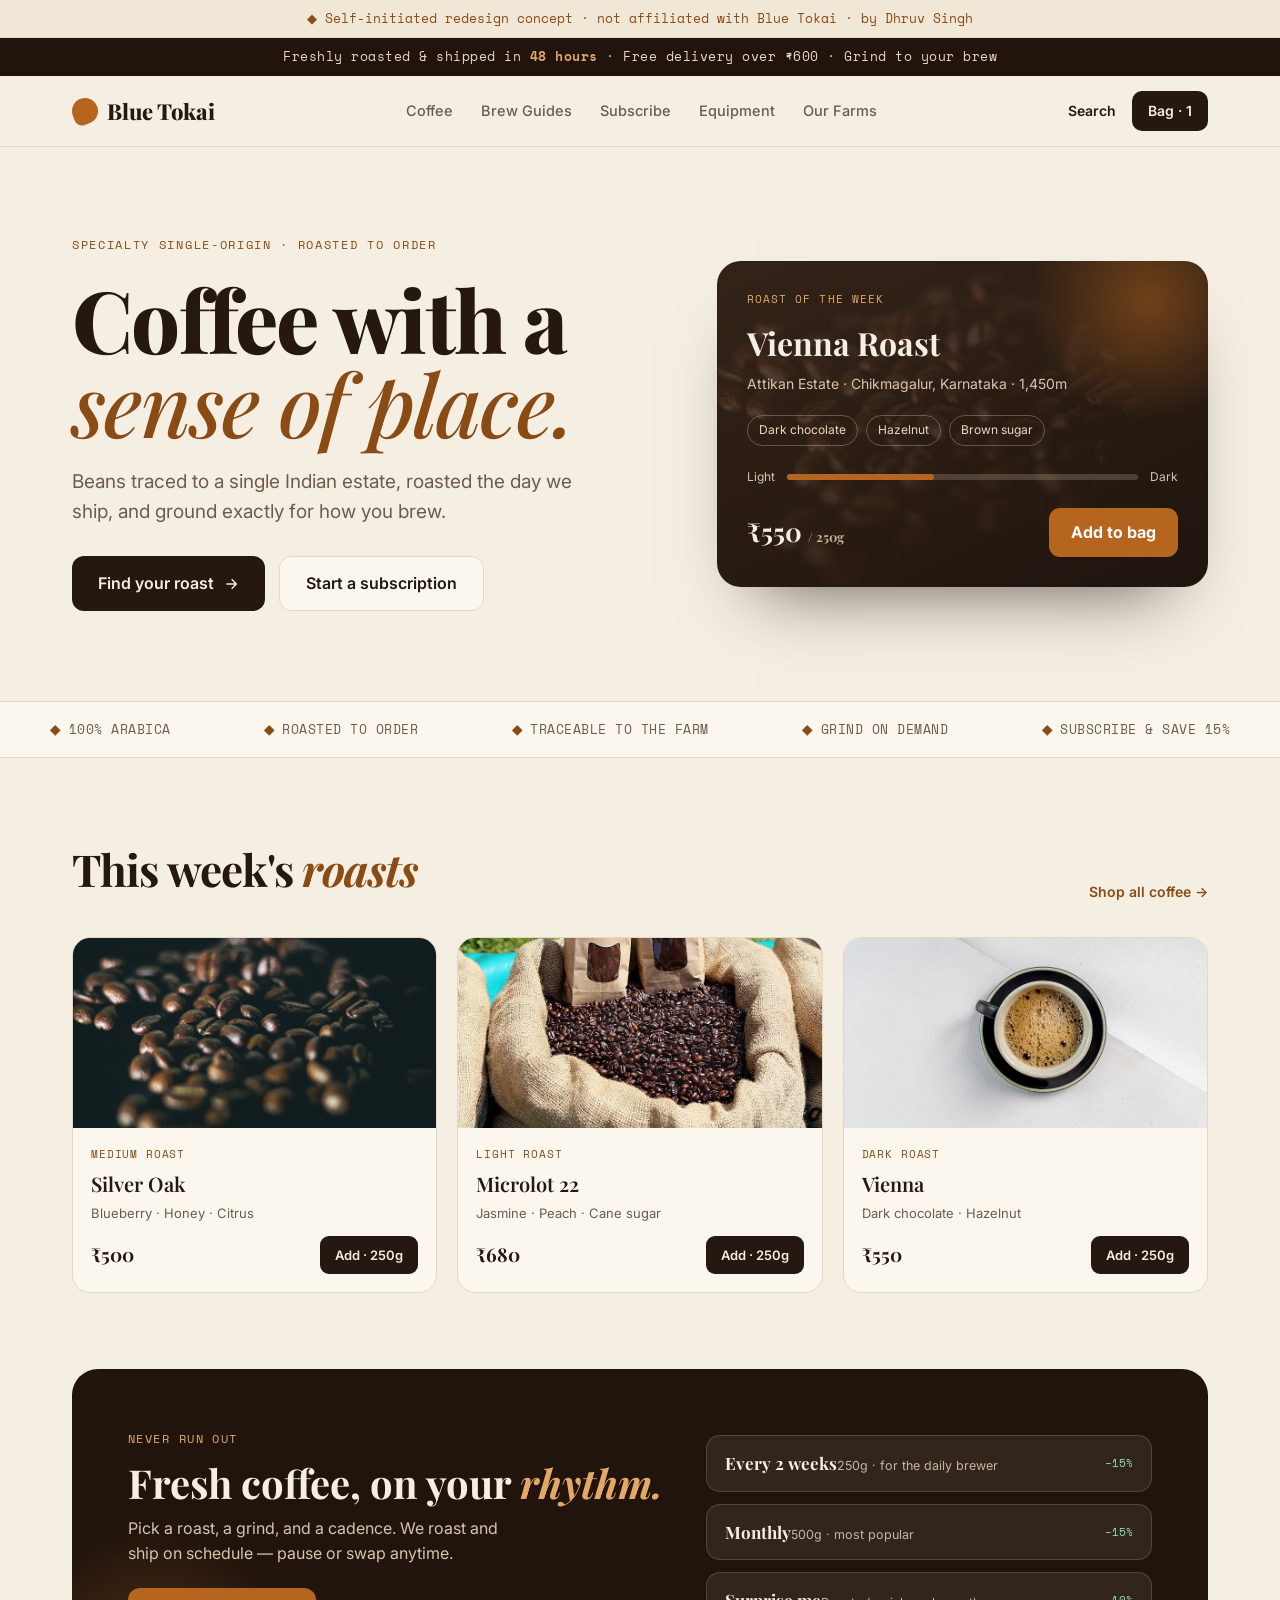
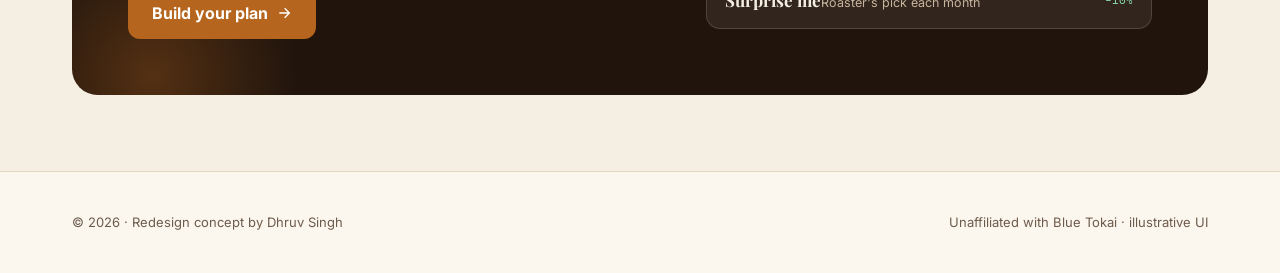
<file: mockup-bluetokai.html>
<!doctype html>
<html lang="en">
<head>
<meta charset="utf-8" />
<meta name="viewport" content="width=device-width, initial-scale=1" />
<title>Blue Tokai — Redesign concept (unaffiliated) · Dhruv Singh</title>
<meta name="description" content="A self-initiated, unaffiliated redesign concept for a specialty coffee roastery. Not affiliated with Blue Tokai." />
<link rel="icon" type="image/svg+xml" href="assets/favicon.svg" />
<link rel="preconnect" href="https://fonts.googleapis.com" />
<link rel="preconnect" href="https://fonts.gstatic.com" crossorigin />
<link href="https://fonts.googleapis.com/css2?family=Playfair+Display:ital,wght@0,500;0,600;0,700;0,800;1,500;1,600&family=Inter:wght@400;500;600;700&family=Space+Mono:wght@400;700&display=swap" rel="stylesheet" />
<style>
  :root{
    --bg:#F5EFE3; --surface:#FBF7EE; --ink:#241811; --muted:#6E5B4C; --line:#E4D8C4;
    --accent:#B5651D; --accent-d:#8A4B15; --dark:#20140D; --cream:#F5EFE3;
    --serif:"Playfair Display",Georgia,serif; --sans:"Inter",system-ui,sans-serif; --mono:"Space Mono",monospace;
    --maxw:1180px; --ease:cubic-bezier(.22,.61,.36,1);
  }
  *{box-sizing:border-box}
  body{margin:0;background:var(--bg);color:var(--ink);font-family:var(--sans);font-size:16px;line-height:1.55;-webkit-font-smoothing:antialiased}
  img{max-width:100%;display:block}
  a{color:inherit;text-decoration:none}
  .wrap{max-width:var(--maxw);margin:0 auto;padding:0 22px}
  .mono{font-family:var(--mono)}
  .concept-note{background:#F1E7D6;border-bottom:1px solid var(--line);color:var(--accent-d);font-size:12.5px;font-family:var(--mono);text-align:center;padding:9px}
  .banner{background:var(--dark);color:#EAD9C2;font-family:var(--mono);font-size:12.5px;letter-spacing:.04em;text-align:center;padding:9px}
  .banner b{color:#E3A867}

  header{background:rgba(245,239,227,.85);backdrop-filter:blur(8px);border-bottom:1px solid var(--line);position:sticky;top:0;z-index:50}
  nav{display:flex;align-items:center;justify-content:space-between;height:70px}
  .logo{font-family:var(--serif);font-weight:800;font-size:22px;letter-spacing:-.01em;display:flex;align-items:center;gap:9px}
  .logo .bean{width:26px;height:26px;border-radius:50% 50% 50% 8px;background:var(--accent);transform:rotate(-20deg)}
  .nlinks{display:flex;gap:28px;font-size:14.5px;font-weight:500}
  .nlinks a{color:var(--muted)}.nlinks a:hover{color:var(--ink)}
  .ncart{display:flex;align-items:center;gap:16px;font-size:14px;font-weight:600}
  .ncart .bag{background:var(--ink);color:var(--cream);padding:9px 16px;border-radius:10px}
  @media(max-width:780px){.nlinks{display:none}}

  .hero{padding:clamp(44px,7vw,96px) 0}
  .hero-grid{display:grid;grid-template-columns:1.1fr .9fr;gap:44px;align-items:center}
  @media(max-width:860px){.hero-grid{grid-template-columns:1fr;gap:32px}}
  .kicker{font-family:var(--mono);font-size:12px;letter-spacing:.14em;text-transform:uppercase;color:var(--accent-d);margin-bottom:22px;display:block}
  h1{font-family:var(--serif);font-size:clamp(42px,7vw,86px);line-height:.98;letter-spacing:-.02em;font-weight:800;margin:0 0 22px}
  h1 em{font-style:italic;font-weight:500;color:var(--accent-d)}
  .hero p.sub{font-size:19px;color:var(--muted);max-width:44ch;margin:0 0 30px}
  .hero .cta-row{display:flex;gap:14px;flex-wrap:wrap}
  .btn{display:inline-flex;align-items:center;gap:9px;font-weight:600;font-size:16px;padding:14px 26px;border-radius:12px}
  .btn-p{background:var(--ink);color:var(--cream)}
  .btn-g{border:1px solid var(--line);background:var(--surface)}
  .roast-hero{background:linear-gradient(155deg,rgba(58,36,23,.82),rgba(32,20,13,.94)),url(assets/coffee-2.jpg);background-size:cover;background-position:center;border-radius:24px;padding:30px;color:var(--cream);position:relative;overflow:hidden;box-shadow:0 40px 70px -40px rgba(32,20,13,.7)}
  .roast-hero::after{content:"";position:absolute;width:260px;height:260px;border-radius:50%;background:radial-gradient(circle,rgba(181,101,29,.5),transparent 65%);top:-90px;right:-70px}
  .roast-hero .tag{font-family:var(--mono);font-size:11px;letter-spacing:.1em;text-transform:uppercase;color:#E3A867}
  .roast-hero h2{font-family:var(--serif);font-size:32px;font-weight:700;margin:10px 0 6px}
  .roast-hero .origin{color:#D8C4AD;font-size:14px;margin-bottom:20px}
  .notes{display:flex;gap:8px;flex-wrap:wrap;margin-bottom:22px}
  .notes span{font-size:12px;border:1px solid rgba(234,217,194,.3);border-radius:999px;padding:5px 11px;color:#EAD9C2}
  .rmeter{display:flex;align-items:center;gap:12px;font-size:12px;color:#D8C4AD;margin-bottom:22px}
  .rbar{flex:1;height:6px;border-radius:6px;background:rgba(234,217,194,.2);position:relative}
  .rbar i{position:absolute;left:0;top:0;bottom:0;width:42%;border-radius:6px;background:var(--accent)}
  .roast-hero .buy{display:flex;align-items:center;justify-content:space-between;gap:14px}
  .roast-hero .price{font-family:var(--serif);font-size:26px;font-weight:700}
  .roast-hero .add{background:var(--accent);color:#fff;border:0;font:inherit;font-weight:700;padding:12px 22px;border-radius:11px;cursor:pointer}

  .strip{background:var(--surface);border-top:1px solid var(--line);border-bottom:1px solid var(--line)}
  .strip .row{display:flex;flex-wrap:wrap;justify-content:space-between;gap:16px;padding:18px 0;font-family:var(--mono);font-size:12.5px;letter-spacing:.04em;text-transform:uppercase;color:var(--muted)}
  .strip .row span{display:flex;align-items:center;gap:8px}
  .strip b{color:var(--accent-d)}

  section.blk{padding:clamp(44px,6vw,80px) 0}
  .blk-head{display:flex;align-items:flex-end;justify-content:space-between;gap:20px;margin-bottom:34px;flex-wrap:wrap}
  .blk-head h2{font-family:var(--serif);font-size:clamp(26px,4vw,44px);font-weight:700;letter-spacing:-.02em;margin:0}
  .blk-head h2 em{font-style:italic;color:var(--accent-d)}
  .blk-head a{font-size:14px;font-weight:600;color:var(--accent-d)}
  .roasts{display:grid;grid-template-columns:repeat(3,1fr);gap:20px}
  @media(max-width:820px){.roasts{grid-template-columns:1fr 1fr}}
  @media(max-width:520px){.roasts{grid-template-columns:1fr}}
  .roast{background:var(--surface);border:1px solid var(--line);border-radius:18px;overflow:hidden;transition:transform .25s var(--ease),box-shadow .25s}
  .roast:hover{transform:translateY(-4px);box-shadow:0 22px 40px -26px rgba(32,20,13,.4)}
  .roast .top{height:190px;overflow:hidden}
  .roast .top img{width:100%;height:100%;object-fit:cover;display:block;transition:transform .45s var(--ease)}
  .roast:hover .top img{transform:scale(1.06)}
  .roast .body{padding:18px}
  .roast .lvl{font-family:var(--mono);font-size:10.5px;letter-spacing:.08em;text-transform:uppercase;color:var(--accent-d)}
  .roast h3{font-family:var(--serif);font-size:20px;font-weight:600;margin:6px 0 4px}
  .roast .o{font-size:13px;color:var(--muted);margin-bottom:12px}
  .roast .foot{display:flex;align-items:center;justify-content:space-between}
  .roast .p{font-family:var(--serif);font-size:19px;font-weight:700}
  .roast .a{background:var(--ink);color:var(--cream);border:0;font:inherit;font-weight:600;font-size:13px;padding:9px 15px;border-radius:9px;cursor:pointer}

  .sub-band{background:var(--dark);color:var(--cream);border-radius:26px;padding:clamp(30px,5vw,56px);display:grid;grid-template-columns:1.1fr .9fr;gap:32px;align-items:center;position:relative;overflow:hidden}
  @media(max-width:760px){.sub-band{grid-template-columns:1fr}}
  .sub-band::after{content:"";position:absolute;width:320px;height:320px;border-radius:50%;background:radial-gradient(circle,rgba(181,101,29,.35),transparent 65%);bottom:-140px;left:-80px}
  .sub-band .k{font-family:var(--mono);font-size:12px;letter-spacing:.12em;text-transform:uppercase;color:#E3A867}
  .sub-band h3{font-family:var(--serif);font-size:clamp(26px,3.6vw,40px);font-weight:700;margin:12px 0 12px;line-height:1.05}
  .sub-band h3 em{font-style:italic;color:#E3A867}
  .sub-band p{color:#D8C4AD;margin:0 0 22px;max-width:40ch;position:relative;z-index:1}
  .sub-band .cta{background:var(--accent);color:#fff;font-weight:700;padding:13px 24px;border-radius:12px;display:inline-flex;gap:8px;align-items:center;position:relative;z-index:1}
  .sub-opts{display:flex;flex-direction:column;gap:12px;position:relative;z-index:1}
  .sub-opt{display:flex;align-items:center;justify-content:space-between;background:rgba(245,239,227,.08);border:1px solid rgba(234,217,194,.18);border-radius:14px;padding:14px 18px}
  .sub-opt b{font-family:var(--serif);font-size:17px}.sub-opt span{font-size:12.5px;color:#C7B49D}
  .sub-opt .save{font-family:var(--mono);font-size:11px;color:#8FE0B0}

  footer{background:var(--surface);border-top:1px solid var(--line);padding:40px 0;color:var(--muted);font-size:13px}
  footer .row{display:flex;justify-content:space-between;gap:16px;flex-wrap:wrap}
  svg{stroke-width:2}
</style>
</head>
<body>
  <div class="concept-note">◆ Self-initiated redesign concept · not affiliated with Blue Tokai · by Dhruv Singh</div>
  <div class="banner">Freshly roasted &amp; shipped in <b>48 hours</b> · Free delivery over ₹600 · Grind to your brew</div>

  <header><div class="wrap"><nav>
    <a class="logo"><span class="bean"></span>Blue Tokai</a>
    <div class="nlinks"><a>Coffee</a><a>Brew Guides</a><a>Subscribe</a><a>Equipment</a><a>Our Farms</a></div>
    <div class="ncart"><span>Search</span><span class="bag">Bag · 1</span></div>
  </nav></div></header>

  <section class="hero"><div class="wrap hero-grid">
    <div>
      <span class="kicker">Specialty single-origin · roasted to order</span>
      <h1>Coffee with a <em>sense of place.</em></h1>
      <p class="sub">Beans traced to a single Indian estate, roasted the day we ship, and ground exactly for how you brew.</p>
      <div class="cta-row">
        <a class="btn btn-p">Find your roast
          <svg width="16" height="16" viewBox="0 0 24 24" fill="none" stroke="currentColor"><path d="M5 12h14M13 5l7 7-7 7"/></svg></a>
        <a class="btn btn-g">Start a subscription</a>
      </div>
    </div>
    <div class="roast-hero">
      <div class="tag">Roast of the week</div>
      <h2>Vienna Roast</h2>
      <div class="origin">Attikan Estate · Chikmagalur, Karnataka · 1,450m</div>
      <div class="notes"><span>Dark chocolate</span><span>Hazelnut</span><span>Brown sugar</span></div>
      <div class="rmeter">Light <span class="rbar"><i></i></span> Dark</div>
      <div class="buy"><span class="price">₹550 <span style="font-size:13px;color:#C7B49D">/ 250g</span></span><button class="add">Add to bag</button></div>
    </div>
  </div></section>

  <div class="strip"><div class="wrap row">
    <span><b>◆</b> 100% Arabica</span>
    <span><b>◆</b> Roasted to order</span>
    <span><b>◆</b> Traceable to the farm</span>
    <span><b>◆</b> Grind on demand</span>
    <span><b>◆</b> Subscribe &amp; save 15%</span>
  </div></div>

  <section class="blk"><div class="wrap">
    <div class="blk-head"><h2>This week's <em>roasts</em></h2><a>Shop all coffee →</a></div>
    <div class="roasts">
      <div class="roast"><div class="top"><img src="assets/coffee-2.jpg" alt="Roasted coffee beans" loading="lazy"></div>
        <div class="body"><div class="lvl">Medium roast</div><h3>Silver Oak</h3><div class="o">Blueberry · Honey · Citrus</div>
          <div class="foot"><span class="p">₹500</span><button class="a">Add · 250g</button></div></div></div>
      <div class="roast"><div class="top"><img src="assets/coffee-1.jpg" alt="Bags of roasted coffee beans" loading="lazy"></div>
        <div class="body"><div class="lvl">Light roast</div><h3>Microlot 22</h3><div class="o">Jasmine · Peach · Cane sugar</div>
          <div class="foot"><span class="p">₹680</span><button class="a">Add · 250g</button></div></div></div>
      <div class="roast"><div class="top"><img src="assets/coffee-3.jpg" alt="Cup of espresso coffee" loading="lazy"></div>
        <div class="body"><div class="lvl">Dark roast</div><h3>Vienna</h3><div class="o">Dark chocolate · Hazelnut</div>
          <div class="foot"><span class="p">₹550</span><button class="a">Add · 250g</button></div></div></div>
    </div>
  </div></section>

  <section class="blk" style="padding-top:0"><div class="wrap">
    <div class="sub-band">
      <div>
        <span class="k">Never run out</span>
        <h3>Fresh coffee, on your <em>rhythm.</em></h3>
        <p>Pick a roast, a grind, and a cadence. We roast and ship on schedule — pause or swap anytime.</p>
        <a class="cta">Build your plan
          <svg width="16" height="16" viewBox="0 0 24 24" fill="none" stroke="currentColor"><path d="M5 12h14M13 5l7 7-7 7"/></svg></a>
      </div>
      <div class="sub-opts">
        <div class="sub-opt"><div><b>Every 2 weeks</b><span>250g · for the daily brewer</span></div><span class="save">−15%</span></div>
        <div class="sub-opt"><div><b>Monthly</b><span>500g · most popular</span></div><span class="save">−15%</span></div>
        <div class="sub-opt"><div><b>Surprise me</b><span>Roaster's pick each month</span></div><span class="save">−10%</span></div>
      </div>
    </div>
  </div></section>

  <footer><div class="wrap row"><span>© 2026 · Redesign concept by Dhruv Singh</span><span>Unaffiliated with Blue Tokai · illustrative UI</span></div></footer>
</body>
</html>
</file>
<file: styles.css>
/* ============ Dhruv Singh — cream editorial portfolio ============ */
:root{
  --bg:#F3EEE4; --surface:#FBF8F1; --fg:#211C16; --muted:#6E6459;
  --line:#E4DBCB; --accent:#B45309; --accent-ink:#8A3F12; --dark:#1A1712; --ink-inv:#F3EEE4; --faint:#6B6152;
  --serif:"Playfair Display",Georgia,serif; --sans:"Inter",system-ui,-apple-system,sans-serif; --mono:"Space Mono",monospace;
  --maxw:1200px; --ease:cubic-bezier(.22,.61,.36,1);
}
/* ---------- dark theme (warm, not inverted) ---------- */
:root[data-theme="dark"]{
  --bg:#17140F; --surface:#221D16; --fg:#F2EDE3; --muted:#B8AD9D; --faint:#8C8273;
  --line:#39322A; --accent:#D2854A; --accent-ink:#E7A96A; --dark:#0F0D0A; --ink-inv:#F2EDE3;
}
:root[data-theme="dark"] header{background:rgba(23,20,15,.72)}
:root[data-theme="dark"] .tag-concept,:root[data-theme="dark"] .feature-tag.concept{background:#2C2820;color:var(--muted)}
:root[data-theme="dark"] .svc .ic,:root[data-theme="dark"] .panel-card .ic{background:#17140F}
:root[data-theme="dark"] .portrait{background:radial-gradient(120% 90% at 30% 15%,#241f18,#17130d)}
/* theme toggle button */
.theme-toggle{display:inline-flex;align-items:center;justify-content:center;width:44px;height:44px;border:1px solid var(--line);background:var(--surface);border-radius:999px;color:var(--muted);transition:border-color .2s,color .2s}
.theme-toggle:hover{border-color:var(--accent);color:var(--fg)}
.theme-toggle .ic-sun{display:none}
:root[data-theme="dark"] .theme-toggle .ic-sun{display:block}
:root[data-theme="dark"] .theme-toggle .ic-moon{display:none}
/* keyboard focus ring (accessibility) */
a:focus-visible,button:focus-visible,[tabindex]:focus-visible{outline:2px solid var(--accent);outline-offset:3px;border-radius:4px}
/* anchor targets clear the sticky header */
section[id]{scroll-margin-top:88px}
@media(max-width:520px){.sm-hide{display:none}}
/* tighter nav on small screens so both toggles fit */
@media(max-width:720px){
  #sound-label{display:none}
  .sound-toggle{padding:0;width:44px;height:44px;justify-content:center}
  .nav-right{gap:10px}
}
*{box-sizing:border-box}
html{scroll-behavior:smooth}
body{margin:0;background:var(--bg);color:var(--fg);font-family:var(--sans);font-size:17px;line-height:1.6;-webkit-font-smoothing:antialiased;overflow-x:hidden}
a{color:inherit;text-decoration:none}
img{max-width:100%;display:block}
.wrap{max-width:var(--maxw);margin:0 auto;padding:0 24px}
.mono{font-family:var(--mono)}
.eyebrow-label{font-family:var(--mono);font-size:12px;letter-spacing:.14em;text-transform:uppercase;color:var(--faint)}

/* ---------- custom cursor ---------- */
#trail{position:fixed;inset:0;pointer-events:none;z-index:9998}
.cur{position:fixed;top:0;left:0;pointer-events:none;z-index:9999;border-radius:50%;transform:translate(-50%,-50%);will-change:transform}
#dot{width:7px;height:7px;background:var(--accent)}
#ring{width:34px;height:34px;border:1.5px solid var(--accent);opacity:.6;transition:width .25s var(--ease),height .25s var(--ease),opacity .25s var(--ease),background .25s var(--ease)}
body.cursor-on{cursor:none} body.cursor-on a,body.cursor-on button{cursor:none}
@media(hover:none),(pointer:coarse){#dot,#ring,#trail{display:none!important}}
.cursor-hover #ring{width:60px;height:60px;opacity:.9;background:rgba(180,83,9,.10)}
body.on-dark #dot{background:var(--ink-inv)} body.on-dark #ring{border-color:var(--ink-inv)}
.cursor-hover.on-dark #ring{background:rgba(243,238,228,.14)}

/* ---------- nav ---------- */
header{position:sticky;top:0;z-index:100;backdrop-filter:blur(10px);background:rgba(243,238,228,.72);border-bottom:1px solid transparent;transition:border-color .3s}
header.scrolled{border-color:var(--line)}
nav{display:flex;align-items:center;justify-content:space-between;height:70px}
.brand{font-family:var(--serif);font-weight:700;font-size:22px;letter-spacing:-.01em;padding:8px 0;display:inline-flex;align-items:center}
.brand em{font-style:italic;color:var(--accent-ink)}
.nav-right{display:flex;align-items:center;gap:22px}
.navlinks{display:flex;align-items:center;gap:30px}
.navlinks a{position:relative;font-weight:500;color:var(--muted);font-size:15px;transition:color .2s}
.navlinks a:hover{color:var(--fg)}
.navlinks a::after{content:"";position:absolute;left:0;bottom:-4px;height:1.5px;width:100%;background:var(--accent);transform:scaleX(0);transform-origin:left;transition:transform .32s var(--ease)}
.navlinks a:hover::after{transform:scaleX(1)}
.menu-btn{display:none;flex-direction:column;justify-content:center;gap:5px;width:44px;height:44px;padding:0 10px;background:var(--surface);border:1px solid var(--line);border-radius:10px}
.menu-btn span{display:block;height:2px;width:100%;background:var(--fg);border-radius:2px;transition:transform .3s var(--ease),opacity .2s}
header.menu-open .menu-btn span:nth-child(1){transform:translateY(7px) rotate(45deg)}
header.menu-open .menu-btn span:nth-child(2){opacity:0}
header.menu-open .menu-btn span:nth-child(3){transform:translateY(-7px) rotate(-45deg)}
.sound-toggle{display:inline-flex;align-items:center;gap:8px;min-height:44px;border:1px solid var(--line);background:var(--surface);border-radius:999px;padding:10px 16px;font-family:var(--mono);font-size:12px;letter-spacing:.06em;color:var(--muted);transition:border-color .2s,color .2s}
.sound-toggle:hover{border-color:var(--accent);color:var(--fg)}
.sound-toggle .dotled{width:7px;height:7px;border-radius:50%;background:#CDC3B4}
.sound-toggle.on .dotled{background:var(--accent);box-shadow:0 0 0 3px rgba(180,83,9,.18)}
@media(max-width:720px){
  .menu-btn{display:flex}
  .navlinks{position:absolute;top:100%;left:0;right:0;flex-direction:column;align-items:flex-start;gap:0;
    background:var(--surface);border-bottom:1px solid var(--line);padding:8px 24px 16px;
    opacity:0;visibility:hidden;transform:translateY(-8px);transition:opacity .25s var(--ease),transform .25s var(--ease),visibility .25s}
  header.menu-open .navlinks{opacity:1;visibility:visible;transform:none}
  .navlinks a{width:100%;padding:14px 0;font-size:18px;border-bottom:1px solid var(--line)}
  .navlinks a:last-child{border-bottom:none}
  .navlinks a::after{display:none}
}

/* ---------- hero ---------- */
.hero{position:relative;overflow:hidden;padding:clamp(60px,11vw,132px) 0 clamp(44px,7vw,84px)}
.hero-glow{position:absolute;z-index:0;top:-16%;left:-7%;width:min(760px,82vw);height:min(760px,82vw);pointer-events:none;border-radius:50%;
  background:radial-gradient(circle at 42% 42%,rgba(180,83,9,.26),rgba(180,83,9,.10) 36%,transparent 68%);
  filter:blur(12px);animation:glowdrift 16s ease-in-out infinite alternate}
.hero-glow::after{content:"";position:absolute;inset:-12%;border-radius:50%;mix-blend-mode:soft-light;opacity:.3;
  background-image:url("data:image/svg+xml,%3Csvg xmlns='http://www.w3.org/2000/svg' width='160' height='160'%3E%3Cfilter id='n'%3E%3CfeTurbulence type='fractalNoise' baseFrequency='0.85' numOctaves='2' stitchTiles='stitch'/%3E%3C/filter%3E%3Crect width='100%25' height='100%25' filter='url(%23n)'/%3E%3C/svg%3E")}
@keyframes glowdrift{from{transform:translate(0,0) scale(1)}to{transform:translate(7%,5%) scale(1.1)}}
.hero .wrap{position:relative;z-index:1}
.eyebrow{display:inline-flex;align-items:center;gap:9px;font-family:var(--mono);font-size:12px;letter-spacing:.1em;text-transform:uppercase;color:var(--muted);border:1px solid var(--line);background:var(--surface);padding:8px 15px;border-radius:999px;margin-bottom:30px}
.eyebrow .pulse{width:8px;height:8px;border-radius:50%;background:var(--accent);animation:pulse 2.2s infinite}
@keyframes pulse{0%{box-shadow:0 0 0 0 rgba(180,83,9,.5)}70%{box-shadow:0 0 0 10px rgba(180,83,9,0)}100%{box-shadow:0 0 0 0 rgba(180,83,9,0)}}
h1{font-family:var(--serif);font-size:clamp(40px,7vw,86px);line-height:1.0;letter-spacing:-.02em;font-weight:800;margin:0 0 26px;max-width:15ch}
h1 em{font-style:italic;font-weight:500;color:var(--accent-ink)}
.lead{font-size:clamp(16px,1.9vw,20px);color:var(--muted);max-width:54ch;margin:0 0 38px}
.cta-row{display:flex;gap:14px;flex-wrap:wrap;align-items:center}
.btn{display:inline-flex;align-items:center;gap:10px;font-weight:600;font-size:16px;padding:15px 26px;border-radius:12px;transition:transform .15s var(--ease),box-shadow .2s,border-color .2s;will-change:transform}
.btn-primary{background:var(--fg);color:var(--bg)}
.btn-primary:hover{box-shadow:0 14px 34px -12px rgba(33,28,22,.5)}
.btn-ghost{border:1px solid var(--line);background:var(--surface)}
.btn-ghost:hover{border-color:var(--fg)}
.scrollcue{margin-top:60px;font-family:var(--mono);font-size:12px;letter-spacing:.08em;color:var(--muted);display:flex;align-items:center;gap:10px}
.scrollcue .bar{width:1px;height:34px;background:linear-gradient(var(--accent),transparent);display:block}

/* ---------- sections ---------- */
section{padding:clamp(56px,9vw,104px) 0}
.sec-head{display:flex;align-items:baseline;justify-content:space-between;gap:24px;margin-bottom:44px;flex-wrap:wrap}
.sec-title{font-family:var(--serif);font-size:clamp(28px,4.4vw,46px);font-weight:700;letter-spacing:-.02em;margin:0}
.sec-title em{font-style:italic;color:var(--accent-ink)}

/* ---------- work ---------- */
.work-grid{display:grid;grid-template-columns:1fr 1fr;gap:22px}
@media(max-width:760px){.work-grid{grid-template-columns:1fr}}
.card{position:relative;border:1px solid var(--line);border-radius:18px;overflow:hidden;background:var(--surface);transition:transform .4s var(--ease),box-shadow .4s var(--ease),border-color .3s;will-change:transform}
.card:hover{transform:translateY(-6px);box-shadow:0 28px 54px -26px rgba(33,28,22,.32);border-color:transparent}
.shot{display:block;width:100%;height:auto;transition:transform .6s var(--ease);background:#e9e1d3}
.card:hover .shot{transform:scale(1.035)}
.shot-wrap{position:relative;overflow:hidden;margin:0;line-height:0}
.shot-badge{position:absolute;top:12px;left:12px;z-index:3;font-family:var(--mono);font-size:10px;letter-spacing:.08em;text-transform:uppercase;background:rgba(26,23,18,.82);color:var(--ink-inv);padding:5px 10px;border-radius:999px;line-height:1.4;backdrop-filter:blur(4px)}
.thumb{aspect-ratio:16/10;position:relative;overflow:hidden;display:grid;place-items:center}
.thumb .label{font-family:var(--serif);font-weight:700;font-size:clamp(24px,3.6vw,38px);letter-spacing:-.02em;color:#fff;z-index:2;text-align:center;padding:0 20px;transition:transform .5s var(--ease)}
.thumb .sub{position:absolute;bottom:16px;left:0;right:0;text-align:center;font-family:var(--mono);font-size:11px;letter-spacing:.1em;text-transform:uppercase;color:rgba(255,255,255,.75);z-index:2}
.card:hover .thumb .label{transform:scale(1.04)}
.t-coffee{background:linear-gradient(140deg,#92400E 0%,#78350F 60%,#B45309 130%)}
.t-1mg{background:linear-gradient(135deg,#15803D 0%,#0369A1 120%)}
.thumb::after{content:"";position:absolute;inset:0;background:radial-gradient(140% 100% at 50% 120%,rgba(255,255,255,.14),transparent 60%);z-index:1}
.card-meta{display:flex;align-items:center;justify-content:space-between;gap:16px;padding:20px 22px}
.card-meta h3{margin:0;font-family:var(--serif);font-size:21px;font-weight:600;letter-spacing:-.01em}
.card-meta p{margin:4px 0 0;font-size:14px;color:var(--muted)}
.tag{font-family:var(--mono);font-size:11px;font-weight:700;letter-spacing:.08em;text-transform:uppercase;padding:6px 11px;border-radius:999px;white-space:nowrap}
.tag-live{background:rgba(180,83,9,.14);color:var(--accent-ink)}
.tag-concept{background:#EDE6D8;color:var(--muted)}

/* ---------- feature rows (project showcase) ---------- */
.features{display:flex;flex-direction:column;gap:clamp(64px,9vw,120px)}
.feature{display:grid;grid-template-columns:1.02fr .98fr;gap:clamp(32px,5vw,72px);align-items:center}
.feature.reverse .feature-img{order:2}
.feature-img{display:block;overflow:hidden;border-radius:18px;border:1px solid var(--line);box-shadow:0 30px 60px -34px rgba(33,28,22,.32);background:var(--surface);line-height:0}
.feature-img img{width:100%;height:auto;display:block;transition:transform .6s var(--ease)}
.feature-img:hover img{transform:scale(1.045)}
.feature-num{font-family:var(--mono);font-size:12px;letter-spacing:.12em;color:var(--faint)}
.feature-tag{display:inline-flex;align-items:center;gap:8px;font-family:var(--mono);font-size:11px;font-weight:700;letter-spacing:.08em;text-transform:uppercase;padding:6px 12px;border-radius:999px;margin:14px 0 18px}
.feature-tag.live{background:rgba(180,83,9,.14);color:var(--accent-ink)}
.feature-tag.concept{background:#EDE6D8;color:var(--muted)}
.feature-text h3{font-family:var(--serif);font-size:clamp(28px,3.6vw,44px);font-weight:700;letter-spacing:-.02em;margin:0 0 16px;line-height:1.04}
.feature-text p{color:var(--muted);font-size:clamp(16px,1.6vw,18px);line-height:1.6;margin:0 0 24px;max-width:46ch}
.feature-link{display:inline-flex;align-items:center;gap:9px;position:relative;font-weight:600;font-size:16px;color:var(--fg);width:fit-content;min-height:44px}
.feature-link svg{transition:transform .3s var(--ease)}
.feature-link:hover svg{transform:translate(3px,-3px)}
.feature-link::after{content:"";position:absolute;left:0;bottom:9px;height:1.5px;width:100%;background:var(--accent);transform:scaleX(0);transform-origin:left;transition:transform .32s var(--ease)}
.feature-link:hover::after{transform:scaleX(1)}
.feature .feature-text.reveal{transition-delay:.12s}
@media(max-width:820px){
  .feature{grid-template-columns:1fr;gap:22px}
  .feature.reverse .feature-img{order:0}
  .feature .feature-text.reveal{transition-delay:0s}
}

/* ---------- conversion highlight ---------- */
.convert{border-top:1px solid var(--line)}
.convert-grid{display:grid;grid-template-columns:1.05fr .95fr;gap:clamp(32px,5vw,72px);align-items:center}
@media(max-width:820px){.convert-grid{grid-template-columns:1fr;gap:36px}}
.convert-copy .sec-title{margin:14px 0 18px}
.convert-lead{color:var(--muted);margin:0 0 26px;max-width:44ch}
.wins{list-style:none;margin:0 0 30px;padding:0;display:flex;flex-direction:column;gap:16px}
.wins li{position:relative;padding-left:26px;color:var(--muted);font-size:15.5px;line-height:1.5}
.wins li::before{content:"";position:absolute;left:0;top:8px;width:9px;height:9px;border-radius:50%;background:var(--accent)}
.wins li span{color:var(--fg);font-weight:600}
.convert-link{display:inline-flex;align-items:center;gap:8px;min-height:44px;font-family:var(--mono);font-size:13px;letter-spacing:.05em;color:var(--accent-ink);border-bottom:1px solid rgba(180,83,9,.35);padding-bottom:4px;transition:border-color .2s}
.convert-link:hover{border-color:var(--accent-ink)}
.convert-shot{margin:0;display:flex;flex-direction:column;align-items:center}
.convert-shot img{width:100%;max-width:340px;height:auto;border-radius:16px;border:1px solid var(--line);box-shadow:0 30px 60px -30px rgba(33,28,22,.35);background:var(--surface)}
@media(max-width:760px){.convert-shot img{max-width:280px}}
.convert-shot figcaption{margin-top:14px;font-family:var(--mono);font-size:11px;letter-spacing:.1em;text-transform:uppercase;color:var(--faint);text-align:center}

/* ---------- services ---------- */
.services{border-top:1px solid var(--line)}
.scope-banner{display:flex;align-items:center;justify-content:space-between;gap:18px;flex-wrap:wrap;background:var(--dark);color:var(--ink-inv);border-radius:18px;padding:24px 28px;margin-bottom:26px;transition:transform .15s var(--ease),box-shadow .2s;will-change:transform}
.scope-banner:hover{box-shadow:0 20px 44px -22px rgba(26,23,18,.5)}
.sb-copy{max-width:62ch}
.sb-label{font-family:var(--mono);font-size:12px;letter-spacing:.08em;text-transform:uppercase;color:rgba(243,238,228,.6);display:block;margin-bottom:7px}
.sb-line{display:block;font-family:var(--serif);font-size:clamp(23px,3.4vw,34px);font-weight:700;line-height:1.1}
.sb-line em{font-style:italic;color:var(--accent)}
.sb-note{display:block;margin-top:10px;font-size:14px;line-height:1.55;color:rgba(243,238,228,.62)}
.sb-cta{display:inline-flex;align-items:center;gap:8px;min-height:44px;font-weight:600;color:var(--accent);white-space:nowrap}
.svc-grid{display:grid;grid-template-columns:repeat(4,1fr);border:1px solid var(--line);border-radius:16px;overflow:hidden;background:var(--surface)}
.svc{padding:26px 24px;border-right:1px solid var(--line);border-bottom:1px solid var(--line)}
.svc:nth-child(4n){border-right:none}
.svc:nth-last-child(-n+4){border-bottom:none}
.svc .ic{width:40px;height:40px;border-radius:11px;background:var(--bg);border:1px solid var(--line);display:grid;place-items:center;color:var(--accent-ink);margin-bottom:14px}
.svc h4{margin:0 0 6px;font-family:var(--serif);font-size:18px;font-weight:600}
.svc p{margin:0;font-size:14px;color:var(--muted);line-height:1.5}
@media(max-width:820px){
  .svc-grid{grid-template-columns:1fr 1fr}
  .svc{border-right:1px solid var(--line);border-bottom:1px solid var(--line)}
  .svc:nth-child(4n){border-right:1px solid var(--line)}
  .svc:nth-child(2n){border-right:none}
  .svc:nth-last-child(-n+4){border-bottom:1px solid var(--line)}
  .svc:nth-last-child(-n+2){border-bottom:none}
}
@media(max-width:460px){
  .svc-grid{grid-template-columns:1fr}
  .svc{border-right:none;border-bottom:1px solid var(--line)}
  .svc:last-child{border-bottom:none}
}

/* ---------- about ---------- */
.about-grid{display:grid;grid-template-columns:1.2fr 1fr;gap:56px;align-items:center}
@media(max-width:760px){.about-grid{grid-template-columns:1fr;gap:32px}}
.about h2{font-family:var(--serif);font-size:clamp(26px,3.8vw,40px);font-weight:700;letter-spacing:-.02em;margin:16px 0 20px;line-height:1.14}
.about h2 em{font-style:italic;color:var(--accent-ink)}
.about p{color:var(--muted);margin:0 0 16px}
.portrait{aspect-ratio:4/5;border-radius:20px;border:1px solid var(--line);background:radial-gradient(120% 90% at 30% 15%,#fbf7ef,#e9dfcd);display:grid;place-items:center;overflow:hidden;position:relative}
.portrait::after{content:"";position:absolute;inset:0;background:radial-gradient(80% 60% at 80% 100%,rgba(180,83,9,.10),transparent 60%)}
.mono-mark{display:flex;flex-direction:column;align-items:center;gap:6px;z-index:1}
.mm-initials{position:relative;font-family:var(--serif);font-weight:800;font-size:clamp(72px,11vw,120px);line-height:1;letter-spacing:-.04em;color:var(--fg)}
.mm-initials i{position:absolute;right:-14px;top:14px;width:12px;height:12px;border-radius:50%;background:var(--accent)}
.mm-name{margin-top:18px;font-family:var(--serif);font-style:italic;font-size:20px;color:var(--fg)}
.mm-role{font-family:var(--mono);font-size:11px;letter-spacing:.12em;text-transform:uppercase;color:var(--muted)}

/* ---------- philosophy (dark) ---------- */
.statement{background:var(--dark);color:var(--ink-inv);padding:clamp(64px,10vw,120px) 0}
.statement-kicker{font-family:var(--mono);color:var(--accent);font-size:12px;letter-spacing:.14em;text-transform:uppercase;margin:0 0 22px}
.statement-big{font-family:var(--serif);font-size:clamp(25px,3.6vw,44px);line-height:1.14;letter-spacing:-.01em;font-weight:500;max-width:20ch;margin:0}
.statement-big em{color:var(--accent);font-style:italic}

/* ---------- contact (dark) ---------- */
.contact{background:var(--dark);color:var(--ink-inv);padding:clamp(56px,9vw,120px) 0 clamp(48px,7vw,90px)}
.contact h2{font-family:var(--serif);font-size:clamp(34px,5.6vw,68px);line-height:1.0;letter-spacing:-.02em;font-weight:700;margin:0 0 28px}
.contact h2 em{font-style:italic;color:var(--accent)}
.contact .mailto{display:inline-flex;align-items:center;gap:12px;min-height:44px;font-size:clamp(18px,3vw,26px);font-weight:600;color:var(--accent);border-bottom:2px solid rgba(180,83,9,.4);padding-bottom:5px;transition:border-color .2s}
.contact .mailto:hover{border-color:var(--accent)}
.contact .socials{margin:22px 0 0}
.contact .socials a{display:inline-flex;align-items:center;gap:9px;min-height:44px;color:var(--ink-inv);font-weight:600;font-size:16px;border-bottom:1px solid rgba(243,238,228,.3);padding-bottom:3px;transition:border-color .2s}
.contact .socials a:hover{border-color:var(--ink-inv)}
.contact .sub{color:rgba(243,238,228,.55);margin:18px 0 0;font-size:16px}
footer a{color:inherit;border-bottom:1px solid rgba(243,238,228,.3);padding-bottom:1px}
footer a:hover{border-color:rgba(243,238,228,.7)}
.contact .sub a{display:inline-block;padding:10px 0}
.contact-grid{display:grid;grid-template-columns:1fr 1fr;gap:clamp(32px,5vw,64px);align-items:start}
@media(max-width:800px){.contact-grid{grid-template-columns:1fr;gap:36px}}
.lead-form{display:grid;gap:16px}
.lf-row{display:grid;grid-template-columns:1fr 1fr;gap:16px}
@media(max-width:520px){.lf-row{grid-template-columns:1fr}}
.lead-form label{display:flex;flex-direction:column;gap:7px;font-family:var(--mono);font-size:11px;letter-spacing:.08em;text-transform:uppercase;color:rgba(243,238,228,.55)}
.lead-form input,.lead-form select,.lead-form textarea{width:100%;font-family:var(--sans);font-size:16px;color:var(--ink-inv);background:rgba(243,238,228,.06);border:1px solid rgba(243,238,228,.18);border-radius:11px;padding:13px 15px;transition:border-color .2s,background .2s}
.lead-form input::placeholder,.lead-form textarea::placeholder{color:rgba(243,238,228,.35)}
.lead-form input:focus,.lead-form select:focus,.lead-form textarea:focus{outline:none;border-color:var(--accent);background:rgba(243,238,228,.09)}
.lead-form textarea{resize:vertical;min-height:104px}
.lead-form select{appearance:none;-webkit-appearance:none;cursor:pointer;background-image:url("data:image/svg+xml,%3Csvg xmlns='http://www.w3.org/2000/svg' width='14' height='14' viewBox='0 0 24 24' fill='none' stroke='%23B8AD9D' stroke-width='2'%3E%3Cpath d='M6 9l6 6 6-6'/%3E%3C/svg%3E");background-repeat:no-repeat;background-position:right 14px center;padding-right:38px}
.lf-submit{display:inline-flex;align-items:center;gap:9px;justify-self:start;margin-top:4px;background:var(--accent);color:#fff;font-weight:700;font-size:16px;padding:15px 28px;border-radius:12px;border:0;cursor:pointer;transition:transform .15s var(--ease),box-shadow .2s,opacity .2s;will-change:transform}
.lf-submit:hover{box-shadow:0 14px 32px -12px rgba(180,83,9,.55)}
.lf-submit[disabled]{opacity:.55;cursor:default}
.lf-status{margin:2px 0 0;font-size:14px;min-height:20px}
.lf-status.ok{color:#7FE0A8}
.lf-status.err{color:#F0A79B}
footer{background:var(--dark);color:rgba(243,238,228,.5);padding:0 0 54px;font-family:var(--mono);font-size:13px}
footer .wrap{display:flex;justify-content:space-between;flex-wrap:wrap;gap:12px}

/* ---------- case study ---------- */
.back-link{font-family:var(--mono);font-size:13px;letter-spacing:.05em;color:var(--muted);display:inline-flex;align-items:center;gap:8px;padding:11px 0;transition:color .2s}
.back-link:hover{color:var(--fg)}
.case-hero{position:relative;overflow:hidden;padding:clamp(48px,8vw,96px) 0 clamp(28px,4vw,48px)}
.case-hero .wrap{position:relative;z-index:1}
.case-hero h1{font-size:clamp(40px,7.5vw,88px);margin:20px 0 20px}
.case-hero .lead{max-width:60ch}
.case-meta{display:flex;flex-wrap:wrap;gap:0;border-top:1px solid var(--line);border-bottom:1px solid var(--line);margin-top:14px}
.case-meta div{flex:1 1 180px;padding:20px 24px 20px 0;border-right:1px solid var(--line)}
.case-meta div:last-child{border-right:none}
.case-meta dt{font-family:var(--mono);font-size:11px;letter-spacing:.1em;text-transform:uppercase;color:var(--faint);margin:0 0 6px}
.case-meta dd{margin:0;font-weight:600;font-size:16px}
@media(max-width:600px){
  .case-meta{flex-wrap:nowrap;overflow-x:auto;overscroll-behavior-x:contain;scroll-snap-type:x proximity;
    scroll-padding-left:24px;margin-inline:-24px;padding-inline:24px;-webkit-overflow-scrolling:touch;scrollbar-width:none}
  .case-meta::-webkit-scrollbar{display:none}
  .case-meta div{flex:0 0 auto;min-width:130px;padding:16px 22px 16px 0;scroll-snap-align:start}
  .case-meta:focus-visible{outline:2px solid var(--accent);outline-offset:2px}
}
.case-figure{margin:0}
.case-figure img{width:100%;height:auto;display:block;border-radius:18px;border:1px solid var(--line);box-shadow:0 30px 60px -32px rgba(33,28,22,.32)}
.case-figure figcaption{margin-top:14px;font-family:var(--mono);font-size:11px;letter-spacing:.09em;text-transform:uppercase;color:var(--faint)}
.case-body{padding:clamp(48px,7vw,88px) 0}
.case-cols{display:grid;grid-template-columns:1fr 1fr;gap:clamp(32px,5vw,72px);align-items:start}
@media(max-width:760px){.case-cols{grid-template-columns:1fr;gap:28px}}
.case-block h2{font-family:var(--serif);font-size:clamp(24px,3.4vw,36px);font-weight:700;letter-spacing:-.02em;margin:0 0 16px;line-height:1.15}
.case-block h2 em{font-style:italic;color:var(--accent-ink)}
.case-block p{color:var(--muted);margin:0 0 16px}
.case-block+.case-block{margin-top:clamp(40px,6vw,72px)}
.case-figure.wide{margin:clamp(40px,6vw,72px) 0}
.beforeafter{display:grid;grid-template-columns:1fr 1fr;gap:24px;align-items:start}
@media(max-width:820px){.beforeafter{grid-template-columns:1fr;gap:20px}}
.ba-item figcaption{display:flex;align-items:center;gap:10px;margin:0 0 12px;font-family:var(--mono);font-size:11px;letter-spacing:.09em;text-transform:uppercase;color:var(--faint)}
.ba-item .pin{padding:4px 9px;border-radius:999px;font-weight:700}
.ba-before .pin{background:#EDE6D8;color:var(--muted)}
.ba-after .pin{background:rgba(180,83,9,.14);color:var(--accent-ink)}
.ba-item img{width:100%;height:auto;display:block;border-radius:14px;border:1px solid var(--line);box-shadow:0 22px 44px -30px rgba(33,28,22,.3)}
.view-live{display:inline-flex;align-items:center;gap:8px;margin-top:8px;min-height:44px;font-family:var(--mono);font-size:13px;letter-spacing:.04em;color:var(--accent-ink);border-bottom:1px solid rgba(180,83,9,.35);padding-bottom:4px;transition:border-color .2s}
.view-live:hover{border-color:var(--accent-ink)}
.stack-row{display:flex;flex-wrap:wrap;gap:8px;margin-top:8px}

/* case-study rich components (process timeline, funnel, points, callout) */
.case-eyebrow{font-family:var(--mono);font-size:12px;letter-spacing:.12em;text-transform:uppercase;color:var(--accent-ink);display:block;margin-bottom:14px}
.points{list-style:none;margin:0;padding:0;display:grid;gap:15px}
.points li{position:relative;padding-left:28px;color:var(--muted);font-size:16px;line-height:1.55}
.points li::before{content:"";position:absolute;left:0;top:9px;width:9px;height:9px;border-radius:50%;background:var(--accent)}
.points li strong{color:var(--fg);font-weight:600}

.process{position:relative;padding-left:0;margin-top:8px}
.process::before{content:"";position:absolute;left:21px;top:12px;bottom:12px;width:1.5px;background:var(--line)}
.process-step{position:relative;padding:0 0 30px 66px}
.process-step:last-child{padding-bottom:0}
.process-step .n{position:absolute;left:0;top:0;width:44px;height:44px;border-radius:50%;background:var(--bg);border:1.5px solid var(--accent);color:var(--accent-ink);display:grid;place-items:center;font-family:var(--mono);font-weight:700;font-size:15px;z-index:1}
.process-step h4{font-family:var(--serif);font-size:21px;font-weight:600;margin:6px 0 7px}
.process-step p{font-size:15px;color:var(--muted);margin:0;max-width:58ch;line-height:1.55}

.funnel{display:flex;flex-direction:column;gap:10px;align-items:center;margin-top:8px}
.funnel-row{display:flex;align-items:center;justify-content:space-between;gap:16px;border-radius:12px;padding:16px 24px;color:var(--ink-inv)}
.funnel-row .stage{font-family:var(--serif);font-size:18px;font-weight:600}
.funnel-row .lever{font-family:var(--mono);font-size:11px;letter-spacing:.05em;text-transform:uppercase;opacity:.85;text-align:right}
.funnel-row:nth-child(1){width:100%;background:#2E241C}
.funnel-row:nth-child(2){width:86%;background:#4A3418}
.funnel-row:nth-child(3){width:72%;background:#7A4614}
.funnel-row:nth-child(4){width:58%;background:var(--accent)}
@media(max-width:620px){
  .funnel-row{flex-direction:column;align-items:flex-start;gap:5px;padding:14px 18px}
  .funnel-row .lever{text-align:left}
  .funnel-row:nth-child(1){width:100%}
  .funnel-row:nth-child(2){width:93%}
  .funnel-row:nth-child(3){width:85%}
  .funnel-row:nth-child(4){width:77%}
}

.callout{border-left:3px solid var(--accent);padding:6px 0 6px 22px;margin:8px 0}
.callout p{font-family:var(--serif);font-style:italic;font-size:clamp(20px,2.6vw,28px);line-height:1.35;color:var(--fg);margin:0;max-width:26ch}
.stack-row span{font-family:var(--mono);font-size:12px;color:var(--muted);border:1px solid var(--line);border-radius:999px;padding:6px 12px;background:var(--surface)}

/* admin-panel module grid */
.panel-grid{display:grid;grid-template-columns:repeat(3,1fr);gap:14px;margin-top:10px}
.panel-card{background:var(--surface);border:1px solid var(--line);border-radius:16px;padding:22px 22px 24px}
.panel-card .ic{width:38px;height:38px;border-radius:11px;background:var(--bg);border:1px solid var(--line);display:grid;place-items:center;color:var(--accent-ink);margin-bottom:14px}
.panel-card h4{font-family:var(--serif);font-size:18px;font-weight:600;margin:0 0 7px}
.panel-card p{font-size:14.5px;color:var(--muted);margin:0;line-height:1.55}
@media(max-width:900px){.panel-grid{grid-template-columns:1fr 1fr}}
/* on phones the six cards become a swipeable rail rather than 1.8 screens of stacking:
   cards sit at 78% so the next one peeks, which is what signals it scrolls */
@media(max-width:600px){
  .panel-grid{display:flex;gap:12px;overflow-x:auto;overscroll-behavior-x:contain;scroll-snap-type:x mandatory;
    scroll-padding-left:24px;margin-inline:-24px;padding:4px 24px 16px;-webkit-overflow-scrolling:touch;scrollbar-width:none}
  .panel-grid::-webkit-scrollbar{display:none}
  .panel-card{flex:0 0 78%;scroll-snap-align:start}
  .panel-grid:focus-visible{outline:2px solid var(--accent);outline-offset:-2px;border-radius:16px}
}

/* ---------- scroll progress rail ---------- */
.scroll-rail{position:fixed;right:16px;top:50%;transform:translateY(-50%);height:38vh;z-index:90;pointer-events:none;display:flex;align-items:stretch}
.sr-track{position:relative;width:2px;height:100%;background:rgba(120,110,95,.22);border-radius:2px}
.sr-fill{position:absolute;top:0;left:0;width:100%;height:100%;background:var(--accent);border-radius:2px;transform-origin:top;transform:scaleY(0);transition:transform .12s var(--ease)}
.sr-dot{position:absolute;left:50%;top:0;width:8px;height:8px;border-radius:50%;background:var(--accent);transform:translate(-50%,-50%);transition:top .12s var(--ease)}
.sr-pct{position:absolute;right:16px;top:0;transform:translateY(-50%);font-family:var(--mono);font-size:10px;letter-spacing:.06em;color:var(--muted);opacity:0;transition:opacity .3s,top .12s var(--ease);white-space:nowrap}
.scroll-rail.active .sr-pct{opacity:1}
.scroll-rail.active .sr-dot{box-shadow:0 0 0 6px rgba(180,83,9,.14)}
@media(max-width:600px){.scroll-rail{right:9px;height:30vh}.sr-pct{display:none}}
@media(prefers-reduced-motion:reduce){.sr-fill,.sr-dot{transition:none}}

/* ---------- reveal + ripple ---------- */
.reveal{opacity:0;transform:translateY(34px);filter:blur(7px);transition:opacity .9s cubic-bezier(.16,1,.3,1),transform .9s cubic-bezier(.16,1,.3,1),filter .9s cubic-bezier(.16,1,.3,1)}
.reveal.in{opacity:1;transform:none;filter:blur(0)}
.work-grid>.reveal:nth-child(2){transition-delay:.09s}
.work-grid>.reveal:nth-child(3){transition-delay:.18s}
.work-grid>.reveal:nth-child(4){transition-delay:.27s}
.svc-grid>.reveal:nth-child(4n+2){transition-delay:.06s}
.svc-grid>.reveal:nth-child(4n+3){transition-delay:.12s}
.svc-grid>.reveal:nth-child(4n){transition-delay:.18s}
.ripple{position:fixed;pointer-events:none;z-index:9997;border-radius:50%;width:14px;height:14px;margin:-7px 0 0 -7px;background:rgba(180,83,9,.32);animation:ripple .6s var(--ease) forwards}
@keyframes ripple{to{transform:scale(9);opacity:0}}
@media(prefers-reduced-motion:reduce){*{animation-duration:.001ms!important;transition-duration:.001ms!important;scroll-behavior:auto!important}.reveal{opacity:1;transform:none;filter:none}.hero-glow{animation:none}}

/* ---------- proof strip ---------- */
.proof{border-top:1px solid var(--line);border-bottom:1px solid var(--line)}
.proof-row{display:grid;grid-template-columns:repeat(3,1fr);gap:0}
.proof-item{padding:34px 30px;display:flex;flex-direction:column;gap:8px;border-left:1px solid var(--line)}
.proof-item:first-child{border-left:0}
.proof-n{font:700 clamp(26px,3.4vw,40px)/1 var(--serif);color:var(--fg);letter-spacing:-.01em}
.proof-n i{font-style:normal;color:var(--accent-ink)}
.proof-l{font-size:13.5px;line-height:1.55;color:var(--muted)}
.proof-l a{color:var(--accent-ink);text-decoration:none;border-bottom:1px solid var(--line)}
.proof-l a:hover{border-color:var(--accent-ink)}
@media(max-width:720px){.proof-row{grid-template-columns:1fr}.proof-item{border-left:0;border-top:1px solid var(--line);padding:24px 4px}.proof-item:first-child{border-top:0}}

/* ---------- engineering, measured ---------- */
.eng{padding:clamp(70px,10vw,130px) 0;border-top:1px solid var(--line)}
.eng-intro{max-width:62ch;color:var(--muted);font-size:clamp(15px,1.5vw,17px);line-height:1.75;margin:20px 0 46px}
.eng-intro em{color:var(--fg);font-style:italic}
.eng-grid{display:grid;grid-template-columns:1fr 1fr;gap:26px}
@media(max-width:760px){.eng-grid{grid-template-columns:1fr}}
.eng-card{background:var(--surface);border:1px solid var(--line);border-radius:16px;padding:26px 28px;display:flex;flex-direction:column;gap:18px}
.eng-card-h{display:flex;align-items:center;gap:9px;font:700 11.5px/1.3 var(--mono);letter-spacing:.13em;text-transform:uppercase;color:var(--muted)}
.eng-dot{flex:0 0 auto;width:8px;height:8px;border-radius:50%;background:var(--accent);animation:engpulse 2.4s var(--ease) infinite}
@keyframes engpulse{0%{box-shadow:0 0 0 0 rgba(180,83,9,.45)}70%{box-shadow:0 0 0 7px rgba(180,83,9,0)}100%{box-shadow:0 0 0 0 rgba(180,83,9,0)}}
.eng-req{display:block;font:400 12px/1.5 var(--mono);color:var(--accent-ink);background:var(--bg);border:1px solid var(--line);border-radius:8px;padding:9px 12px;overflow-x:auto;white-space:nowrap}
.eng-stats{list-style:none;margin:0;padding:0;display:flex;flex-direction:column}
.eng-stats li{display:flex;align-items:baseline;justify-content:space-between;gap:16px;padding:12px 0;border-bottom:1px solid var(--line)}
.eng-stats li:last-child{border-bottom:0}
.eng-k{color:var(--muted);font-size:14px}
.eng-sub{font:700 9.5px/1 var(--mono);letter-spacing:.1em;color:var(--faint);border:1px solid var(--line);border-radius:4px;padding:2px 4px;margin-left:6px;vertical-align:middle}
.eng-v{font:700 17px/1 var(--mono);color:var(--fg);font-variant-numeric:tabular-nums;letter-spacing:-.02em;white-space:nowrap}
.eng-verify{align-self:flex-start;display:inline-flex;align-items:center;gap:7px;font:600 13px/1.35 var(--sans);color:var(--accent-ink);text-decoration:none;border-bottom:1px solid transparent;transition:border-color .3s var(--ease)}
.eng-verify:hover{border-color:var(--accent-ink)}
.eng-note{margin:0;font-size:12.5px;line-height:1.6;color:var(--faint)}

/* ---------- testimonials (ready; unhide when real quotes exist) ---------- */
.voices{padding:clamp(70px,10vw,120px) 0;border-top:1px solid var(--line)}
.voices-grid{display:grid;grid-template-columns:repeat(3,1fr);gap:24px;margin-top:36px}
@media(max-width:820px){.voices-grid{grid-template-columns:1fr}}
.voice{margin:0;background:var(--surface);border:1px solid var(--line);border-radius:16px;padding:28px}
.voice blockquote{margin:0 0 20px;font:500 17px/1.55 var(--serif);color:var(--fg)}
.voice figcaption{display:flex;flex-direction:column;gap:2px;border-top:1px solid var(--line);padding-top:16px}
.v-name{font-weight:600;font-size:14px;color:var(--fg)}
.v-role{font-size:12.5px;color:var(--muted)}
</file>
